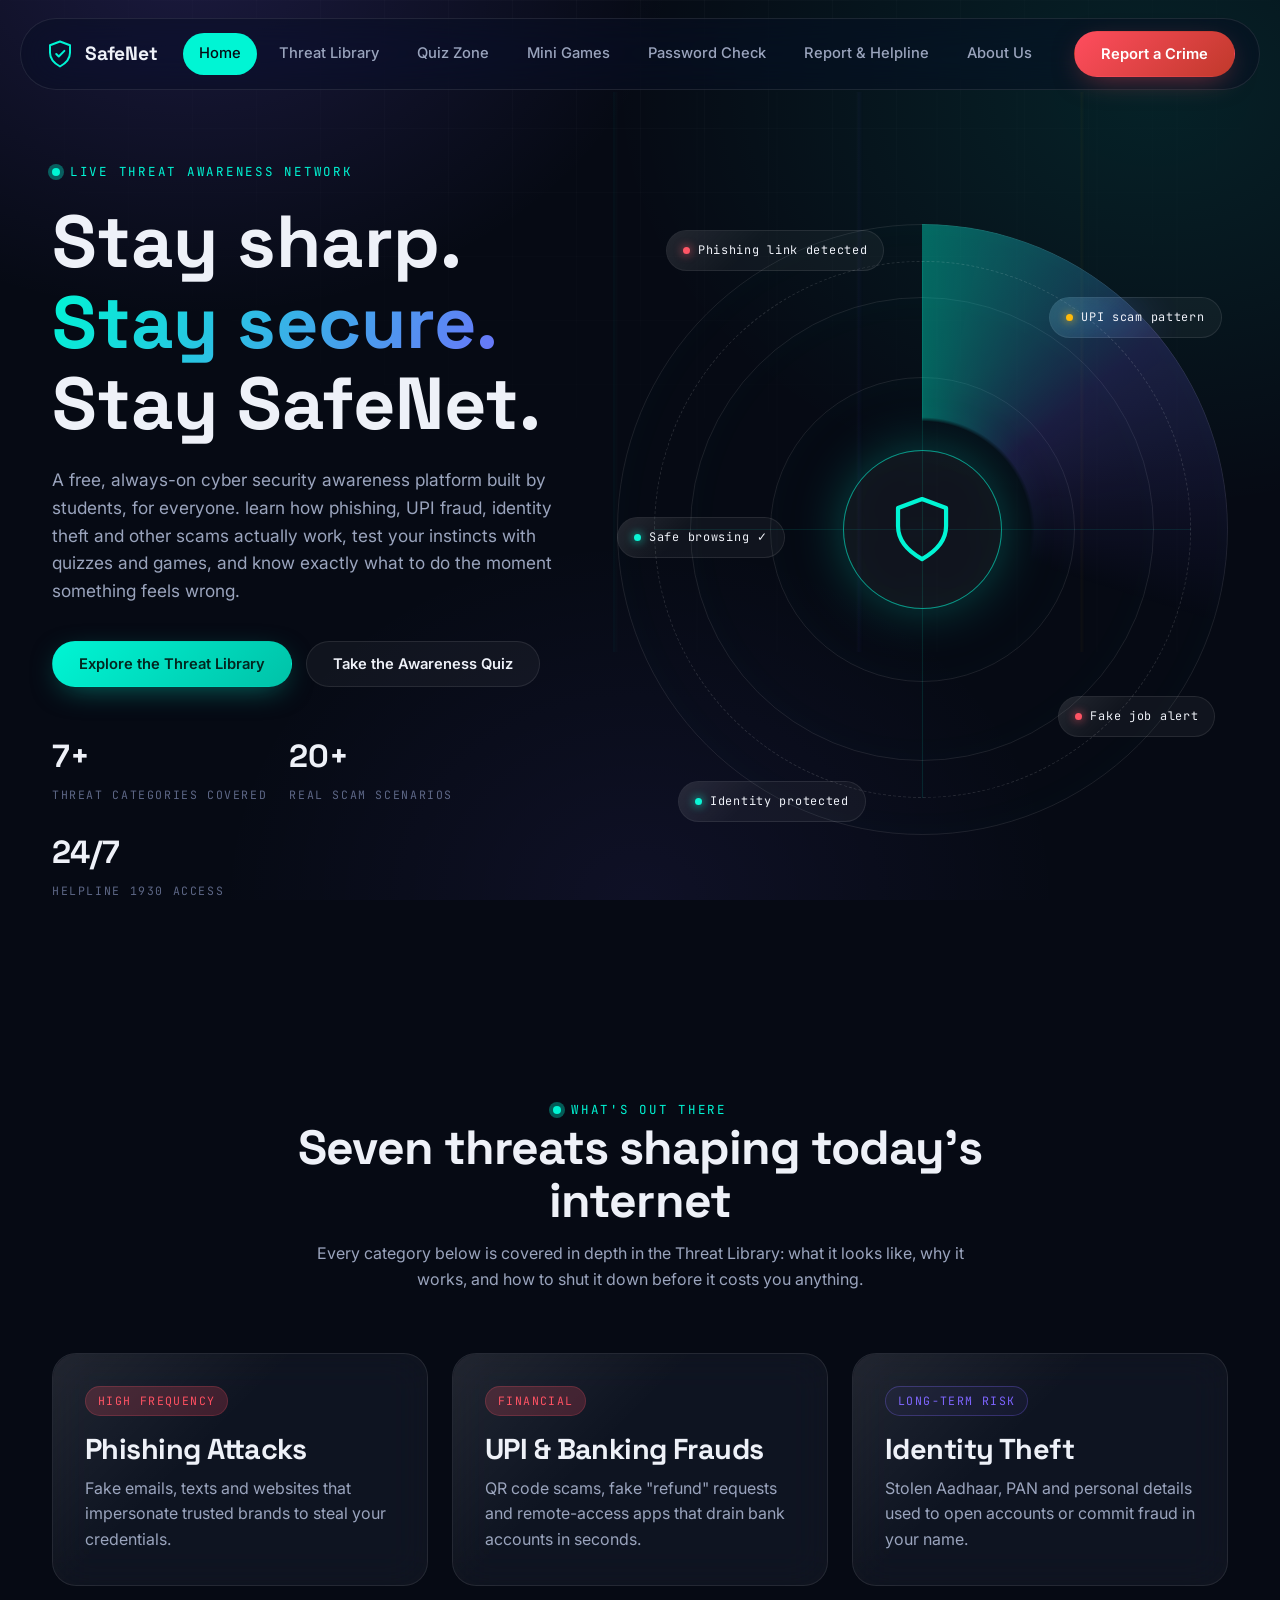
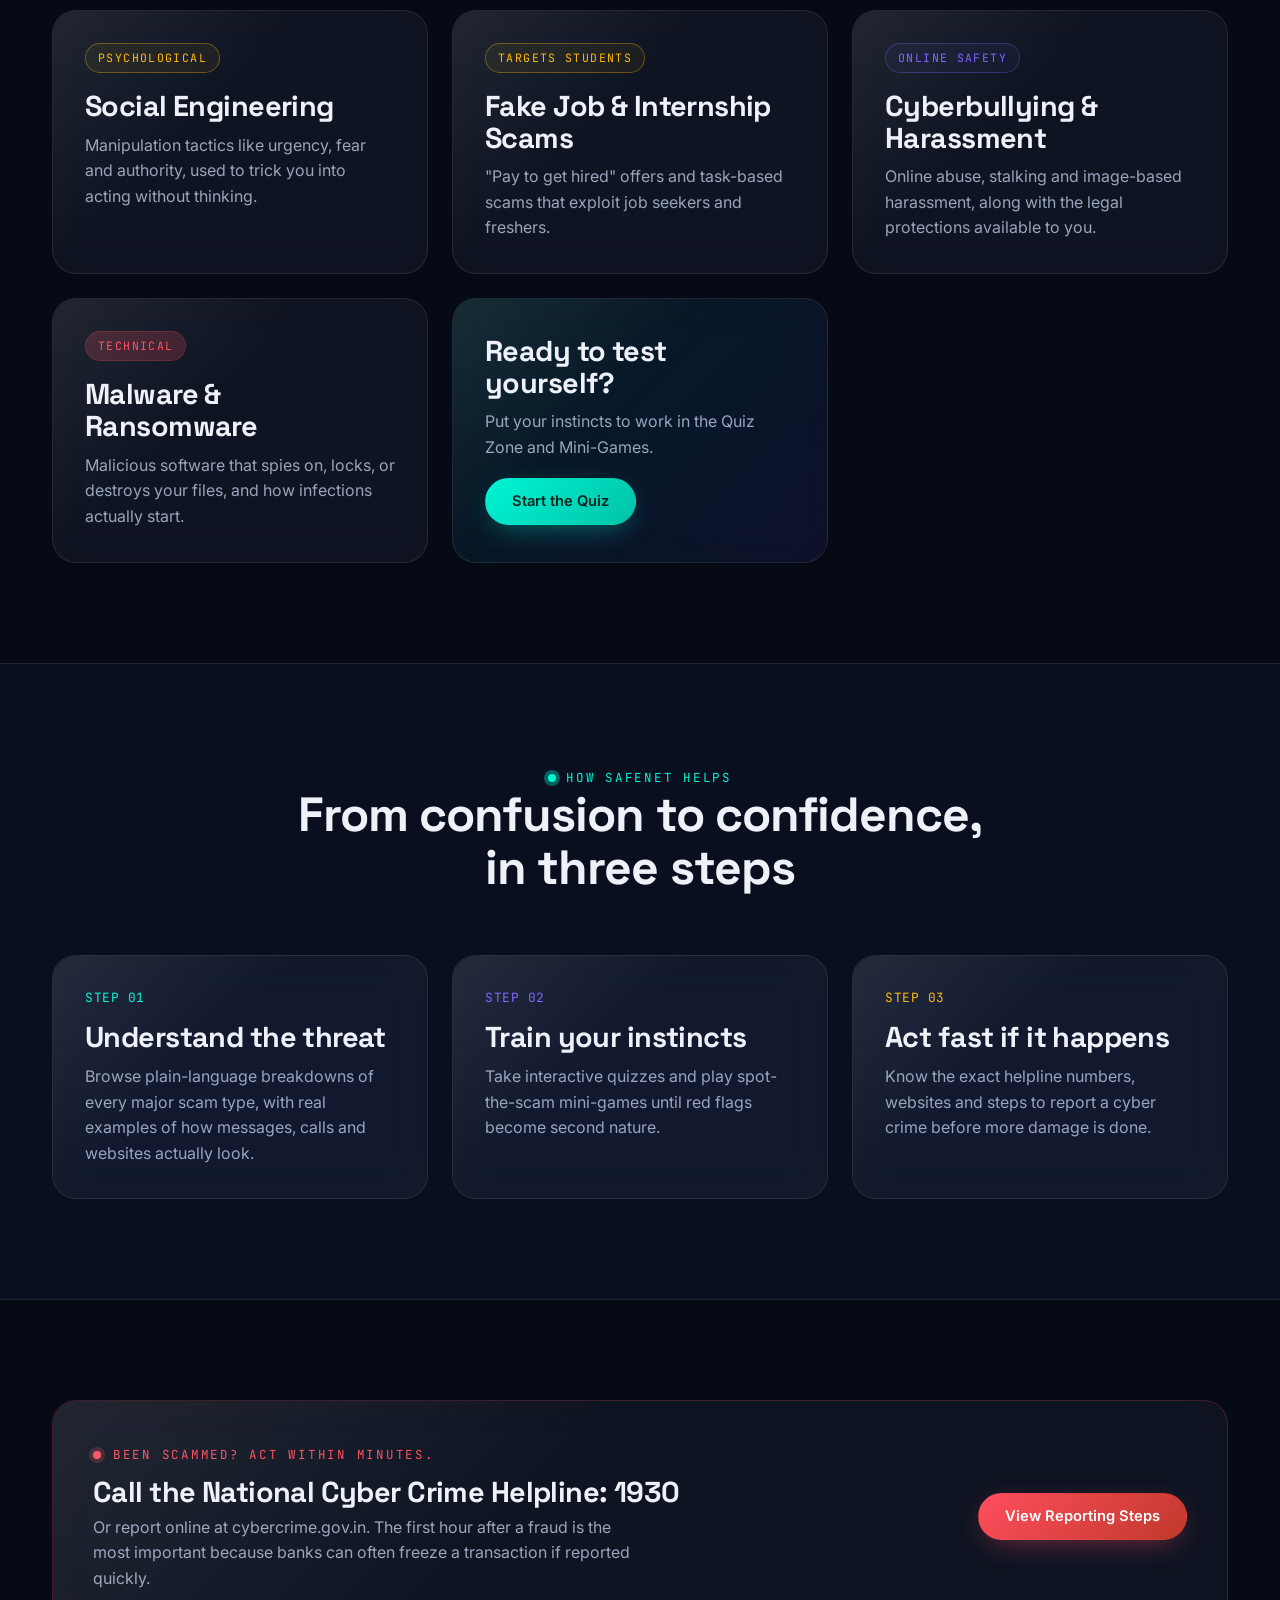
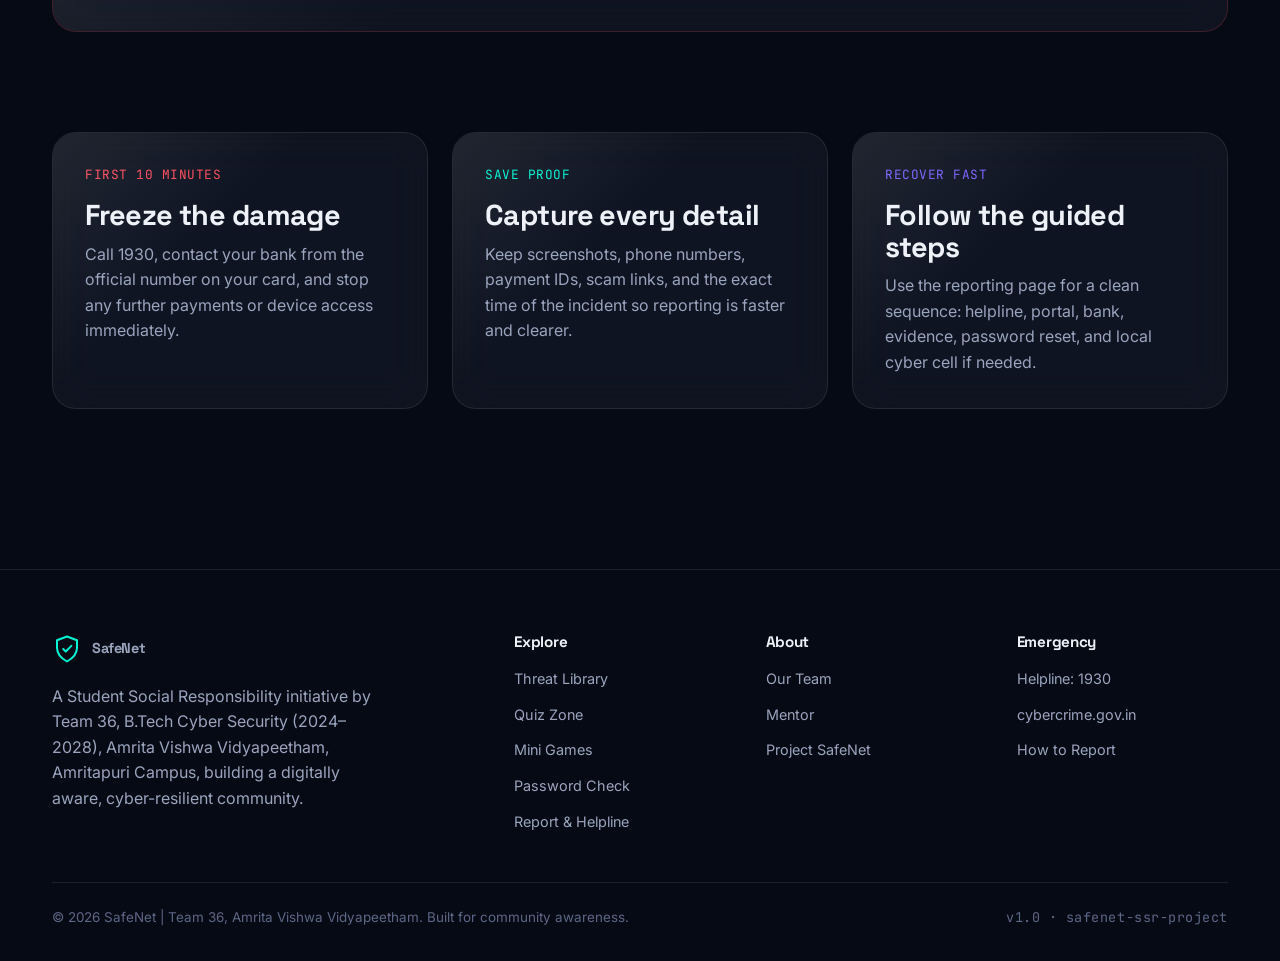
<file: index.html>
<!DOCTYPE html>
<html lang="en">
<head>
<meta charset="UTF-8">
<meta name="viewport" content="width=device-width, initial-scale=1.0">
<title>SafeNet | Digital Security Awareness &amp; Cyber Fraud Prevention</title>
<meta name="description" content="SafeNet is a community cyber security awareness platform to help people spot phishing, UPI fraud, identity theft and more, test themselves with quizzes and mini-games, and know exactly how to report a cyber crime.">
<link rel="preconnect" href="https://fonts.googleapis.com">
<link rel="preconnect" href="https://fonts.gstatic.com" crossorigin>
<link href="https://fonts.googleapis.com/css2?family=Space+Grotesk:wght@500;700&family=Inter:wght@400;500;600;700&family=JetBrains+Mono:wght@400;500&display=swap" rel="stylesheet">
<link rel="stylesheet" href="css/style.css">
<link rel="stylesheet" href="css/hero.css">
</head>
<body>
<div class="ambient-bg"></div>

<!-- ===================== NAVBAR ===================== -->
<header class="navbar">
  <div class="nav-inner">
    <a href="index.html" class="nav-brand">
      <span class="shield">
        <svg viewBox="0 0 24 24" fill="none" xmlns="http://www.w3.org/2000/svg">
          <path d="M12 2L4 5V11C4 16 7.5 19.5 12 22C16.5 19.5 20 16 20 11V5L12 2Z" stroke="#00f5d4" stroke-width="1.6" stroke-linejoin="round"/>
          <path d="M9 12L11 14L15.5 9.5" stroke="#00f5d4" stroke-width="1.6" stroke-linecap="round" stroke-linejoin="round"/>
        </svg>
      </span>
      SafeNet
    </a>
    <nav class="nav-links">
      <a href="index.html">Home</a>
      <a href="learn.html">Threat Library</a>
      <a href="quiz.html">Quiz Zone</a>
      <a href="games.html">Mini Games</a>
      <a href="password.html">Password Check</a>
      <a href="report.html">Report &amp; Helpline</a>
      <a href="about.html">About Us</a>
    </nav>
    <div class="nav-cta">
      <a href="report.html" class="btn btn-danger nav-report-btn">Report a Crime</a>
      <button class="nav-toggle" aria-label="Toggle navigation">☰</button>
    </div>
  </div>
</header>

<!-- ===================== HERO ===================== -->
<section class="hero">
  <div class="container hero-grid">
    <div>
      <span class="eyebrow">Live Threat Awareness Network</span>
      <h1>
        <span class="line">Stay sharp.</span>
        <span class="line gradient-text">Stay secure.</span>
        <span class="line">Stay SafeNet.</span>
      </h1>
      <p class="hero-lede">
        A free, always-on cyber security awareness platform built by students, for everyone.
        learn how phishing, UPI fraud, identity theft and other scams actually work, test your
        instincts with quizzes and games, and know exactly what to do the moment something feels wrong.
      </p>
      <div class="hero-actions">
        <a href="learn.html" class="btn btn-primary">Explore the Threat Library</a>
        <a href="quiz.html" class="btn btn-ghost">Take the Awareness Quiz</a>
      </div>
      <div class="hero-meta">
        <div>
          <div class="stat-value"><span data-count="7" data-suffix="+">0</span></div>
          <div class="stat-label">Threat categories covered</div>
        </div>
        <div>
          <div class="stat-value"><span data-count="20" data-suffix="+">0</span></div>
          <div class="stat-label">Real scam scenarios</div>
        </div>
        <div>
          <div class="stat-value"><span data-count="24" data-suffix="/7">0</span></div>
          <div class="stat-label">Helpline 1930 access</div>
        </div>
      </div>
    </div>

    <!-- Signature radar visual -->
    <div class="radar-wrap" aria-hidden="true">
      <div class="radar-ring r1"></div>
      <div class="radar-ring r2"></div>
      <div class="radar-ring r3"></div>
      <div class="radar-ring r4"></div>
      <div class="radar-sweep"></div>
      <div class="radar-core">
        <svg viewBox="0 0 24 24" fill="none" xmlns="http://www.w3.org/2000/svg">
          <path d="M12 2L4 5V11C4 16 7.5 19.5 12 22C16.5 19.5 20 16 20 11V5L12 2Z" stroke="#00f5d4" stroke-width="1.4" stroke-linejoin="round"/>
        </svg>
      </div>
      <div class="radar-blip blip-1 glass" style="border-radius:100px;"><span class="dot"></span>Phishing link detected</div>
      <div class="radar-blip blip-2 glass" style="border-radius:100px;"><span class="dot"></span>UPI scam pattern</div>
      <div class="radar-blip blip-3 glass" style="border-radius:100px;"><span class="dot"></span>Identity protected</div>
      <div class="radar-blip blip-4 glass" style="border-radius:100px;"><span class="dot"></span>Fake job alert</div>
      <div class="radar-blip blip-5 glass" style="border-radius:100px;"><span class="dot"></span>Safe browsing ✓</div>
    </div>
  </div>
</section>

<!-- ===================== THREAT CATEGORIES ===================== -->
<section class="section">
  <div class="container">
    <div class="section-head reveal">
      <span class="eyebrow">What's out there</span>
      <h2>Seven threats shaping today's internet</h2>
      <p>Every category below is covered in depth in the Threat Library: what it looks like, why it works, and how to shut it down before it costs you anything.</p>
    </div>

    <div class="grid grid-3">
      <a href="learn.html#phishing" class="glass glass-hover card reveal">
        <div class="tag tag-danger">High frequency</div>
        <h3 style="margin:18px 0 10px;">Phishing Attacks</h3>
        <p>Fake emails, texts and websites that impersonate trusted brands to steal your credentials.</p>
      </a>
      <a href="learn.html#upi-fraud" class="glass glass-hover card reveal">
        <div class="tag tag-danger">Financial</div>
        <h3 style="margin:18px 0 10px;">UPI &amp; Banking Frauds</h3>
        <p>QR code scams, fake "refund" requests and remote-access apps that drain bank accounts in seconds.</p>
      </a>
      <a href="learn.html#identity-theft" class="glass glass-hover card reveal">
        <div class="tag tag-violet">Long-term risk</div>
        <h3 style="margin:18px 0 10px;">Identity Theft</h3>
        <p>Stolen Aadhaar, PAN and personal details used to open accounts or commit fraud in your name.</p>
      </a>
      <a href="learn.html#social-engineering" class="glass glass-hover card reveal">
        <div class="tag tag-amber">Psychological</div>
        <h3 style="margin:18px 0 10px;">Social Engineering</h3>
        <p>Manipulation tactics like urgency, fear and authority, used to trick you into acting without thinking.</p>
      </a>
      <a href="learn.html#job-scams" class="glass glass-hover card reveal">
        <div class="tag tag-amber">Targets students</div>
        <h3 style="margin:18px 0 10px;">Fake Job &amp; Internship Scams</h3>
        <p>"Pay to get hired" offers and task-based scams that exploit job seekers and freshers.</p>
      </a>
      <a href="learn.html#cyberbullying" class="glass glass-hover card reveal">
        <div class="tag tag-violet">Online safety</div>
        <h3 style="margin:18px 0 10px;">Cyberbullying &amp; Harassment</h3>
        <p>Online abuse, stalking and image-based harassment, along with the legal protections available to you.</p>
      </a>
      <a href="learn.html#malware" class="glass glass-hover card reveal">
        <div class="tag tag-danger">Technical</div>
        <h3 style="margin:18px 0 10px;">Malware &amp; Ransomware</h3>
        <p>Malicious software that spies on, locks, or destroys your files, and how infections actually start.</p>
      </a>
      <div class="glass card reveal" style="display:flex; flex-direction:column; justify-content:center; align-items:flex-start; background:linear-gradient(135deg, rgba(0,245,212,0.08), rgba(123,97,255,0.08));">
        <h3 style="margin-bottom:10px;">Ready to test yourself?</h3>
        <p style="margin-bottom:18px;">Put your instincts to work in the Quiz Zone and Mini-Games.</p>
        <a href="quiz.html" class="btn btn-primary">Start the Quiz</a>
      </div>
    </div>
  </div>
</section>

<!-- ===================== HOW IT WORKS / 3-STEP ===================== -->
<section class="section" style="background:var(--bg-elevated); border-top:1px solid var(--glass-border); border-bottom:1px solid var(--glass-border);">
  <div class="container">
    <div class="section-head reveal">
      <span class="eyebrow">How SafeNet helps</span>
      <h2>From confusion to confidence, in three steps</h2>
    </div>
    <div class="grid grid-3">
      <div class="glass card reveal">
        <div class="mono" style="color:var(--teal); font-size:0.8rem; margin-bottom:14px;">STEP 01</div>
        <h3 style="margin-bottom:10px;">Understand the threat</h3>
        <p>Browse plain-language breakdowns of every major scam type, with real examples of how messages, calls and websites actually look.</p>
      </div>
      <div class="glass card reveal">
        <div class="mono" style="color:var(--violet); font-size:0.8rem; margin-bottom:14px;">STEP 02</div>
        <h3 style="margin-bottom:10px;">Train your instincts</h3>
        <p>Take interactive quizzes and play spot-the-scam mini-games until red flags become second nature.</p>
      </div>
      <div class="glass card reveal">
        <div class="mono" style="color:var(--amber); font-size:0.8rem; margin-bottom:14px;">STEP 03</div>
        <h3 style="margin-bottom:10px;">Act fast if it happens</h3>
        <p>Know the exact helpline numbers, websites and steps to report a cyber crime before more damage is done.</p>
      </div>
    </div>
  </div>
</section>

<!-- ===================== EMERGENCY STRIP ===================== -->
<section class="section">
  <div class="container">
      <div class="glass section-card section-card-cta reveal" style="border-color: var(--danger-dim);">
        <div>
          <span class="eyebrow has-custom-dot" style="color:var(--danger);"><span style="background:var(--danger); box-shadow:0 0 0 4px var(--danger-dim);" class="dot-eyebrow"></span>Been scammed? Act within minutes.</span>
          <h3 style="margin-top:10px;">Call the National Cyber Crime Helpline: 1930</h3>
          <p style="margin-top:6px; max-width:540px;">Or report online at cybercrime.gov.in. The first hour after a fraud is the most important because banks can often freeze a transaction if reported quickly.</p>
        </div>
        <a href="report.html" class="btn btn-danger">View Reporting Steps</a>
      </div>
    </div>
  </section>

<section class="section" style="padding-top:0;">
  <div class="container">
    <div class="grid grid-3">
      <div class="glass card reveal">
        <div class="mono" style="color:var(--danger); font-size:0.8rem; margin-bottom:14px;">FIRST 10 MINUTES</div>
        <h3 style="margin-bottom:10px;">Freeze the damage</h3>
        <p>Call 1930, contact your bank from the official number on your card, and stop any further payments or device access immediately.</p>
      </div>
      <div class="glass card reveal">
        <div class="mono" style="color:var(--teal); font-size:0.8rem; margin-bottom:14px;">SAVE PROOF</div>
        <h3 style="margin-bottom:10px;">Capture every detail</h3>
        <p>Keep screenshots, phone numbers, payment IDs, scam links, and the exact time of the incident so reporting is faster and clearer.</p>
      </div>
      <div class="glass card reveal">
        <div class="mono" style="color:var(--violet); font-size:0.8rem; margin-bottom:14px;">RECOVER FAST</div>
        <h3 style="margin-bottom:10px;">Follow the guided steps</h3>
        <p>Use the reporting page for a clean sequence: helpline, portal, bank, evidence, password reset, and local cyber cell if needed.</p>
      </div>
    </div>
  </div>
</section>

<!-- ===================== FOOTER ===================== -->
<footer class="footer">
  <div class="container">
    <div class="footer-grid">
      <div>
        <a href="index.html" class="nav-brand" style="margin-bottom:14px; display:inline-flex;">
          <span class="shield">
            <svg viewBox="0 0 24 24" fill="none" xmlns="http://www.w3.org/2000/svg">
              <path d="M12 2L4 5V11C4 16 7.5 19.5 12 22C16.5 19.5 20 16 20 11V5L12 2Z" stroke="#00f5d4" stroke-width="1.6" stroke-linejoin="round"/>
              <path d="M9 12L11 14L15.5 9.5" stroke="#00f5d4" stroke-width="1.6" stroke-linecap="round" stroke-linejoin="round"/>
            </svg>
          </span>
          SafeNet
        </a>
        <p style="max-width:340px; margin-top:6px;">A Student Social Responsibility initiative by Team 36, B.Tech Cyber Security (2024–2028), Amrita Vishwa Vidyapeetham, Amritapuri Campus, building a digitally aware, cyber-resilient community.</p>
      </div>
      <div>
        <h4>Explore</h4>
        <ul>
          <li><a href="learn.html">Threat Library</a></li>
          <li><a href="quiz.html">Quiz Zone</a></li>
          <li><a href="games.html">Mini Games</a></li>
          <li><a href="password.html">Password Check</a></li>
          <li><a href="report.html">Report &amp; Helpline</a></li>
        </ul>
      </div>
      <div>
        <h4>About</h4>
        <ul>
          <li><a href="about.html">Our Team</a></li>
          <li><a href="about.html#mentor">Mentor</a></li>
          <li><a href="about.html#project">Project SafeNet</a></li>
        </ul>
      </div>
      <div>
        <h4>Emergency</h4>
        <ul>
          <li><a href="report.html">Helpline: 1930</a></li>
          <li><a href="https://cybercrime.gov.in" target="_blank" rel="noopener">cybercrime.gov.in</a></li>
          <li><a href="report.html#steps">How to Report</a></li>
        </ul>
      </div>
    </div>
    <div class="footer-bottom">
      <span>© 2026 SafeNet | Team 36, Amrita Vishwa Vidyapeetham. Built for community awareness.</span>
      <span class="mono">v1.0 · safenet-ssr-project</span>
    </div>
  </div>
</footer>

<script src="js/main.js"></script>
</body>
</html>
</file>
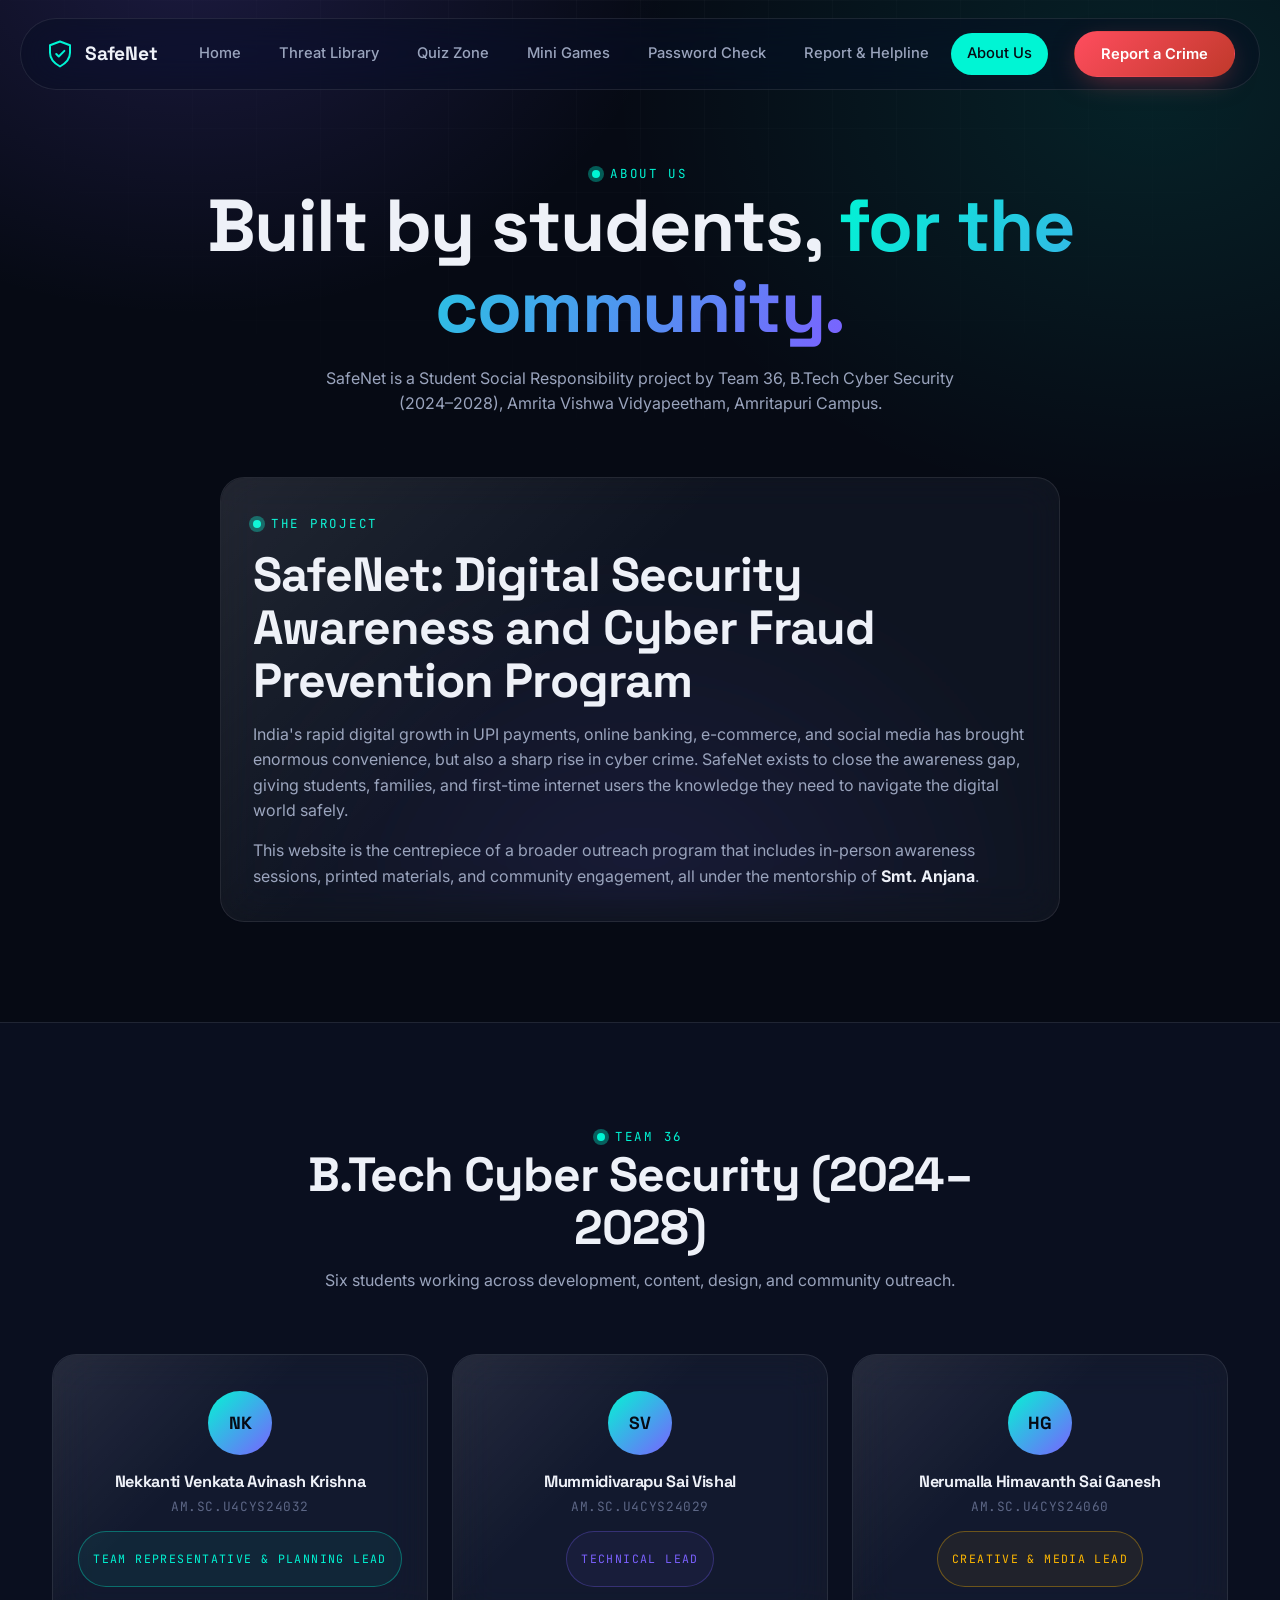
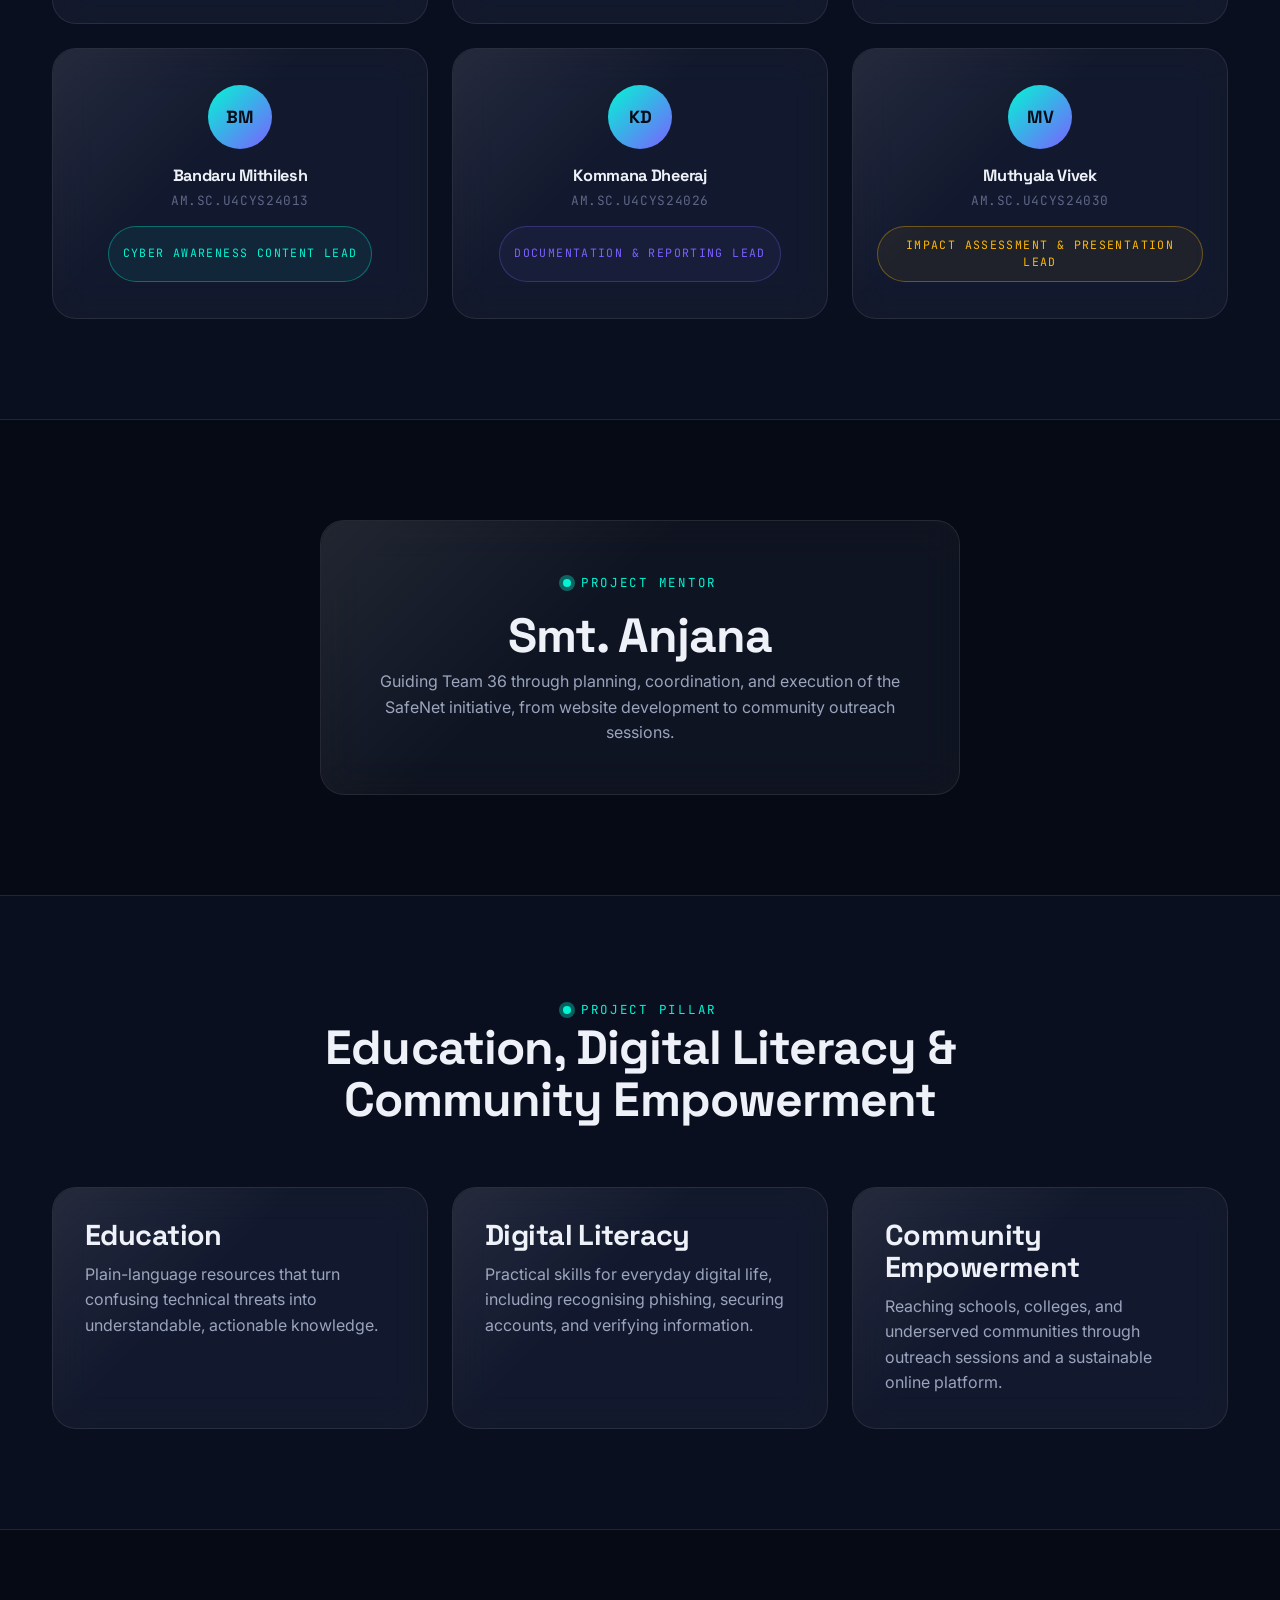
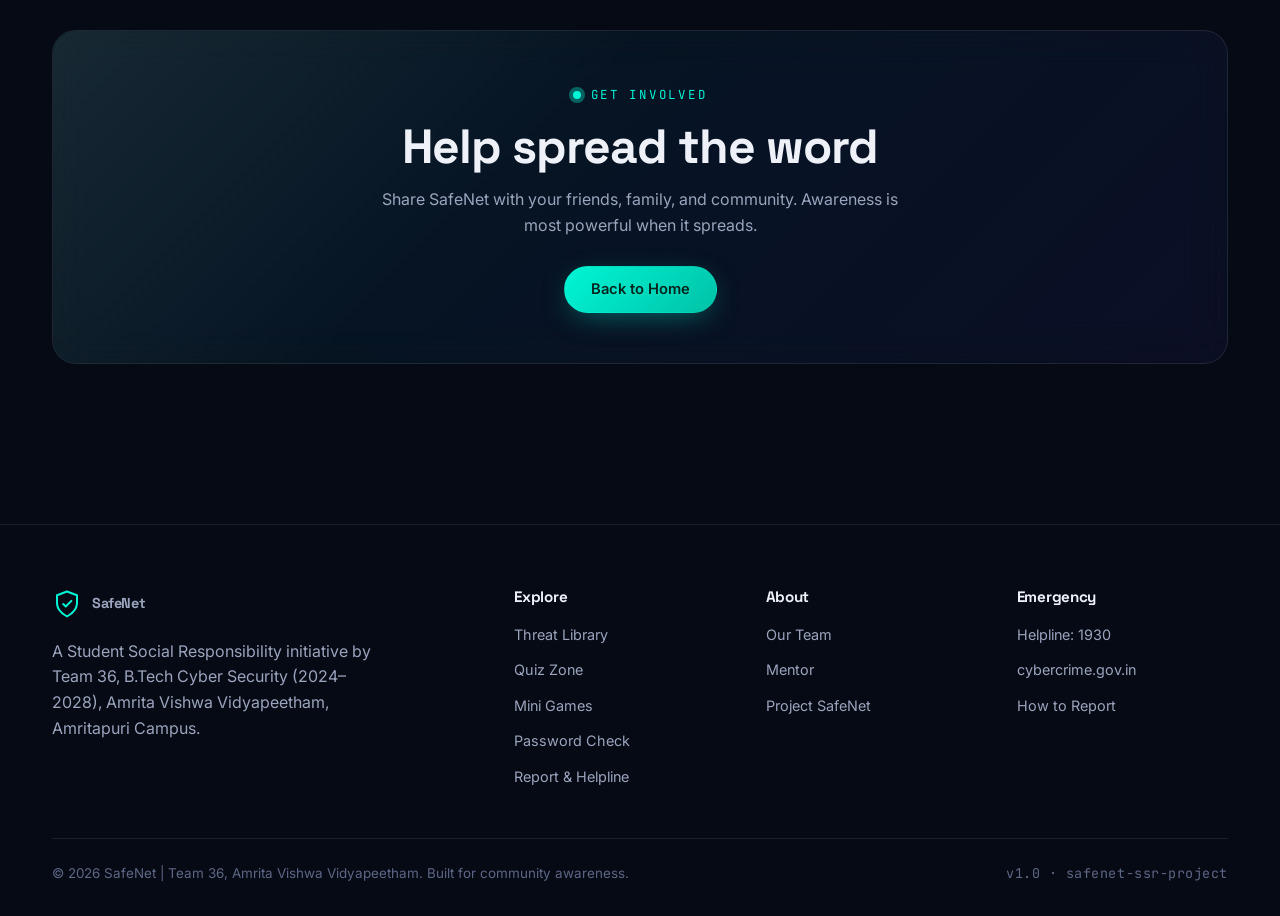
<file: about.html>
<!DOCTYPE html>
<html lang="en">
<head>
<meta charset="UTF-8">
<meta name="viewport" content="width=device-width, initial-scale=1.0">
<title>About Us | SafeNet</title>
<meta name="description" content="Meet Team 36, B.Tech Cyber Security students at Amrita Vishwa Vidyapeetham, Amritapuri, behind the SafeNet digital security awareness project.">
<link rel="preconnect" href="https://fonts.googleapis.com">
<link rel="preconnect" href="https://fonts.gstatic.com" crossorigin>
<link href="https://fonts.googleapis.com/css2?family=Space+Grotesk:wght@500;700&family=Inter:wght@400;500;600;700&family=JetBrains+Mono:wght@400;500&display=swap" rel="stylesheet">
<link rel="stylesheet" href="css/style.css">
<link rel="stylesheet" href="css/about.css">
</head>
<body>
<div class="ambient-bg"></div>

<header class="navbar">
  <div class="nav-inner">
    <a href="index.html" class="nav-brand">
      <span class="shield">
        <svg viewBox="0 0 24 24" fill="none" xmlns="http://www.w3.org/2000/svg">
          <path d="M12 2L4 5V11C4 16 7.5 19.5 12 22C16.5 19.5 20 16 20 11V5L12 2Z" stroke="#00f5d4" stroke-width="1.6" stroke-linejoin="round"/>
          <path d="M9 12L11 14L15.5 9.5" stroke="#00f5d4" stroke-width="1.6" stroke-linecap="round" stroke-linejoin="round"/>
        </svg>
      </span>
      SafeNet
    </a>
    <nav class="nav-links">
      <a href="index.html">Home</a>
      <a href="learn.html">Threat Library</a>
      <a href="quiz.html">Quiz Zone</a>
      <a href="games.html">Mini Games</a>
      <a href="password.html">Password Check</a>
      <a href="report.html">Report &amp; Helpline</a>
      <a href="about.html" class="active">About Us</a>
    </nav>
    <div class="nav-cta">
      <a href="report.html" class="btn btn-danger nav-report-btn">Report a Crime</a>
      <button class="nav-toggle" aria-label="Toggle navigation">☰</button>
    </div>
  </div>
</header>

<section class="page-header">
  <div class="container">
    <span class="eyebrow">About Us</span>
    <h1>Built by students, <span class="gradient-text">for the community.</span></h1>
    <p>SafeNet is a Student Social Responsibility project by Team 36, B.Tech Cyber Security (2024–2028), Amrita Vishwa Vidyapeetham, Amritapuri Campus.</p>
  </div>
</section>

<!-- ===================== PROJECT OVERVIEW ===================== -->
<section class="section" id="project" style="padding-top:0;">
  <div class="container">
    <div class="glass card reveal" style="max-width:840px; margin:0 auto;">
      <span class="eyebrow">The project</span>
      <h2 style="margin:14px 0;">SafeNet: Digital Security Awareness and Cyber Fraud Prevention Program</h2>
      <p>India's rapid digital growth in UPI payments, online banking, e-commerce, and social media has brought enormous convenience, but also a sharp rise in cyber crime. SafeNet exists to close the awareness gap, giving students, families, and first-time internet users the knowledge they need to navigate the digital world safely.</p>
      <p style="margin-top:14px;">This website is the centrepiece of a broader outreach program that includes in-person awareness sessions, printed materials, and community engagement, all under the mentorship of <strong style="color:var(--text-primary);">Smt. Anjana</strong>.</p>
    </div>
  </div>
</section>

<!-- ===================== TEAM GRID ===================== -->
<section class="section" style="background:var(--bg-elevated); border-top:1px solid var(--glass-border); border-bottom:1px solid var(--glass-border);">
  <div class="container">
    <div class="section-head reveal">
      <span class="eyebrow">Team 36</span>
      <h2>B.Tech Cyber Security (2024–2028)</h2>
      <p>Six students working across development, content, design, and community outreach.</p>
    </div>

    <div class="grid grid-3">
      <div class="glass card team-card reveal">
        <div class="team-avatar">NK</div>
        <h3>Nekkanti Venkata Avinash Krishna</h3>
        <div class="team-id mono">AM.SC.U4CYS24032</div>
        <div class="tag tag-teal team-role">Team Representative &amp; Planning Lead</div>
      </div>
      <div class="glass card team-card reveal">
        <div class="team-avatar">SV</div>
        <h3>Mummidivarapu Sai Vishal</h3>
        <div class="team-id mono">AM.SC.U4CYS24029</div>
        <div class="tag tag-violet team-role">Technical Lead</div>
      </div>
      <div class="glass card team-card reveal">
        <div class="team-avatar">HG</div>
        <h3>Nerumalla Himavanth Sai Ganesh</h3>
        <div class="team-id mono">AM.SC.U4CYS24060</div>
        <div class="tag tag-amber team-role">Creative &amp; Media Lead</div>
      </div>
      <div class="glass card team-card reveal">
        <div class="team-avatar">BM</div>
        <h3>Bandaru Mithilesh</h3>
        <div class="team-id mono">AM.SC.U4CYS24013</div>
        <div class="tag tag-teal team-role">Cyber Awareness Content Lead</div>
      </div>
      <div class="glass card team-card reveal">
        <div class="team-avatar">KD</div>
        <h3>Kommana Dheeraj</h3>
        <div class="team-id mono">AM.SC.U4CYS24026</div>
        <div class="tag tag-violet team-role">Documentation &amp; Reporting Lead</div>
      </div>
      <div class="glass card team-card reveal">
        <div class="team-avatar">MV</div>
        <h3>Muthyala Vivek</h3>
        <div class="team-id mono">AM.SC.U4CYS24030</div>
        <div class="tag tag-amber team-role">Impact Assessment &amp; Presentation Lead</div>
      </div>
    </div>
  </div>
</section>

<!-- ===================== MENTOR ===================== -->
<section class="section" id="mentor">
  <div class="container">
    <div class="glass card reveal" style="max-width:640px; margin:0 auto; text-align:center; padding:48px;">
      <span class="eyebrow">Project Mentor</span>
      <h2 style="margin:16px 0 6px;">Smt. Anjana</h2>
      <p>Guiding Team 36 through planning, coordination, and execution of the SafeNet initiative, from website development to community outreach sessions.</p>
    </div>
  </div>
</section>

<!-- ===================== PILLAR ===================== -->
<section class="section" style="background:var(--bg-elevated); border-top:1px solid var(--glass-border); border-bottom:1px solid var(--glass-border);">
  <div class="container">
    <div class="section-head reveal">
      <span class="eyebrow">Project pillar</span>
      <h2>Education, Digital Literacy &amp; Community Empowerment</h2>
    </div>
    <div class="grid grid-3">
      <div class="glass card reveal">
        <h3 style="margin-bottom:10px;">Education</h3>
        <p>Plain-language resources that turn confusing technical threats into understandable, actionable knowledge.</p>
      </div>
      <div class="glass card reveal">
        <h3 style="margin-bottom:10px;">Digital Literacy</h3>
        <p>Practical skills for everyday digital life, including recognising phishing, securing accounts, and verifying information.</p>
      </div>
      <div class="glass card reveal">
        <h3 style="margin-bottom:10px;">Community Empowerment</h3>
        <p>Reaching schools, colleges, and underserved communities through outreach sessions and a sustainable online platform.</p>
      </div>
    </div>
  </div>
</section>

<section class="section">
  <div class="container">
    <div class="glass page-cta reveal">
      <span class="eyebrow">Get involved</span>
      <h2 style="margin:14px 0;">Help spread the word</h2>
      <p style="max-width:520px; margin:0 auto 28px;">Share SafeNet with your friends, family, and community. Awareness is most powerful when it spreads.</p>
      <a href="index.html" class="btn btn-primary">Back to Home</a>
    </div>
  </div>
</section>

<footer class="footer">
  <div class="container">
    <div class="footer-grid">
      <div>
        <a href="index.html" class="nav-brand" style="margin-bottom:14px; display:inline-flex;">
          <span class="shield">
            <svg viewBox="0 0 24 24" fill="none" xmlns="http://www.w3.org/2000/svg">
              <path d="M12 2L4 5V11C4 16 7.5 19.5 12 22C16.5 19.5 20 16 20 11V5L12 2Z" stroke="#00f5d4" stroke-width="1.6" stroke-linejoin="round"/>
              <path d="M9 12L11 14L15.5 9.5" stroke="#00f5d4" stroke-width="1.6" stroke-linecap="round" stroke-linejoin="round"/>
            </svg>
          </span>
          SafeNet
        </a>
        <p style="max-width:340px; margin-top:6px;">A Student Social Responsibility initiative by Team 36, B.Tech Cyber Security (2024–2028), Amrita Vishwa Vidyapeetham, Amritapuri Campus.</p>
      </div>
      <div>
        <h4>Explore</h4>
        <ul>
          <li><a href="learn.html">Threat Library</a></li>
          <li><a href="quiz.html">Quiz Zone</a></li>
          <li><a href="games.html">Mini Games</a></li>
          <li><a href="password.html">Password Check</a></li>
          <li><a href="report.html">Report &amp; Helpline</a></li>
        </ul>
      </div>
      <div>
        <h4>About</h4>
        <ul>
          <li><a href="about.html">Our Team</a></li>
          <li><a href="about.html#mentor">Mentor</a></li>
          <li><a href="about.html#project">Project SafeNet</a></li>
        </ul>
      </div>
      <div>
        <h4>Emergency</h4>
        <ul>
          <li><a href="report.html">Helpline: 1930</a></li>
          <li><a href="https://cybercrime.gov.in" target="_blank" rel="noopener">cybercrime.gov.in</a></li>
          <li><a href="report.html#steps">How to Report</a></li>
        </ul>
      </div>
    </div>
    <div class="footer-bottom">
      <span>© 2026 SafeNet | Team 36, Amrita Vishwa Vidyapeetham. Built for community awareness.</span>
      <span class="mono">v1.0 · safenet-ssr-project</span>
    </div>
  </div>
</footer>

<script src="js/main.js"></script>
</body>
</html>
</file>
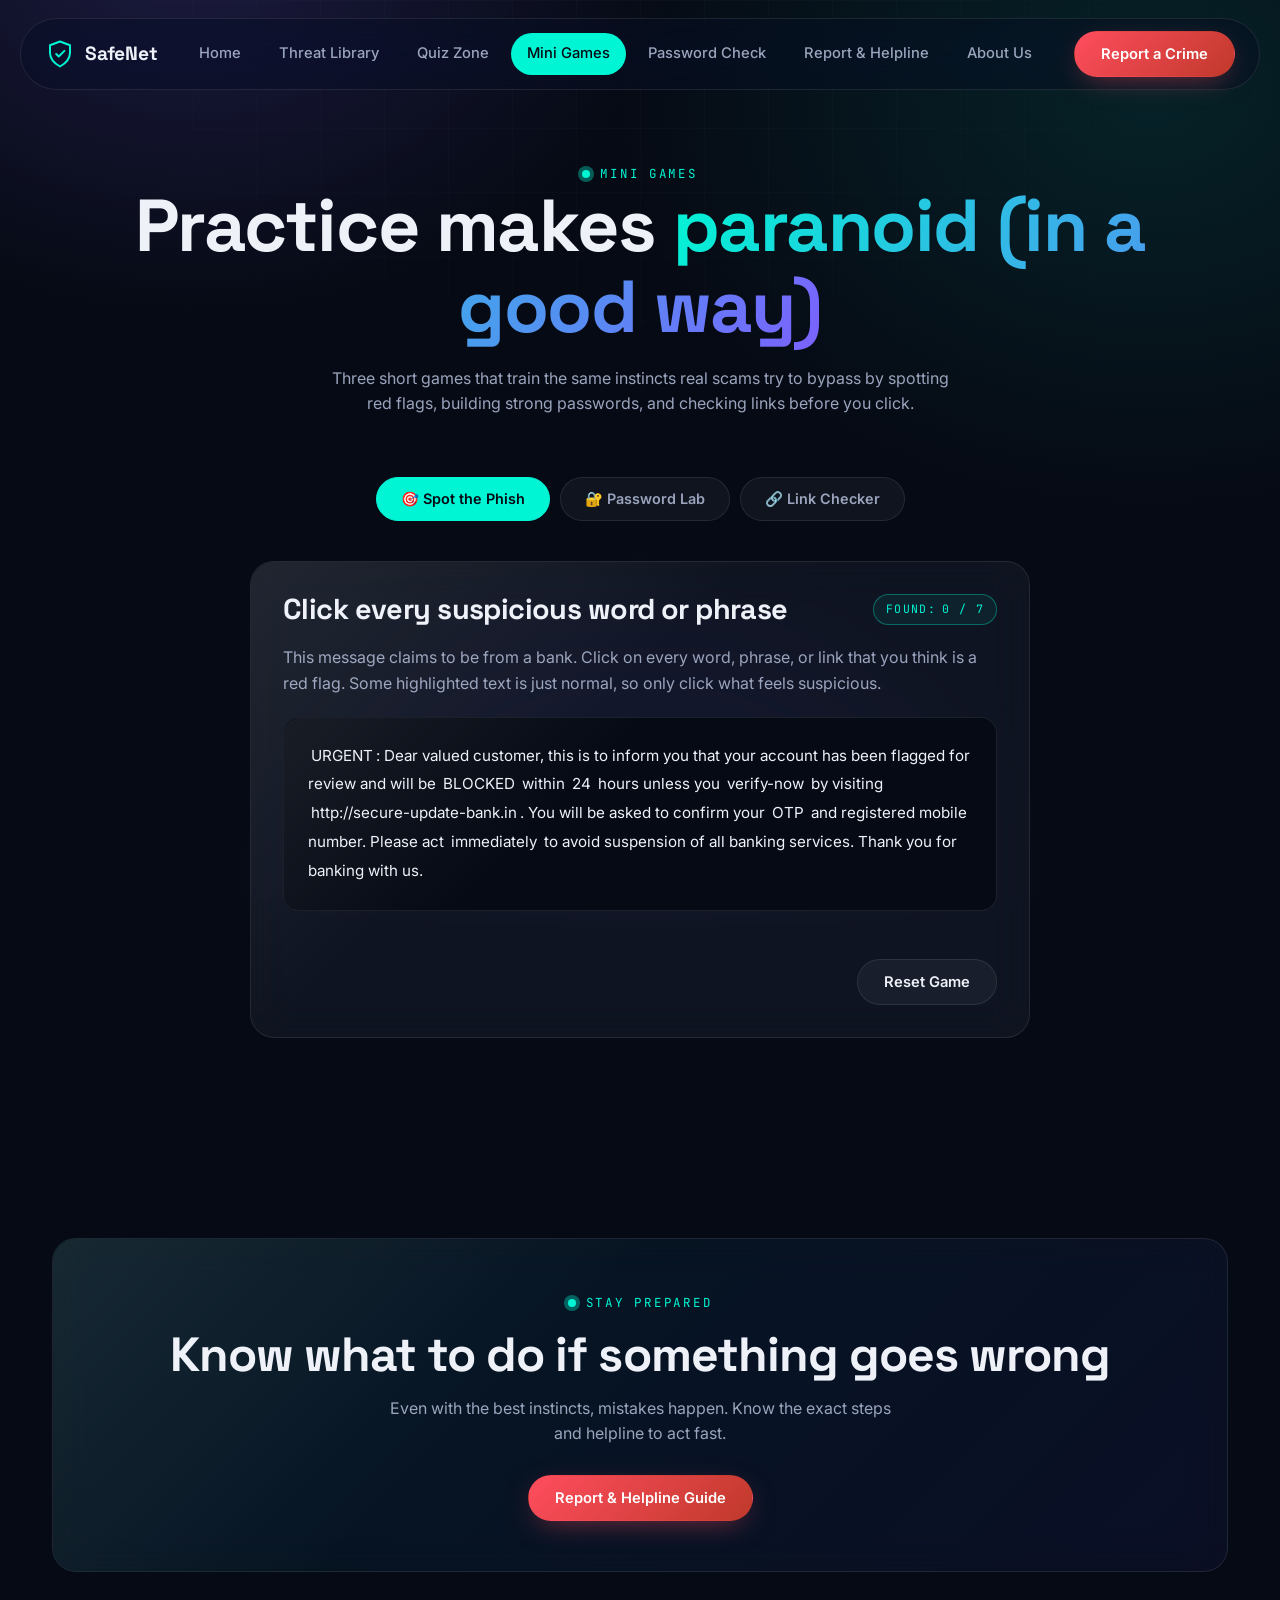
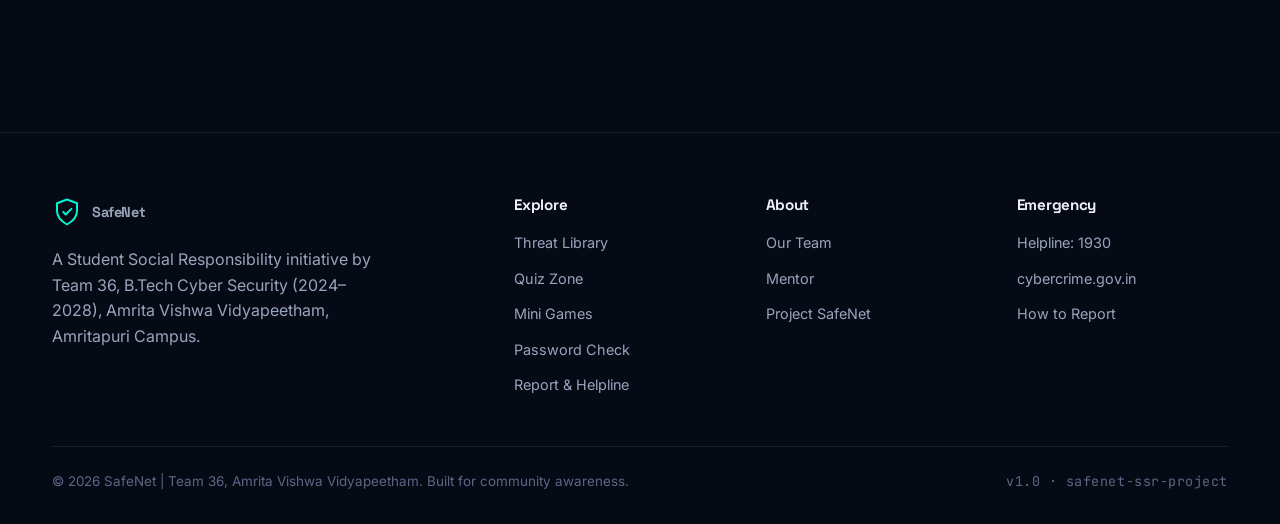
<file: games.html>
<!DOCTYPE html>
<html lang="en">
<head>
<meta charset="UTF-8">
<meta name="viewport" content="width=device-width, initial-scale=1.0">
<title>Mini Games | SafeNet</title>
<meta name="description" content="Play Spot the Phish, Password Strength Lab and Link Checker, interactive mini-games that build real cyber security instincts.">
<link rel="preconnect" href="https://fonts.googleapis.com">
<link rel="preconnect" href="https://fonts.gstatic.com" crossorigin>
<link href="https://fonts.googleapis.com/css2?family=Space+Grotesk:wght@500;700&family=Inter:wght@400;500;600;700&family=JetBrains+Mono:wght@400;500&display=swap" rel="stylesheet">
<link rel="stylesheet" href="css/style.css">
<link rel="stylesheet" href="css/games.css">
</head>
<body>
<div class="ambient-bg"></div>

<header class="navbar">
  <div class="nav-inner">
    <a href="index.html" class="nav-brand">
      <span class="shield">
        <svg viewBox="0 0 24 24" fill="none" xmlns="http://www.w3.org/2000/svg">
          <path d="M12 2L4 5V11C4 16 7.5 19.5 12 22C16.5 19.5 20 16 20 11V5L12 2Z" stroke="#00f5d4" stroke-width="1.6" stroke-linejoin="round"/>
          <path d="M9 12L11 14L15.5 9.5" stroke="#00f5d4" stroke-width="1.6" stroke-linecap="round" stroke-linejoin="round"/>
        </svg>
      </span>
      SafeNet
    </a>
    <nav class="nav-links">
      <a href="index.html">Home</a>
      <a href="learn.html">Threat Library</a>
      <a href="quiz.html">Quiz Zone</a>
      <a href="games.html" class="active">Mini Games</a>
      <a href="password.html">Password Check</a>
      <a href="report.html">Report &amp; Helpline</a>
      <a href="about.html">About Us</a>
    </nav>
    <div class="nav-cta">
      <a href="report.html" class="btn btn-danger nav-report-btn">Report a Crime</a>
      <button class="nav-toggle" aria-label="Toggle navigation">☰</button>
    </div>
  </div>
</header>

<section class="page-header">
  <div class="container">
    <span class="eyebrow">Mini Games</span>
    <h1>Practice makes <span class="gradient-text">paranoid (in a good way)</span></h1>
    <p>Three short games that train the same instincts real scams try to bypass by spotting red flags, building strong passwords, and checking links before you click.</p>
  </div>
</section>

<section class="section" style="padding-top:0;">
  <div class="container">
    <div class="game-tabs reveal">
      <button class="game-tab active" data-target="panelPhish">🎯 Spot the Phish</button>
      <button class="game-tab" data-target="panelPassword">🔐 Password Lab</button>
      <button class="game-tab" data-target="panelLinks">🔗 Link Checker</button>
    </div>

    <!-- ================= GAME 1: SPOT THE PHISH ================= -->
    <div class="game-panel active" id="panelPhish">
      <div class="glass card reveal" style="max-width:780px; margin:0 auto;">
        <div class="phish-status">
          <h3>Click every suspicious word or phrase</h3>
          <div class="tag tag-teal">Found: <span id="phishScore">0 / 7</span></div>
        </div>
        <p style="margin-bottom:20px;">This message claims to be from a bank. Click on every word, phrase, or link that you think is a red flag. Some highlighted text is just normal, so only click what feels suspicious.</p>

        <div class="phish-message glass" id="phishMessage">
          <span class="phish-word" data-flag="URGENT">URGENT</span>: Dear valued customer, this is to inform you that your account has been flagged for review and will be <span class="phish-word" data-flag="BLOCKED">BLOCKED</span> within <span class="phish-word" data-flag="24">24</span> hours unless you <span class="phish-word" data-flag="verify-now">verify-now</span> by visiting <span class="phish-word" data-flag="http://secure-update-bank.in">http://secure-update-bank.in</span>. You will be asked to confirm your <span class="phish-word" data-flag="OTP">OTP</span> and registered mobile number. Please act <span class="phish-word" data-flag="immediately">immediately</span> to avoid suspension of all banking services. Thank you for banking with us.
        </div>

        <div class="phish-found-list">
          <div class="phish-found-item" data-flag="URGENT"><span class="icon">✓</span>"URGENT" in caps, designed to trigger panic and rushed decisions.</div>
          <div class="phish-found-item" data-flag="BLOCKED"><span class="icon">✓</span>"BLOCKED" uses fear-based language to pressure immediate action.</div>
          <div class="phish-found-item" data-flag="24"><span class="icon">✓</span>"within 24 hours" creates an artificial deadline to prevent careful thinking.</div>
          <div class="phish-found-item" data-flag="verify-now"><span class="icon">✓</span>"verify-now" is a vague call to action pushing you toward a link.</div>
          <div class="phish-found-item" data-flag="http://secure-update-bank.in"><span class="icon">✓</span>The link uses HTTP and a generic domain, not your real bank's official site.</div>
          <div class="phish-found-item" data-flag="OTP"><span class="icon">✓</span>Asking to "confirm OTP" is suspicious because no bank ever needs your OTP to "verify" anything.</div>
          <div class="phish-found-item" data-flag="immediately"><span class="icon">✓</span>"act immediately" is another urgency trigger meant to bypass careful thinking.</div>
        </div>

        <div style="margin-top:24px; display:flex; justify-content:flex-end;">
          <button class="btn btn-ghost" id="phishRestart">Reset Game</button>
        </div>
      </div>
    </div>

    <!-- ================= GAME 2: PASSWORD LAB ================= -->
    <div class="game-panel" id="panelPassword">
      <div class="glass card reveal" style="max-width:640px; margin:0 auto;">
        <h3 style="margin-bottom:8px;">Test your password strength</h3>
        <p style="margin-bottom:24px;">Type a password below. It's never sent anywhere; everything happens right here in your browser. Then see how it holds up against common cracking checks.</p>

        <div class="pw-input-wrap">
          <input type="password" id="pwInput" placeholder="Type a password to test..." autocomplete="off">
          <button class="pw-toggle" id="pwToggle" aria-label="Show password">👁️</button>
        </div>

        <div class="pw-meter"><div class="pw-meter-fill" id="pwMeterFill"></div></div>
        <div class="pw-label" id="pwLabel">Enter a password to test</div>

        <div class="pw-checks">
          <div class="pw-check" id="checkLength"><span class="icon">✓</span>At least 12 characters</div>
          <div class="pw-check" id="checkUpper"><span class="icon">✓</span>Contains uppercase letter</div>
          <div class="pw-check" id="checkLower"><span class="icon">✓</span>Contains lowercase letter</div>
          <div class="pw-check" id="checkNumber"><span class="icon">✓</span>Contains a number</div>
          <div class="pw-check" id="checkSpecial"><span class="icon">✓</span>Contains special character</div>
          <div class="pw-check" id="checkCommon"><span class="icon">✓</span>Not a common pattern</div>
        </div>

        <div class="glass card" style="margin-top:24px; border-color:var(--teal-dim);">
          <h4 style="margin-bottom:8px; font-size:0.95rem;">💡 Pro tip: Use a passphrase</h4>
          <p style="font-size:0.88rem;">Four random words like <span class="mono" style="color:var(--teal);">tiger-cloud-amber-bench92</span> are easier to remember and harder to crack than a short complex password.</p>
          <div style="margin-top:18px;">
            <a href="password.html" class="btn btn-ghost">Open Full Password Checker</a>
          </div>
        </div>
      </div>
    </div>

    <!-- ================= GAME 3: LINK CHECKER ================= -->
    <div class="game-panel" id="panelLinks">
      <div class="glass card reveal" style="max-width:780px; margin:0 auto;">
        <div class="phish-status">
          <h3>Safe or Suspicious?</h3>
          <div class="tag tag-teal">Score: <span id="linkScore">0 / 6</span></div>
        </div>
        <p style="margin-bottom:20px;">For each link below, decide whether it's a genuine website or a scam lookalike. Look closely at the domain name and spelling.</p>

        <div id="linkGameList"></div>

        <div style="margin-top:16px; display:flex; justify-content:flex-end;">
          <button class="btn btn-ghost" id="linkRestart">Reset Game</button>
        </div>
      </div>
    </div>
  </div>
</section>

<section class="section">
  <div class="container">
    <div class="glass page-cta reveal">
      <span class="eyebrow">Stay prepared</span>
      <h2 style="margin:14px 0;">Know what to do if something goes wrong</h2>
      <p style="max-width:520px; margin:0 auto 28px;">Even with the best instincts, mistakes happen. Know the exact steps and helpline to act fast.</p>
      <a href="report.html" class="btn btn-danger">Report &amp; Helpline Guide</a>
    </div>
  </div>
</section>

<footer class="footer">
  <div class="container">
    <div class="footer-grid">
      <div>
        <a href="index.html" class="nav-brand" style="margin-bottom:14px; display:inline-flex;">
          <span class="shield">
            <svg viewBox="0 0 24 24" fill="none" xmlns="http://www.w3.org/2000/svg">
              <path d="M12 2L4 5V11C4 16 7.5 19.5 12 22C16.5 19.5 20 16 20 11V5L12 2Z" stroke="#00f5d4" stroke-width="1.6" stroke-linejoin="round"/>
              <path d="M9 12L11 14L15.5 9.5" stroke="#00f5d4" stroke-width="1.6" stroke-linecap="round" stroke-linejoin="round"/>
            </svg>
          </span>
          SafeNet
        </a>
        <p style="max-width:340px; margin-top:6px;">A Student Social Responsibility initiative by Team 36, B.Tech Cyber Security (2024–2028), Amrita Vishwa Vidyapeetham, Amritapuri Campus.</p>
      </div>
      <div>
        <h4>Explore</h4>
        <ul>
          <li><a href="learn.html">Threat Library</a></li>
          <li><a href="quiz.html">Quiz Zone</a></li>
          <li><a href="games.html">Mini Games</a></li>
          <li><a href="password.html">Password Check</a></li>
          <li><a href="report.html">Report &amp; Helpline</a></li>
        </ul>
      </div>
      <div>
        <h4>About</h4>
        <ul>
          <li><a href="about.html">Our Team</a></li>
          <li><a href="about.html#mentor">Mentor</a></li>
          <li><a href="about.html#project">Project SafeNet</a></li>
        </ul>
      </div>
      <div>
        <h4>Emergency</h4>
        <ul>
          <li><a href="report.html">Helpline: 1930</a></li>
          <li><a href="https://cybercrime.gov.in" target="_blank" rel="noopener">cybercrime.gov.in</a></li>
          <li><a href="report.html#steps">How to Report</a></li>
        </ul>
      </div>
    </div>
    <div class="footer-bottom">
      <span>© 2026 SafeNet | Team 36, Amrita Vishwa Vidyapeetham. Built for community awareness.</span>
      <span class="mono">v1.0 · safenet-ssr-project</span>
    </div>
  </div>
</footer>

<script src="js/main.js"></script>
<script src="js/games.js"></script>
</body>
</html>
</file>
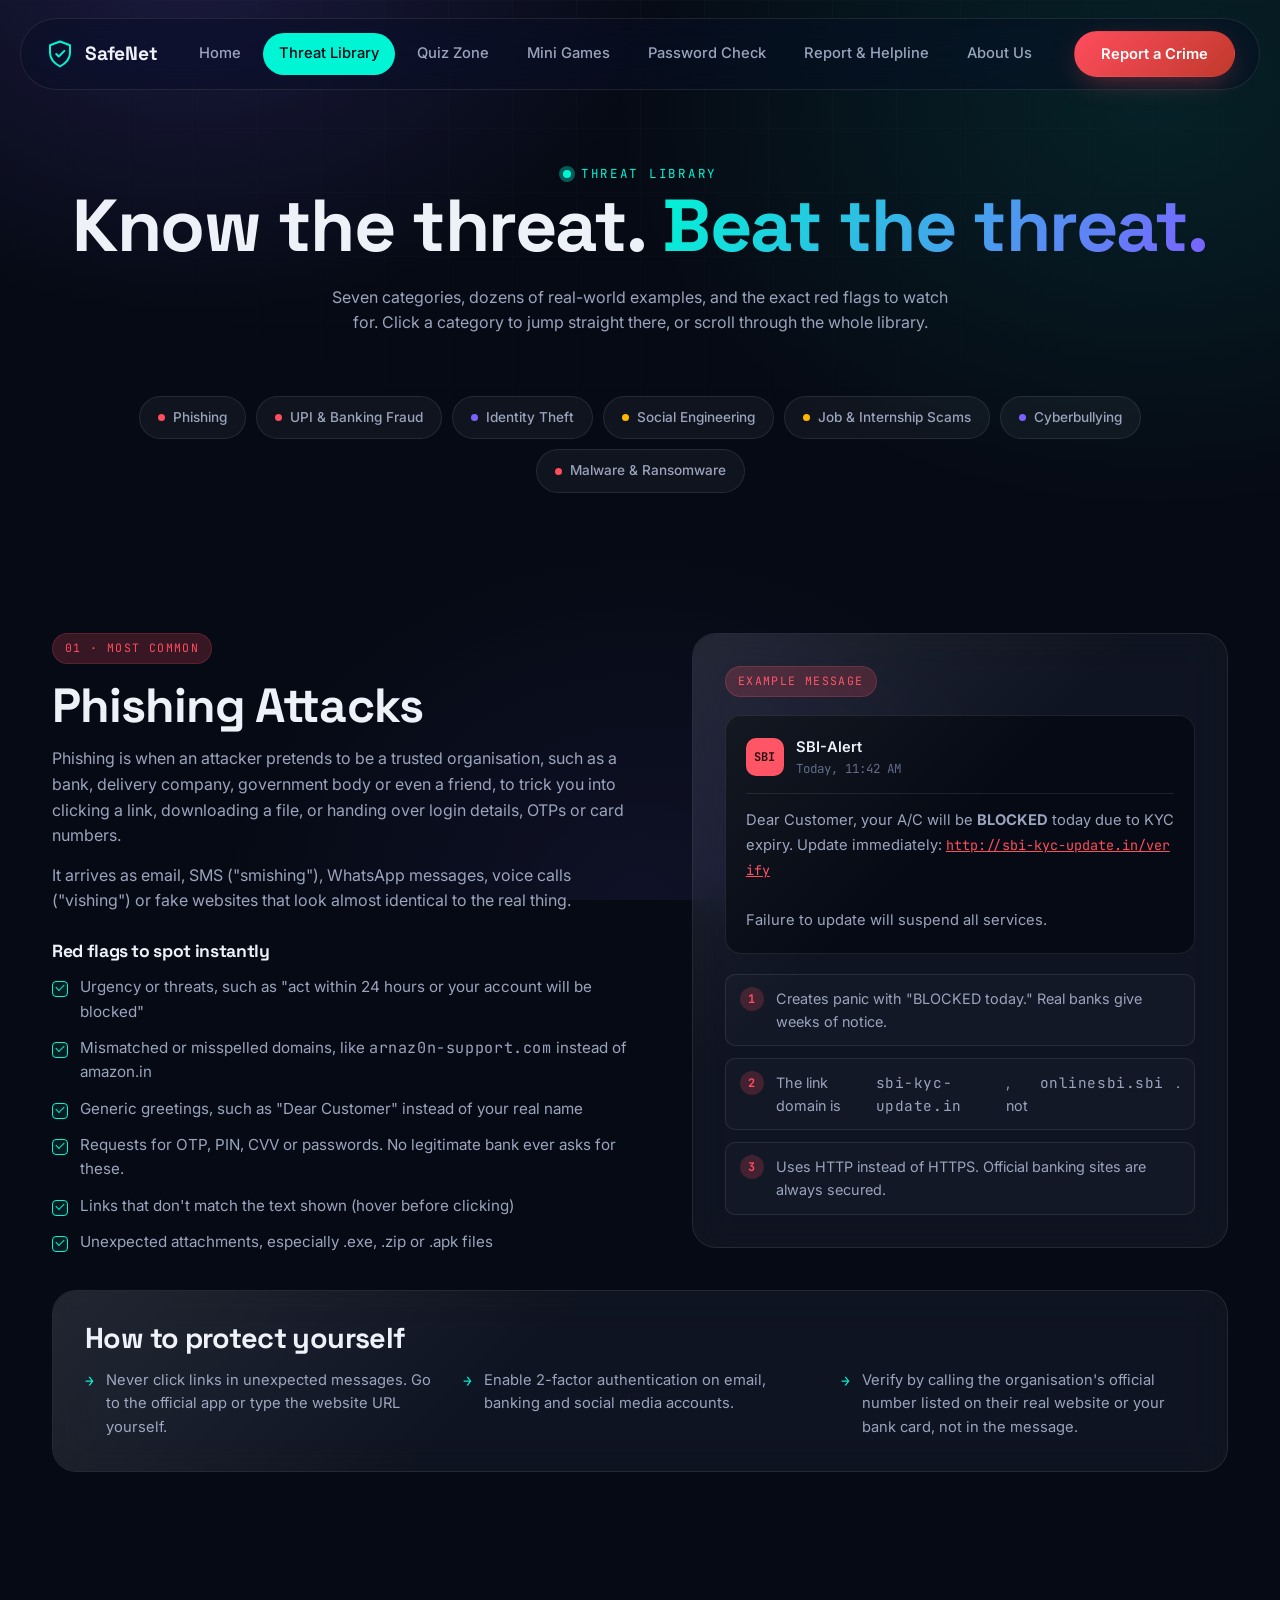
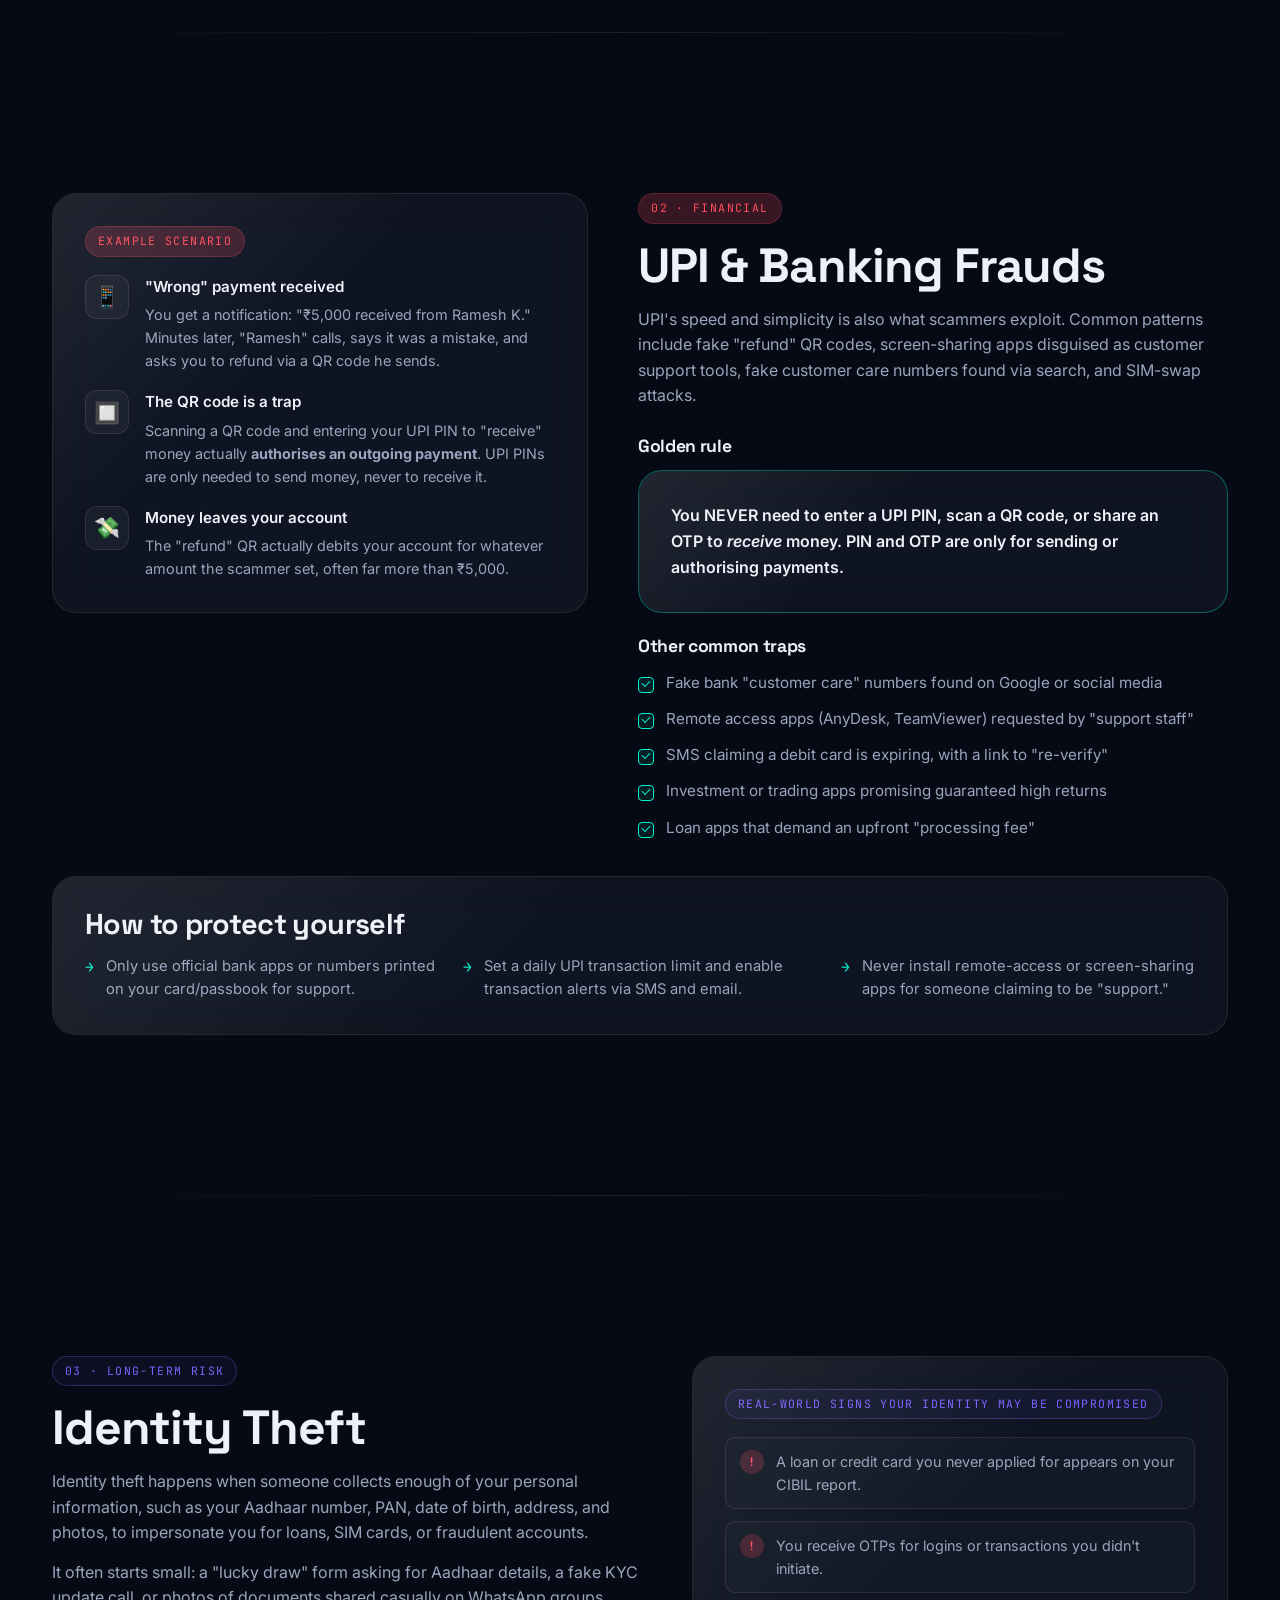
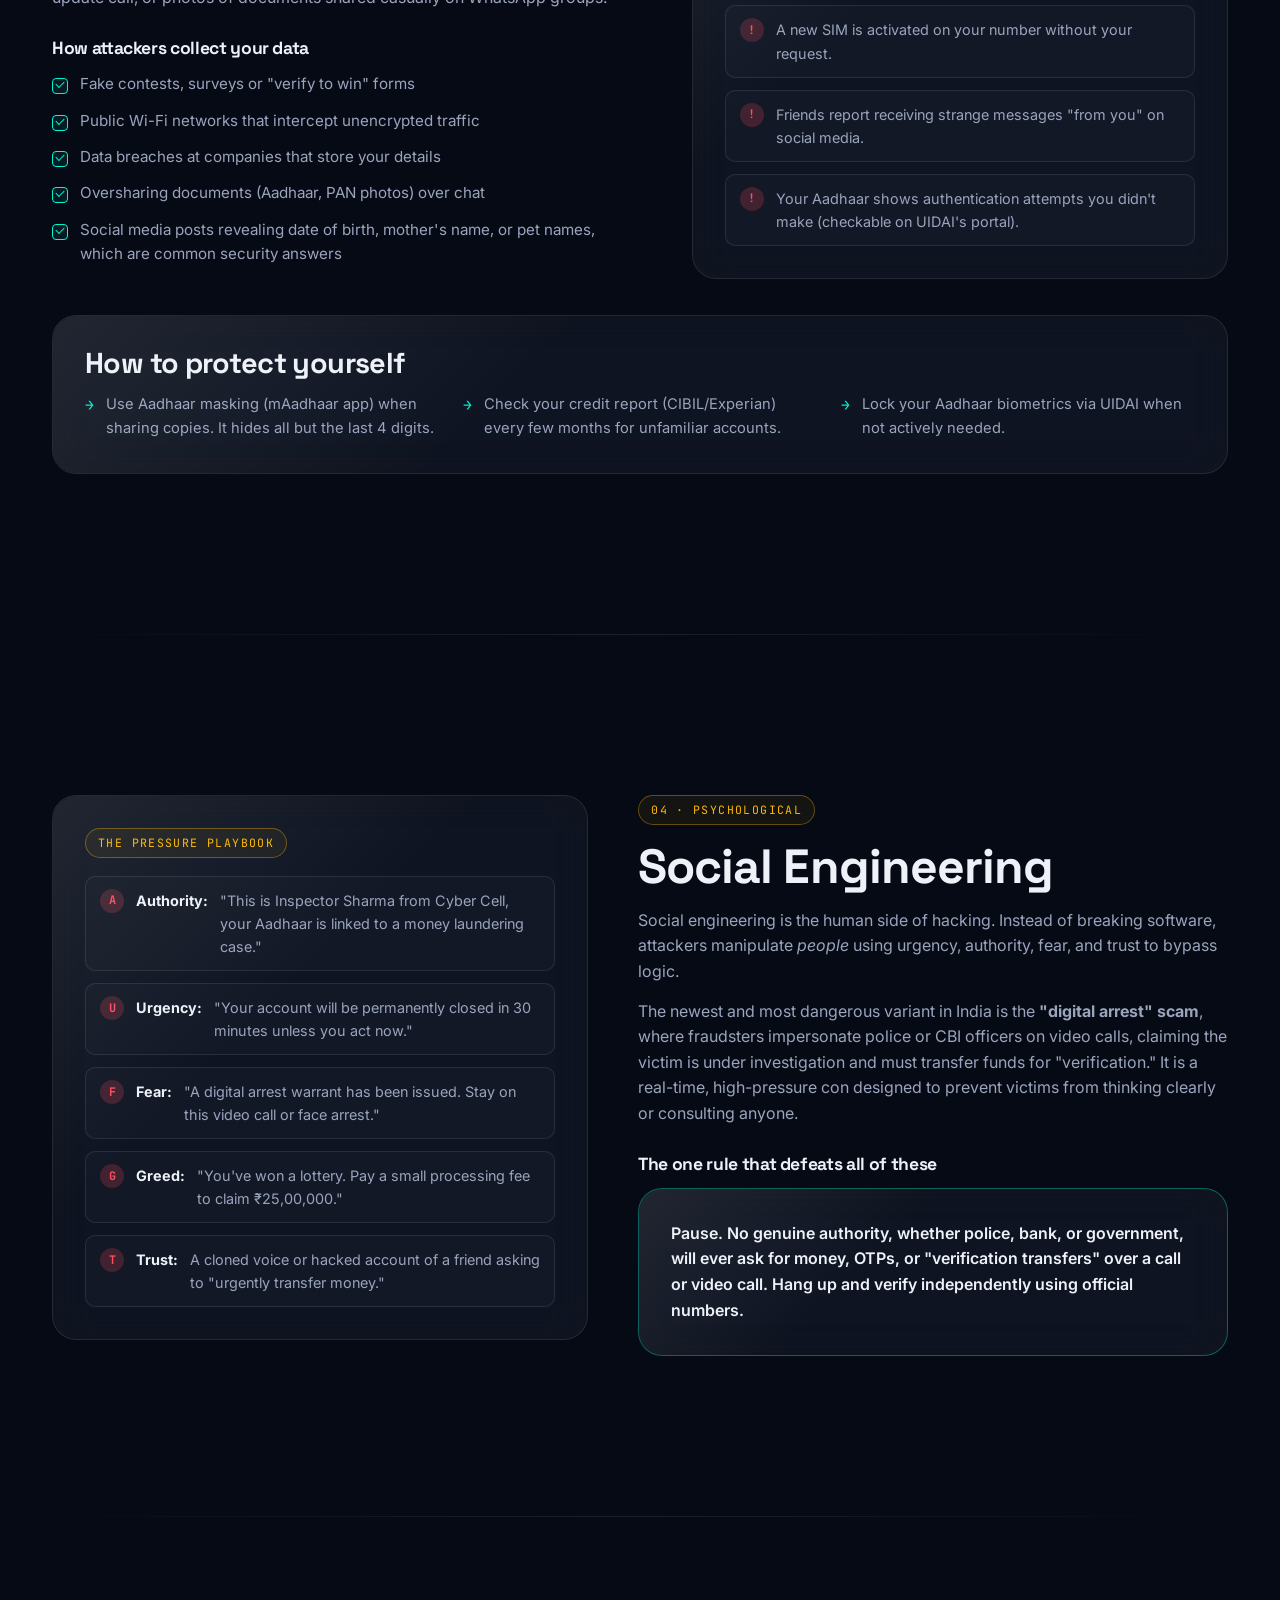
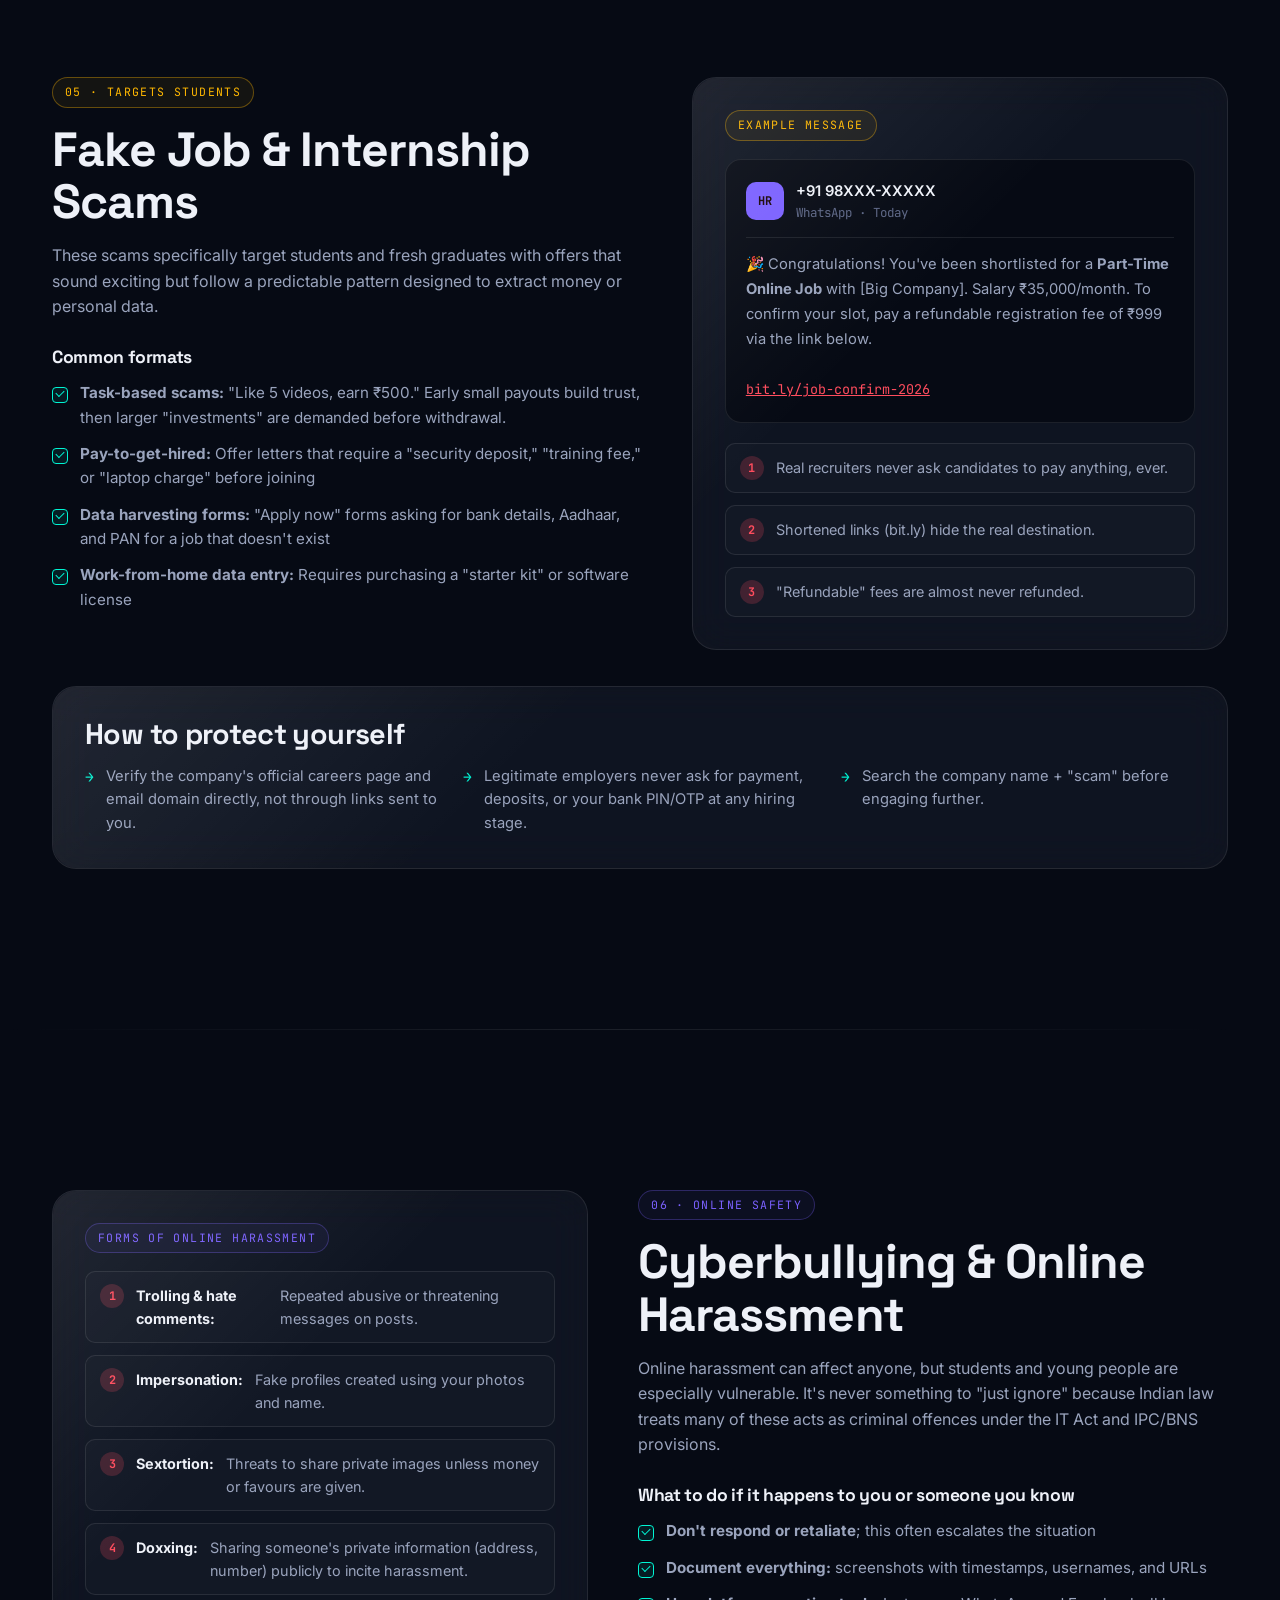
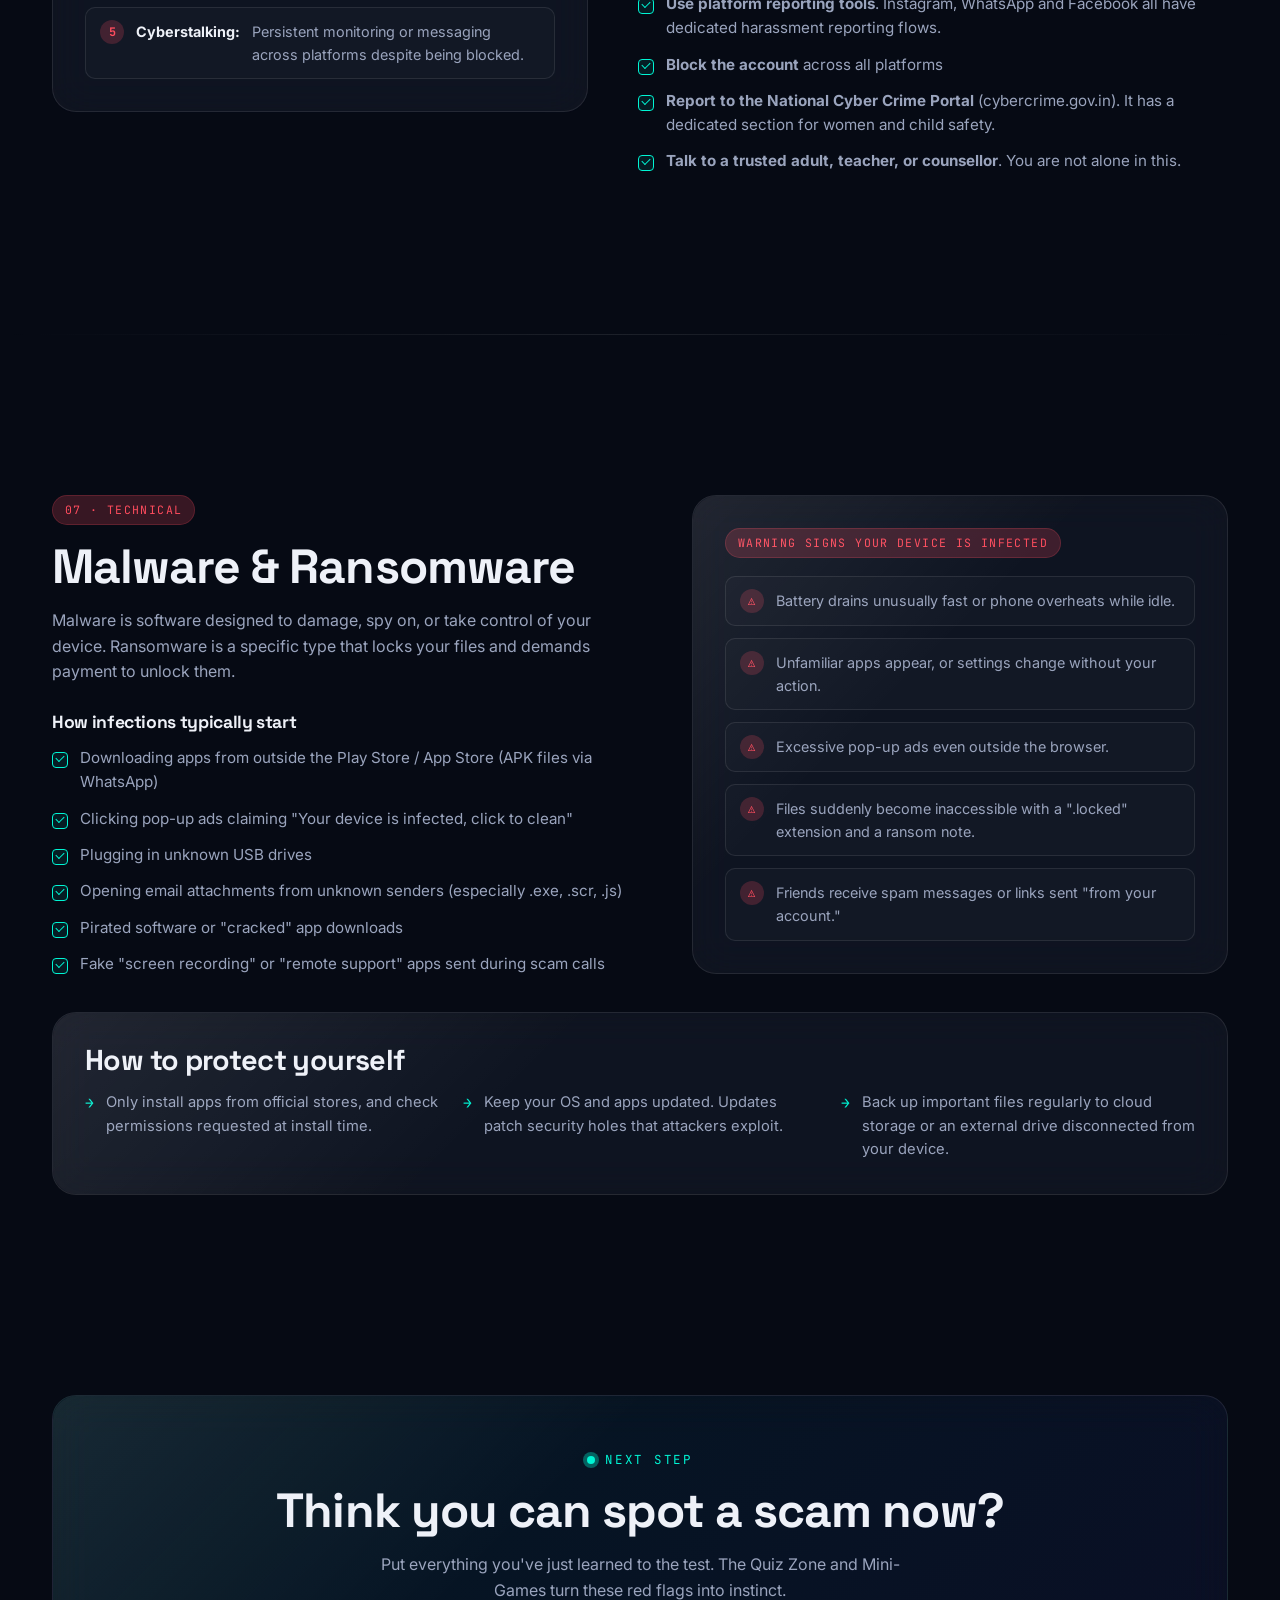
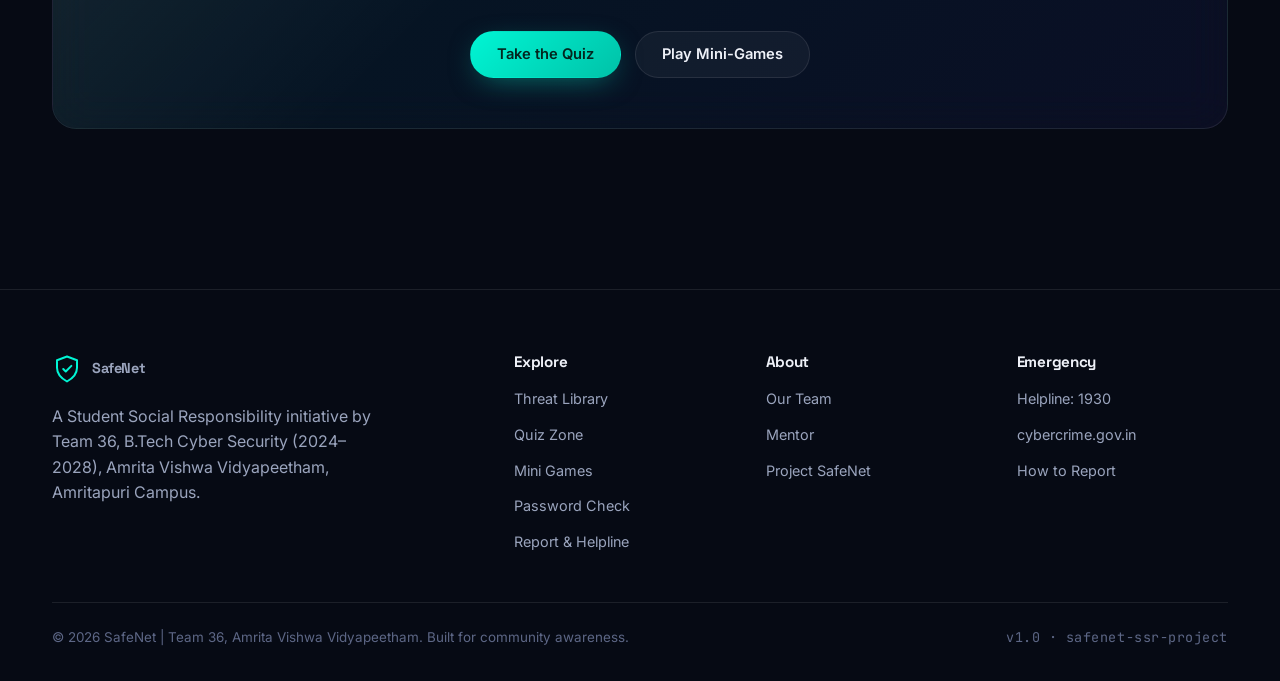
<file: learn.html>
<!DOCTYPE html>
<html lang="en">
<head>
<meta charset="UTF-8">
<meta name="viewport" content="width=device-width, initial-scale=1.0">
<title>Threat Library | SafeNet</title>
<meta name="description" content="Detailed, plain-language guides on phishing, UPI fraud, identity theft, social engineering, job scams, cyberbullying and malware, with real examples and practical ways to identify them.">
<link rel="preconnect" href="https://fonts.googleapis.com">
<link rel="preconnect" href="https://fonts.gstatic.com" crossorigin>
<link href="https://fonts.googleapis.com/css2?family=Space+Grotesk:wght@500;700&family=Inter:wght@400;500;600;700&family=JetBrains+Mono:wght@400;500&display=swap" rel="stylesheet">
<link rel="stylesheet" href="css/style.css">
<link rel="stylesheet" href="css/learn.css">
</head>
<body>
<div class="ambient-bg"></div>

<header class="navbar">
  <div class="nav-inner">
    <a href="index.html" class="nav-brand">
      <span class="shield">
        <svg viewBox="0 0 24 24" fill="none" xmlns="http://www.w3.org/2000/svg">
          <path d="M12 2L4 5V11C4 16 7.5 19.5 12 22C16.5 19.5 20 16 20 11V5L12 2Z" stroke="#00f5d4" stroke-width="1.6" stroke-linejoin="round"/>
          <path d="M9 12L11 14L15.5 9.5" stroke="#00f5d4" stroke-width="1.6" stroke-linecap="round" stroke-linejoin="round"/>
        </svg>
      </span>
      SafeNet
    </a>
    <nav class="nav-links">
      <a href="index.html">Home</a>
      <a href="learn.html" class="active">Threat Library</a>
      <a href="quiz.html">Quiz Zone</a>
      <a href="games.html">Mini Games</a>
      <a href="password.html">Password Check</a>
      <a href="report.html">Report &amp; Helpline</a>
      <a href="about.html">About Us</a>
    </nav>
    <div class="nav-cta">
      <a href="report.html" class="btn btn-danger nav-report-btn">Report a Crime</a>
      <button class="nav-toggle" aria-label="Toggle navigation">☰</button>
    </div>
  </div>
</header>

<section class="page-header">
  <div class="container">
    <span class="eyebrow">Threat Library</span>
    <h1>Know the threat. <span class="gradient-text">Beat the threat.</span></h1>
    <p>Seven categories, dozens of real-world examples, and the exact red flags to watch for. Click a category to jump straight there, or scroll through the whole library.</p>
  </div>
</section>

<!-- Category jump nav -->
<section class="container">
  <div class="topic-nav reveal">
    <a href="#phishing" class="topic-pill"><span class="dot" style="background:var(--danger);"></span>Phishing</a>
    <a href="#upi-fraud" class="topic-pill"><span class="dot" style="background:var(--danger);"></span>UPI &amp; Banking Fraud</a>
    <a href="#identity-theft" class="topic-pill"><span class="dot" style="background:var(--violet);"></span>Identity Theft</a>
    <a href="#social-engineering" class="topic-pill"><span class="dot" style="background:var(--amber);"></span>Social Engineering</a>
    <a href="#job-scams" class="topic-pill"><span class="dot" style="background:var(--amber);"></span>Job &amp; Internship Scams</a>
    <a href="#cyberbullying" class="topic-pill"><span class="dot" style="background:var(--violet);"></span>Cyberbullying</a>
    <a href="#malware" class="topic-pill"><span class="dot" style="background:var(--danger);"></span>Malware &amp; Ransomware</a>
  </div>
</section>

<!-- ===================== PHISHING ===================== -->
<section class="section topic" id="phishing">
  <div class="container">
    <div class="topic-grid">
      <div class="topic-intro reveal">
        <div class="tag tag-danger">01 · Most common</div>
        <h2 style="margin:16px 0 14px;">Phishing Attacks</h2>
        <p>Phishing is when an attacker pretends to be a trusted organisation, such as a bank, delivery company, government body or even a friend, to trick you into clicking a link, downloading a file, or handing over login details, OTPs or card numbers.</p>
        <p style="margin-top:14px;">It arrives as email, SMS ("smishing"), WhatsApp messages, voice calls ("vishing") or fake websites that look almost identical to the real thing.</p>

        <h3 style="margin:28px 0 14px; font-size:1.1rem;">Red flags to spot instantly</h3>
        <ul class="checklist">
          <li>Urgency or threats, such as "act within 24 hours or your account will be blocked"</li>
          <li>Mismatched or misspelled domains, like <span class="mono">arnaz0n-support.com</span> instead of amazon.in</li>
          <li>Generic greetings, such as "Dear Customer" instead of your real name</li>
          <li>Requests for OTP, PIN, CVV or passwords. No legitimate bank ever asks for these.</li>
          <li>Links that don't match the text shown (hover before clicking)</li>
          <li>Unexpected attachments, especially .exe, .zip or .apk files</li>
        </ul>
      </div>

      <div class="topic-example reveal">
        <div class="glass card example-card">
          <div class="example-label">
            <span class="tag tag-danger">Example message</span>
          </div>
          <div class="fake-sms">
            <div class="fake-sms-header">
              <div class="fake-sms-avatar">SBI</div>
              <div>
                <div class="fake-sms-name">SBI-Alert</div>
                <div class="fake-sms-time">Today, 11:42 AM</div>
              </div>
            </div>
            <div class="fake-sms-body">
              Dear Customer, your A/C will be <strong>BLOCKED</strong> today due to KYC expiry.
              Update immediately: <span class="fake-link">http://sbi-kyc-update.in/verify</span>
              <br><br>Failure to update will suspend all services.
            </div>
          </div>
          <div class="annotation-list">
            <div class="annotation"><span class="num">1</span>Creates panic with "BLOCKED today." Real banks give weeks of notice.</div>
            <div class="annotation"><span class="num">2</span>The link domain is <span class="mono">sbi-kyc-update.in</span>, not <span class="mono">onlinesbi.sbi</span>.</div>
            <div class="annotation"><span class="num">3</span>Uses HTTP instead of HTTPS. Official banking sites are always secured.</div>
          </div>
        </div>
      </div>
    </div>

    <div class="glass card reveal" style="margin-top:36px;">
      <h3 style="margin-bottom:14px;">How to protect yourself</h3>
      <div class="grid grid-3">
        <div class="protect-item"><span class="protect-num">→</span>Never click links in unexpected messages. Go to the official app or type the website URL yourself.</div>
        <div class="protect-item"><span class="protect-num">→</span>Enable 2-factor authentication on email, banking and social media accounts.</div>
        <div class="protect-item"><span class="protect-num">→</span>Verify by calling the organisation's official number listed on their real website or your bank card, not in the message.</div>
      </div>
    </div>
  </div>
</section>

<div class="divider container"></div>

<!-- ===================== UPI / BANKING FRAUD ===================== -->
<section class="section topic" id="upi-fraud">
  <div class="container">
    <div class="topic-grid reverse">
      <div class="topic-example reveal">
        <div class="glass card example-card">
          <div class="example-label"><span class="tag tag-danger">Example scenario</span></div>
          <div class="scenario-steps">
            <div class="scenario-step">
              <div class="scenario-icon">📱</div>
              <div>
                <div class="scenario-title">"Wrong" payment received</div>
                <div class="scenario-text">You get a notification: "₹5,000 received from Ramesh K." Minutes later, "Ramesh" calls, says it was a mistake, and asks you to refund via a QR code he sends.</div>
              </div>
            </div>
            <div class="scenario-step">
              <div class="scenario-icon">🔲</div>
              <div>
                <div class="scenario-title">The QR code is a trap</div>
                <div class="scenario-text">Scanning a QR code and entering your UPI PIN to "receive" money actually <strong>authorises an outgoing payment</strong>. UPI PINs are only needed to send money, never to receive it.</div>
              </div>
            </div>
            <div class="scenario-step">
              <div class="scenario-icon">💸</div>
              <div>
                <div class="scenario-title">Money leaves your account</div>
                <div class="scenario-text">The "refund" QR actually debits your account for whatever amount the scammer set, often far more than ₹5,000.</div>
              </div>
            </div>
          </div>
        </div>
      </div>

      <div class="topic-intro reveal">
        <div class="tag tag-danger">02 · Financial</div>
        <h2 style="margin:16px 0 14px;">UPI &amp; Banking Frauds</h2>
        <p>UPI's speed and simplicity is also what scammers exploit. Common patterns include fake "refund" QR codes, screen-sharing apps disguised as customer support tools, fake customer care numbers found via search, and SIM-swap attacks.</p>

        <h3 style="margin:28px 0 14px; font-size:1.1rem;">Golden rule</h3>
        <div class="glass card" style="border-color:var(--teal-dim); margin-bottom:24px;">
          <p style="color:var(--text-primary); font-weight:600;">You NEVER need to enter a UPI PIN, scan a QR code, or share an OTP to <em>receive</em> money. PIN and OTP are only for sending or authorising payments.</p>
        </div>

        <h3 style="margin:0 0 14px; font-size:1.1rem;">Other common traps</h3>
        <ul class="checklist">
          <li>Fake bank "customer care" numbers found on Google or social media</li>
          <li>Remote access apps (AnyDesk, TeamViewer) requested by "support staff"</li>
          <li>SMS claiming a debit card is expiring, with a link to "re-verify"</li>
          <li>Investment or trading apps promising guaranteed high returns</li>
          <li>Loan apps that demand an upfront "processing fee"</li>
        </ul>
      </div>
    </div>

    <div class="glass card reveal" style="margin-top:36px;">
      <h3 style="margin-bottom:14px;">How to protect yourself</h3>
      <div class="grid grid-3">
        <div class="protect-item"><span class="protect-num">→</span>Only use official bank apps or numbers printed on your card/passbook for support.</div>
        <div class="protect-item"><span class="protect-num">→</span>Set a daily UPI transaction limit and enable transaction alerts via SMS and email.</div>
        <div class="protect-item"><span class="protect-num">→</span>Never install remote-access or screen-sharing apps for someone claiming to be "support."</div>
      </div>
    </div>
  </div>
</section>

<div class="divider container"></div>

<!-- ===================== IDENTITY THEFT ===================== -->
<section class="section topic" id="identity-theft">
  <div class="container">
    <div class="topic-grid">
      <div class="topic-intro reveal">
        <div class="tag tag-violet">03 · Long-term risk</div>
        <h2 style="margin:16px 0 14px;">Identity Theft</h2>
        <p>Identity theft happens when someone collects enough of your personal information, such as your Aadhaar number, PAN, date of birth, address, and photos, to impersonate you for loans, SIM cards, or fraudulent accounts.</p>
        <p style="margin-top:14px;">It often starts small: a "lucky draw" form asking for Aadhaar details, a fake KYC update call, or photos of documents shared casually on WhatsApp groups.</p>

        <h3 style="margin:28px 0 14px; font-size:1.1rem;">How attackers collect your data</h3>
        <ul class="checklist">
          <li>Fake contests, surveys or "verify to win" forms</li>
          <li>Public Wi-Fi networks that intercept unencrypted traffic</li>
          <li>Data breaches at companies that store your details</li>
          <li>Oversharing documents (Aadhaar, PAN photos) over chat</li>
          <li>Social media posts revealing date of birth, mother's name, or pet names, which are common security answers</li>
        </ul>
      </div>

      <div class="topic-example reveal">
        <div class="glass card example-card">
          <div class="example-label"><span class="tag tag-violet">Real-world signs your identity may be compromised</span></div>
          <div class="annotation-list" style="margin-top:0;">
            <div class="annotation"><span class="num">!</span>A loan or credit card you never applied for appears on your CIBIL report.</div>
            <div class="annotation"><span class="num">!</span>You receive OTPs for logins or transactions you didn't initiate.</div>
            <div class="annotation"><span class="num">!</span>A new SIM is activated on your number without your request.</div>
            <div class="annotation"><span class="num">!</span>Friends report receiving strange messages "from you" on social media.</div>
            <div class="annotation"><span class="num">!</span>Your Aadhaar shows authentication attempts you didn't make (checkable on UIDAI's portal).</div>
          </div>
        </div>
      </div>
    </div>

    <div class="glass card reveal" style="margin-top:36px;">
      <h3 style="margin-bottom:14px;">How to protect yourself</h3>
      <div class="grid grid-3">
        <div class="protect-item"><span class="protect-num">→</span>Use Aadhaar masking (mAadhaar app) when sharing copies. It hides all but the last 4 digits.</div>
        <div class="protect-item"><span class="protect-num">→</span>Check your credit report (CIBIL/Experian) every few months for unfamiliar accounts.</div>
        <div class="protect-item"><span class="protect-num">→</span>Lock your Aadhaar biometrics via UIDAI when not actively needed.</div>
      </div>
    </div>
  </div>
</section>

<div class="divider container"></div>

<!-- ===================== SOCIAL ENGINEERING ===================== -->
<section class="section topic" id="social-engineering">
  <div class="container">
    <div class="topic-grid reverse">
      <div class="topic-example reveal">
        <div class="glass card example-card">
          <div class="example-label"><span class="tag tag-amber">The pressure playbook</span></div>
          <div class="annotation-list" style="margin-top:0;">
            <div class="annotation"><span class="num">A</span><strong>Authority:</strong> "This is Inspector Sharma from Cyber Cell, your Aadhaar is linked to a money laundering case."</div>
            <div class="annotation"><span class="num">U</span><strong>Urgency:</strong> "Your account will be permanently closed in 30 minutes unless you act now."</div>
            <div class="annotation"><span class="num">F</span><strong>Fear:</strong> "A digital arrest warrant has been issued. Stay on this video call or face arrest."</div>
            <div class="annotation"><span class="num">G</span><strong>Greed:</strong> "You've won a lottery. Pay a small processing fee to claim ₹25,00,000."</div>
            <div class="annotation"><span class="num">T</span><strong>Trust:</strong> A cloned voice or hacked account of a friend asking to "urgently transfer money."</div>
          </div>
        </div>
      </div>

      <div class="topic-intro reveal">
        <div class="tag tag-amber">04 · Psychological</div>
        <h2 style="margin:16px 0 14px;">Social Engineering</h2>
        <p>Social engineering is the human side of hacking. Instead of breaking software, attackers manipulate <em>people</em> using urgency, authority, fear, and trust to bypass logic.</p>
        <p style="margin-top:14px;">The newest and most dangerous variant in India is the <strong>"digital arrest" scam</strong>, where fraudsters impersonate police or CBI officers on video calls, claiming the victim is under investigation and must transfer funds for "verification." It is a real-time, high-pressure con designed to prevent victims from thinking clearly or consulting anyone.</p>

        <h3 style="margin:28px 0 14px; font-size:1.1rem;">The one rule that defeats all of these</h3>
        <div class="glass card" style="border-color:var(--teal-dim);">
          <p style="color:var(--text-primary); font-weight:600;">Pause. No genuine authority, whether police, bank, or government, will ever ask for money, OTPs, or "verification transfers" over a call or video call. Hang up and verify independently using official numbers.</p>
        </div>
      </div>
    </div>
  </div>
</section>

<div class="divider container"></div>

<!-- ===================== JOB SCAMS ===================== -->
<section class="section topic" id="job-scams">
  <div class="container">
    <div class="topic-grid">
      <div class="topic-intro reveal">
        <div class="tag tag-amber">05 · Targets students</div>
        <h2 style="margin:16px 0 14px;">Fake Job &amp; Internship Scams</h2>
        <p>These scams specifically target students and fresh graduates with offers that sound exciting but follow a predictable pattern designed to extract money or personal data.</p>

        <h3 style="margin:28px 0 14px; font-size:1.1rem;">Common formats</h3>
        <ul class="checklist">
          <li><strong>Task-based scams:</strong> "Like 5 videos, earn ₹500." Early small payouts build trust, then larger "investments" are demanded before withdrawal.</li>
          <li><strong>Pay-to-get-hired:</strong> Offer letters that require a "security deposit," "training fee," or "laptop charge" before joining</li>
          <li><strong>Data harvesting forms:</strong> "Apply now" forms asking for bank details, Aadhaar, and PAN for a job that doesn't exist</li>
          <li><strong>Work-from-home data entry:</strong> Requires purchasing a "starter kit" or software license</li>
        </ul>
      </div>

      <div class="topic-example reveal">
        <div class="glass card example-card">
          <div class="example-label"><span class="tag tag-amber">Example message</span></div>
          <div class="fake-sms">
            <div class="fake-sms-header">
              <div class="fake-sms-avatar" style="background:var(--violet);">HR</div>
              <div>
                <div class="fake-sms-name">+91 98XXX-XXXXX</div>
                <div class="fake-sms-time">WhatsApp · Today</div>
              </div>
            </div>
            <div class="fake-sms-body">
              🎉 Congratulations! You've been shortlisted for a <strong>Part-Time Online Job</strong> with [Big Company]. Salary ₹35,000/month. To confirm your slot, pay a refundable registration fee of ₹999 via the link below.
              <br><br><span class="fake-link">bit.ly/job-confirm-2026</span>
            </div>
          </div>
          <div class="annotation-list">
            <div class="annotation"><span class="num">1</span>Real recruiters never ask candidates to pay anything, ever.</div>
            <div class="annotation"><span class="num">2</span>Shortened links (bit.ly) hide the real destination.</div>
            <div class="annotation"><span class="num">3</span>"Refundable" fees are almost never refunded.</div>
          </div>
        </div>
      </div>
    </div>

    <div class="glass card reveal" style="margin-top:36px;">
      <h3 style="margin-bottom:14px;">How to protect yourself</h3>
      <div class="grid grid-3">
        <div class="protect-item"><span class="protect-num">→</span>Verify the company's official careers page and email domain directly, not through links sent to you.</div>
        <div class="protect-item"><span class="protect-num">→</span>Legitimate employers never ask for payment, deposits, or your bank PIN/OTP at any hiring stage.</div>
        <div class="protect-item"><span class="protect-num">→</span>Search the company name + "scam" before engaging further.</div>
      </div>
    </div>
  </div>
</section>

<div class="divider container"></div>

<!-- ===================== CYBERBULLYING ===================== -->
<section class="section topic" id="cyberbullying">
  <div class="container">
    <div class="topic-grid reverse">
      <div class="topic-example reveal">
        <div class="glass card example-card">
          <div class="example-label"><span class="tag tag-violet">Forms of online harassment</span></div>
          <div class="annotation-list" style="margin-top:0;">
            <div class="annotation"><span class="num">1</span><strong>Trolling &amp; hate comments:</strong> Repeated abusive or threatening messages on posts.</div>
            <div class="annotation"><span class="num">2</span><strong>Impersonation:</strong> Fake profiles created using your photos and name.</div>
            <div class="annotation"><span class="num">3</span><strong>Sextortion:</strong> Threats to share private images unless money or favours are given.</div>
            <div class="annotation"><span class="num">4</span><strong>Doxxing:</strong> Sharing someone's private information (address, number) publicly to incite harassment.</div>
            <div class="annotation"><span class="num">5</span><strong>Cyberstalking:</strong> Persistent monitoring or messaging across platforms despite being blocked.</div>
          </div>
        </div>
      </div>

      <div class="topic-intro reveal">
        <div class="tag tag-violet">06 · Online safety</div>
        <h2 style="margin:16px 0 14px;">Cyberbullying &amp; Online Harassment</h2>
        <p>Online harassment can affect anyone, but students and young people are especially vulnerable. It's never something to "just ignore" because Indian law treats many of these acts as criminal offences under the IT Act and IPC/BNS provisions.</p>

        <h3 style="margin:28px 0 14px; font-size:1.1rem;">What to do if it happens to you or someone you know</h3>
        <ul class="checklist">
          <li><strong>Don't respond or retaliate</strong>; this often escalates the situation</li>
          <li><strong>Document everything:</strong> screenshots with timestamps, usernames, and URLs</li>
          <li><strong>Use platform reporting tools</strong>. Instagram, WhatsApp and Facebook all have dedicated harassment reporting flows.</li>
          <li><strong>Block the account</strong> across all platforms</li>
          <li><strong>Report to the National Cyber Crime Portal</strong> (cybercrime.gov.in). It has a dedicated section for women and child safety.</li>
          <li><strong>Talk to a trusted adult, teacher, or counsellor</strong>. You are not alone in this.</li>
        </ul>
      </div>
    </div>
  </div>
</section>

<div class="divider container"></div>

<!-- ===================== MALWARE ===================== -->
<section class="section topic" id="malware">
  <div class="container">
    <div class="topic-grid">
      <div class="topic-intro reveal">
        <div class="tag tag-danger">07 · Technical</div>
        <h2 style="margin:16px 0 14px;">Malware &amp; Ransomware</h2>
        <p>Malware is software designed to damage, spy on, or take control of your device. Ransomware is a specific type that locks your files and demands payment to unlock them.</p>

        <h3 style="margin:28px 0 14px; font-size:1.1rem;">How infections typically start</h3>
        <ul class="checklist">
          <li>Downloading apps from outside the Play Store / App Store (APK files via WhatsApp)</li>
          <li>Clicking pop-up ads claiming "Your device is infected, click to clean"</li>
          <li>Plugging in unknown USB drives</li>
          <li>Opening email attachments from unknown senders (especially .exe, .scr, .js)</li>
          <li>Pirated software or "cracked" app downloads</li>
          <li>Fake "screen recording" or "remote support" apps sent during scam calls</li>
        </ul>
      </div>

      <div class="topic-example reveal">
        <div class="glass card example-card">
          <div class="example-label"><span class="tag tag-danger">Warning signs your device is infected</span></div>
          <div class="annotation-list" style="margin-top:0;">
            <div class="annotation"><span class="num">⚠</span>Battery drains unusually fast or phone overheats while idle.</div>
            <div class="annotation"><span class="num">⚠</span>Unfamiliar apps appear, or settings change without your action.</div>
            <div class="annotation"><span class="num">⚠</span>Excessive pop-up ads even outside the browser.</div>
            <div class="annotation"><span class="num">⚠</span>Files suddenly become inaccessible with a ".locked" extension and a ransom note.</div>
            <div class="annotation"><span class="num">⚠</span>Friends receive spam messages or links sent "from your account."</div>
          </div>
        </div>
      </div>
    </div>

    <div class="glass card reveal" style="margin-top:36px;">
      <h3 style="margin-bottom:14px;">How to protect yourself</h3>
      <div class="grid grid-3">
        <div class="protect-item"><span class="protect-num">→</span>Only install apps from official stores, and check permissions requested at install time.</div>
        <div class="protect-item"><span class="protect-num">→</span>Keep your OS and apps updated. Updates patch security holes that attackers exploit.</div>
        <div class="protect-item"><span class="protect-num">→</span>Back up important files regularly to cloud storage or an external drive disconnected from your device.</div>
      </div>
    </div>
  </div>
</section>

<!-- ===================== NEXT STEP CTA ===================== -->
<section class="section">
  <div class="container">
    <div class="glass page-cta reveal">
      <span class="eyebrow">Next step</span>
      <h2 style="margin:14px 0;">Think you can spot a scam now?</h2>
      <p style="max-width:520px; margin:0 auto 28px;">Put everything you've just learned to the test. The Quiz Zone and Mini-Games turn these red flags into instinct.</p>
      <div style="display:flex; gap:14px; justify-content:center; flex-wrap:wrap;">
        <a href="quiz.html" class="btn btn-primary">Take the Quiz</a>
        <a href="games.html" class="btn btn-ghost">Play Mini-Games</a>
      </div>
    </div>
  </div>
</section>

<footer class="footer">
  <div class="container">
    <div class="footer-grid">
      <div>
        <a href="index.html" class="nav-brand" style="margin-bottom:14px; display:inline-flex;">
          <span class="shield">
            <svg viewBox="0 0 24 24" fill="none" xmlns="http://www.w3.org/2000/svg">
              <path d="M12 2L4 5V11C4 16 7.5 19.5 12 22C16.5 19.5 20 16 20 11V5L12 2Z" stroke="#00f5d4" stroke-width="1.6" stroke-linejoin="round"/>
              <path d="M9 12L11 14L15.5 9.5" stroke="#00f5d4" stroke-width="1.6" stroke-linecap="round" stroke-linejoin="round"/>
            </svg>
          </span>
          SafeNet
        </a>
        <p style="max-width:340px; margin-top:6px;">A Student Social Responsibility initiative by Team 36, B.Tech Cyber Security (2024–2028), Amrita Vishwa Vidyapeetham, Amritapuri Campus.</p>
      </div>
      <div>
        <h4>Explore</h4>
        <ul>
          <li><a href="learn.html">Threat Library</a></li>
          <li><a href="quiz.html">Quiz Zone</a></li>
          <li><a href="games.html">Mini Games</a></li>
          <li><a href="password.html">Password Check</a></li>
          <li><a href="report.html">Report &amp; Helpline</a></li>
        </ul>
      </div>
      <div>
        <h4>About</h4>
        <ul>
          <li><a href="about.html">Our Team</a></li>
          <li><a href="about.html#mentor">Mentor</a></li>
          <li><a href="about.html#project">Project SafeNet</a></li>
        </ul>
      </div>
      <div>
        <h4>Emergency</h4>
        <ul>
          <li><a href="report.html">Helpline: 1930</a></li>
          <li><a href="https://cybercrime.gov.in" target="_blank" rel="noopener">cybercrime.gov.in</a></li>
          <li><a href="report.html#steps">How to Report</a></li>
        </ul>
      </div>
    </div>
    <div class="footer-bottom">
      <span>© 2026 SafeNet | Team 36, Amrita Vishwa Vidyapeetham. Built for community awareness.</span>
      <span class="mono">v1.0 · safenet-ssr-project</span>
    </div>
  </div>
</footer>

<script src="js/main.js"></script>
</body>
</html>
</file>
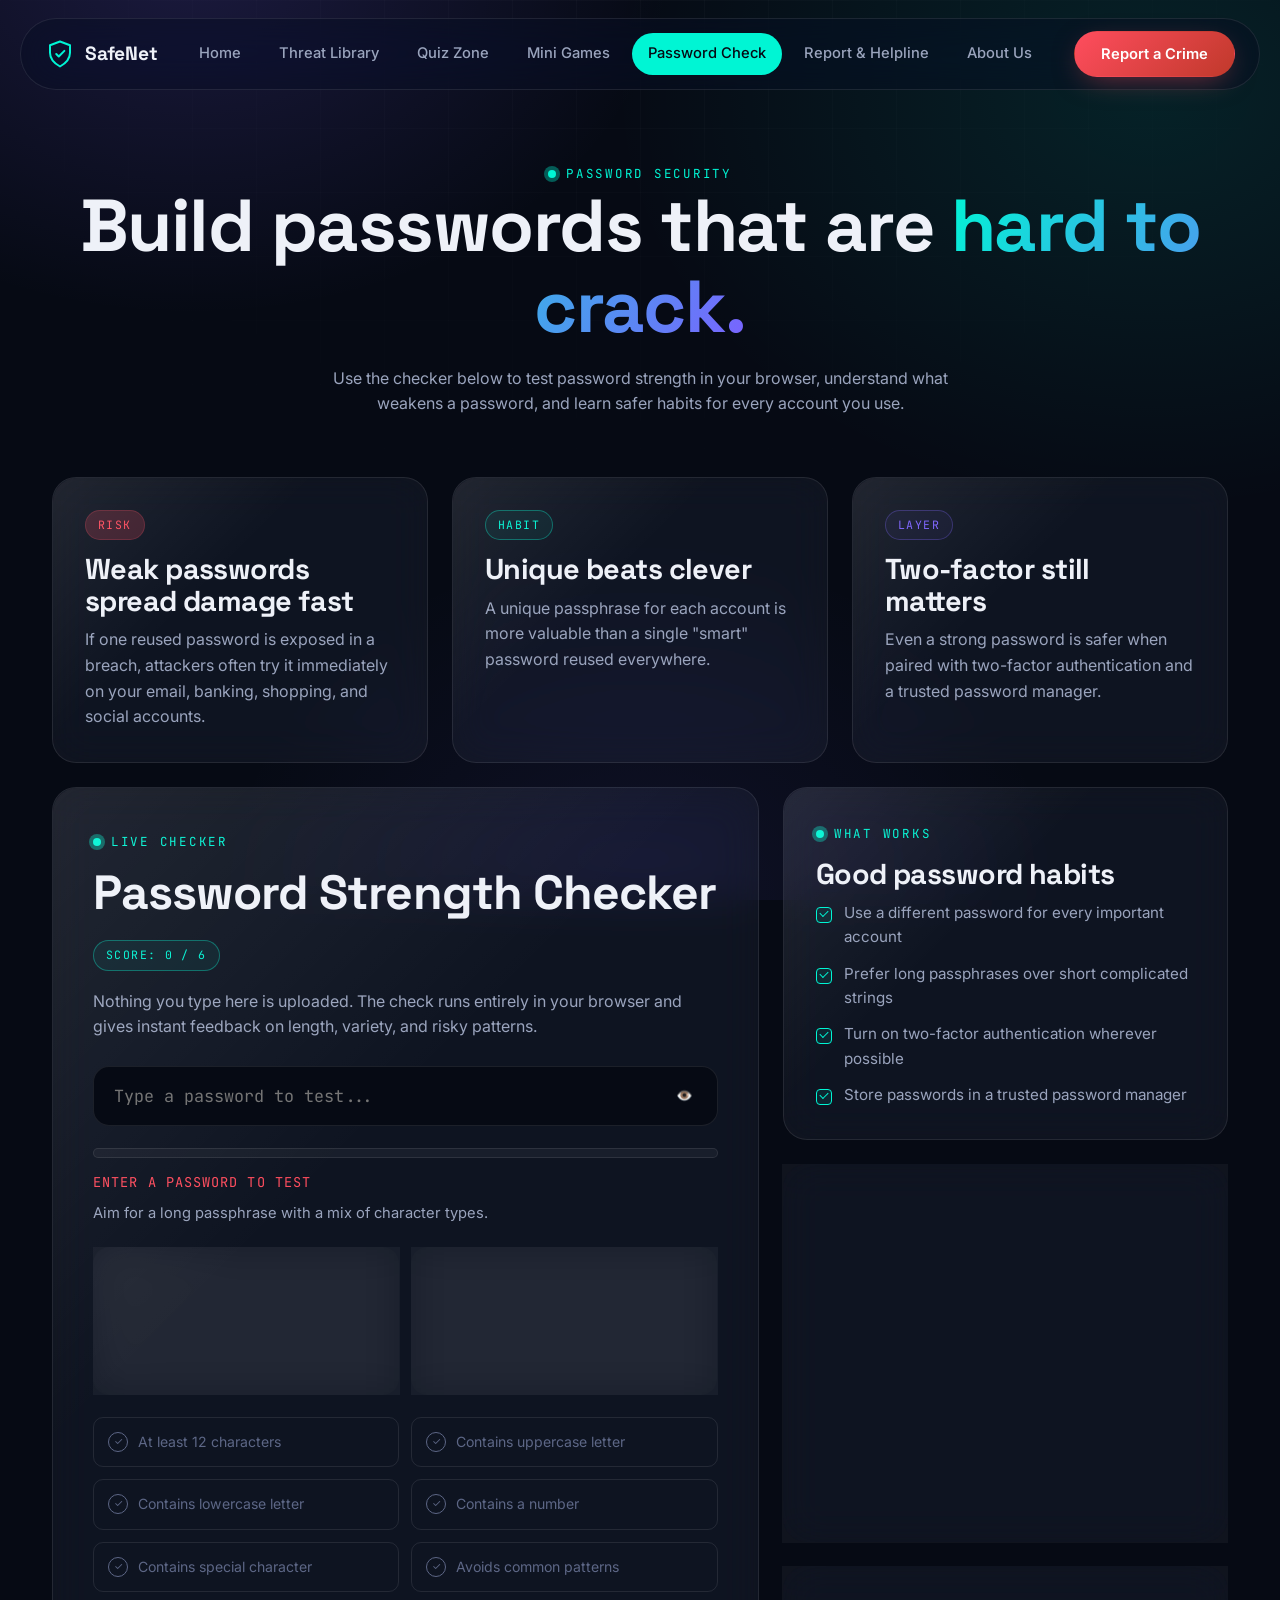
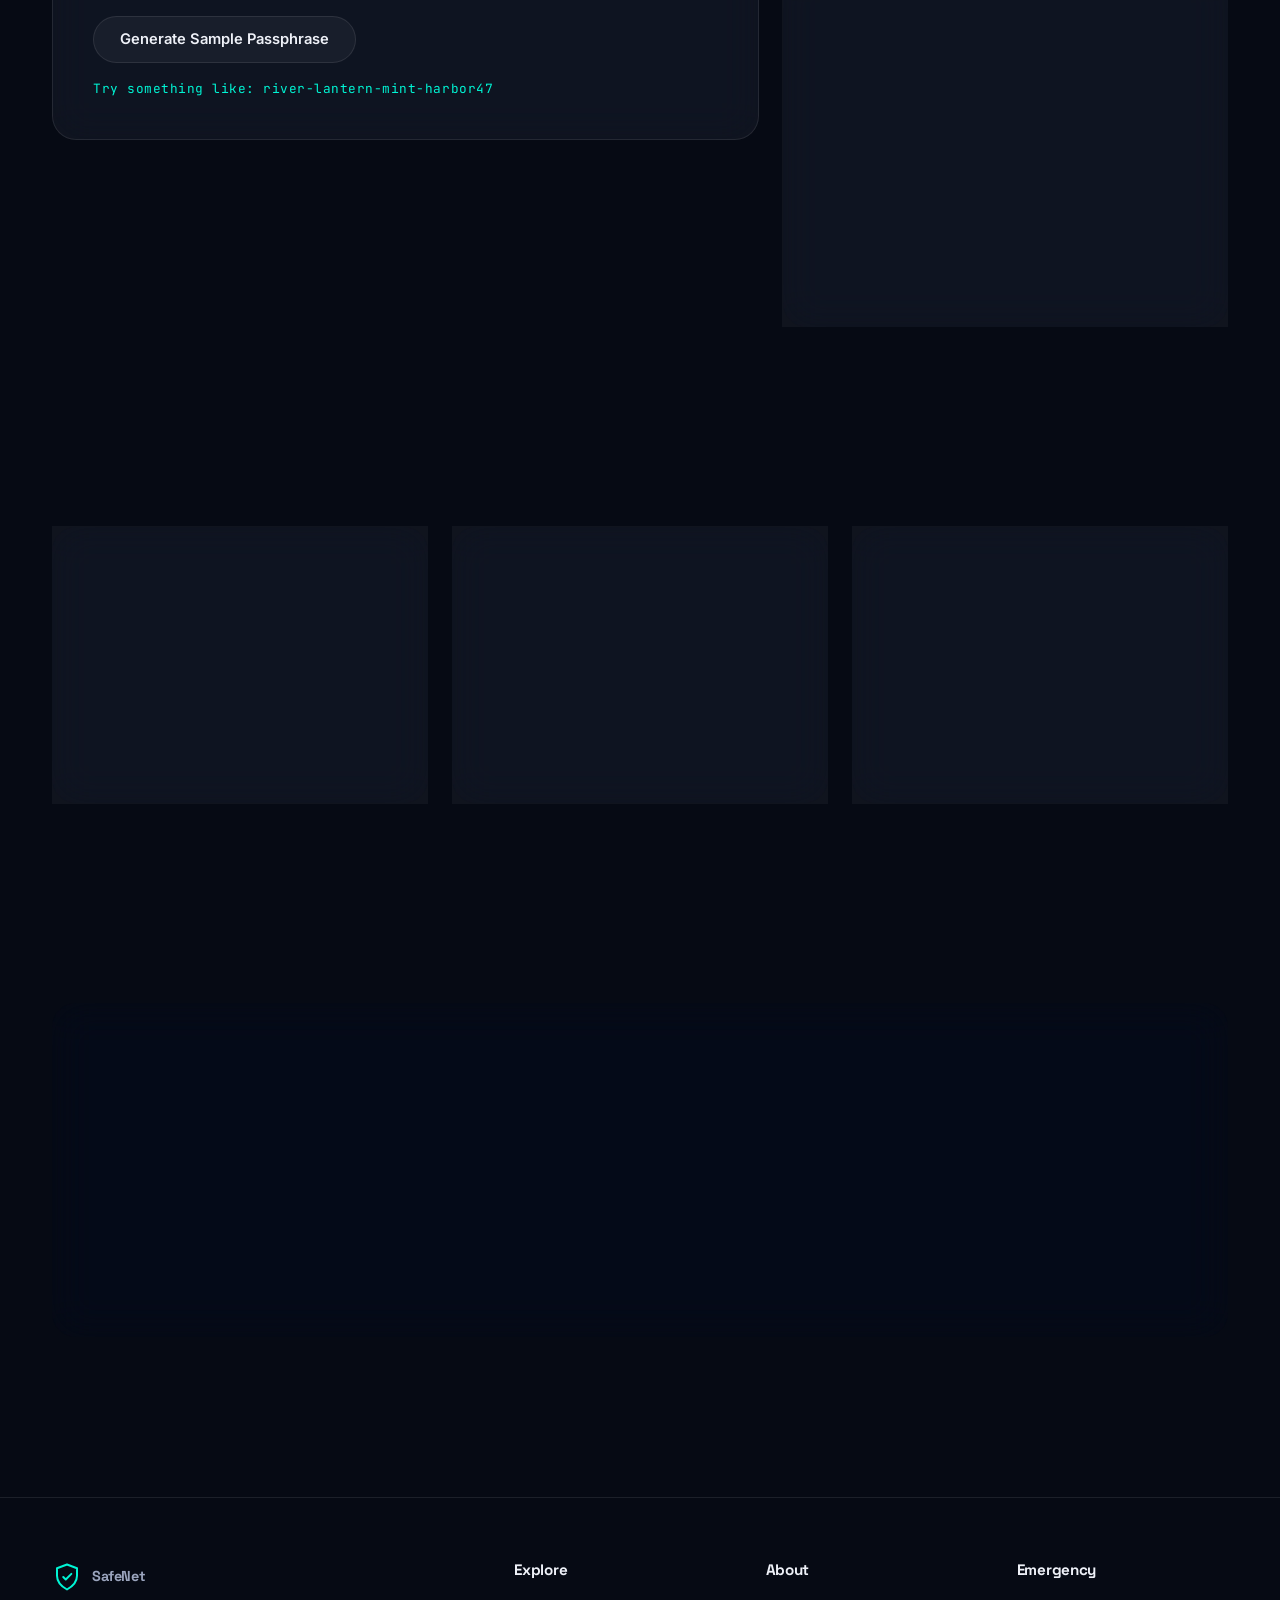
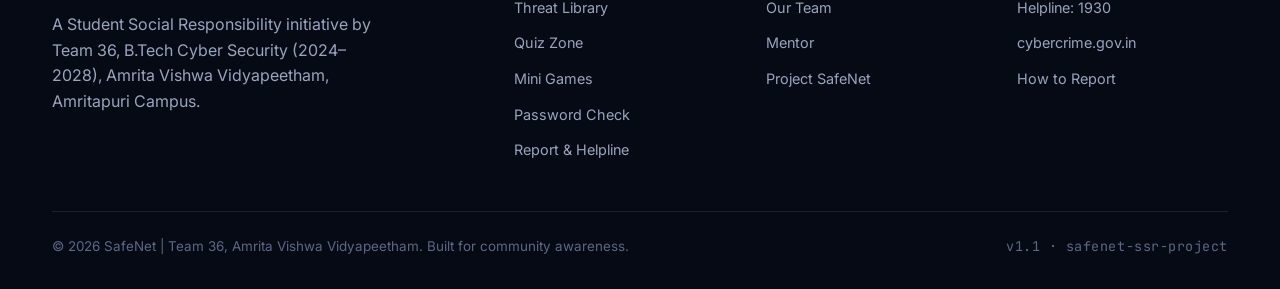
<file: password.html>
<!DOCTYPE html>
<html lang="en">
<head>
<meta charset="UTF-8">
<meta name="viewport" content="width=device-width, initial-scale=1.0">
<title>Password Security | SafeNet</title>
<meta name="description" content="Check your password strength, learn what makes passwords safer, and build stronger login habits with SafeNet's dedicated password security guide.">
<link rel="preconnect" href="https://fonts.googleapis.com">
<link rel="preconnect" href="https://fonts.gstatic.com" crossorigin>
<link href="https://fonts.googleapis.com/css2?family=Space+Grotesk:wght@500;700&family=Inter:wght@400;500;600;700&family=JetBrains+Mono:wght@400;500&display=swap" rel="stylesheet">
<link rel="stylesheet" href="css/style.css">
<link rel="stylesheet" href="css/password.css">
</head>
<body>
<div class="ambient-bg"></div>

<header class="navbar">
  <div class="nav-inner">
    <a href="index.html" class="nav-brand">
      <span class="shield">
        <svg viewBox="0 0 24 24" fill="none" xmlns="http://www.w3.org/2000/svg">
          <path d="M12 2L4 5V11C4 16 7.5 19.5 12 22C16.5 19.5 20 16 20 11V5L12 2Z" stroke="#00f5d4" stroke-width="1.6" stroke-linejoin="round"/>
          <path d="M9 12L11 14L15.5 9.5" stroke="#00f5d4" stroke-width="1.6" stroke-linecap="round" stroke-linejoin="round"/>
        </svg>
      </span>
      SafeNet
    </a>
    <nav class="nav-links">
      <a href="index.html">Home</a>
      <a href="learn.html">Threat Library</a>
      <a href="quiz.html">Quiz Zone</a>
      <a href="games.html">Mini Games</a>
      <a href="password.html" class="active">Password Check</a>
      <a href="report.html">Report &amp; Helpline</a>
      <a href="about.html">About Us</a>
    </nav>
    <div class="nav-cta">
      <a href="report.html" class="btn btn-danger nav-report-btn">Report a Crime</a>
      <button class="nav-toggle" aria-label="Toggle navigation">☰</button>
    </div>
  </div>
</header>

<section class="page-header">
  <div class="container">
    <span class="eyebrow">Password Security</span>
    <h1>Build passwords that are <span class="gradient-text">hard to crack.</span></h1>
    <p>Use the checker below to test password strength in your browser, understand what weakens a password, and learn safer habits for every account you use.</p>
  </div>
</section>

<section class="section" style="padding-top:0;">
  <div class="container">
    <div class="grid grid-3 password-highlights">
      <div class="glass card reveal">
        <div class="tag tag-danger" style="margin-bottom:14px; width:fit-content;">Risk</div>
        <h3 style="margin-bottom:10px;">Weak passwords spread damage fast</h3>
        <p>If one reused password is exposed in a breach, attackers often try it immediately on your email, banking, shopping, and social accounts.</p>
      </div>
      <div class="glass card reveal">
        <div class="tag tag-teal" style="margin-bottom:14px; width:fit-content;">Habit</div>
        <h3 style="margin-bottom:10px;">Unique beats clever</h3>
        <p>A unique passphrase for each account is more valuable than a single "smart" password reused everywhere.</p>
      </div>
      <div class="glass card reveal">
        <div class="tag tag-violet" style="margin-bottom:14px; width:fit-content;">Layer</div>
        <h3 style="margin-bottom:10px;">Two-factor still matters</h3>
        <p>Even a strong password is safer when paired with two-factor authentication and a trusted password manager.</p>
      </div>
    </div>

    <div class="password-grid">
      <div class="glass password-lab reveal">
        <div class="password-lab-head">
          <div>
            <span class="eyebrow">Live checker</span>
            <h2 style="margin-top:14px;">Password Strength Checker</h2>
          </div>
          <div class="tag tag-teal score-tag" id="pwScoreTag">Score: 0 / 6</div>
        </div>

        <p class="password-intro">Nothing you type here is uploaded. The check runs entirely in your browser and gives instant feedback on length, variety, and risky patterns.</p>

        <div class="pw-input-wrap">
          <input type="password" id="pwInput" placeholder="Type a password to test..." autocomplete="off">
          <button class="pw-toggle" id="pwToggle" aria-label="Show password">👁️</button>
        </div>

        <div class="pw-meter"><div class="pw-meter-fill" id="pwMeterFill"></div></div>
        <div class="pw-label-row">
          <div class="pw-label" id="pwLabel">Enter a password to test</div>
          <div class="pw-advice" id="pwAdvice">Aim for a long passphrase with a mix of character types.</div>
        </div>

        <div class="password-insight-row">
          <div class="glass password-insight-card">
            <div class="mono insight-label">Current status</div>
            <div class="insight-value" id="pwSummary">Waiting for input</div>
            <p class="insight-copy" id="pwSummaryCopy">Start typing to see whether your password is risky, decent, or strong.</p>
          </div>
          <div class="glass password-insight-card">
            <div class="mono insight-label">Primary fix</div>
            <div class="insight-value" id="pwFocus">Add length</div>
            <p class="insight-copy" id="pwFocusCopy">Longer passphrases improve security faster than small cosmetic changes.</p>
          </div>
        </div>

        <div class="pw-checks">
          <div class="pw-check" id="checkLength"><span class="icon">✓</span>At least 12 characters</div>
          <div class="pw-check" id="checkUpper"><span class="icon">✓</span>Contains uppercase letter</div>
          <div class="pw-check" id="checkLower"><span class="icon">✓</span>Contains lowercase letter</div>
          <div class="pw-check" id="checkNumber"><span class="icon">✓</span>Contains a number</div>
          <div class="pw-check" id="checkSpecial"><span class="icon">✓</span>Contains special character</div>
          <div class="pw-check" id="checkCommon"><span class="icon">✓</span>Avoids common patterns</div>
        </div>

        <div class="password-actions">
          <button class="btn btn-ghost" id="passphraseBtn">Generate Sample Passphrase</button>
          <div class="mono sample-passphrase" id="samplePassphrase">Try something like: river-lantern-mint-harbor47</div>
        </div>
      </div>

      <div class="password-side">
        <div class="glass card reveal">
          <span class="eyebrow">What works</span>
          <h3 style="margin:14px 0 10px;">Good password habits</h3>
          <ul class="checklist">
            <li>Use a different password for every important account</li>
            <li>Prefer long passphrases over short complicated strings</li>
            <li>Turn on two-factor authentication wherever possible</li>
            <li>Store passwords in a trusted password manager</li>
          </ul>
        </div>

        <div class="glass card reveal">
          <span class="eyebrow">Avoid this</span>
          <h3 style="margin:14px 0 10px;">Common mistakes</h3>
          <ul class="checklist">
            <li>Reusing the same password on email, banking, and social media</li>
            <li>Using names, birthdays, or phone numbers that others can guess</li>
            <li>Using obvious patterns like 123456, qwerty, or password123</li>
            <li>Saving passwords in plain text notes or screenshots</li>
          </ul>
        </div>

        <div class="glass card reveal">
          <span class="eyebrow">Quick checklist</span>
          <h3 style="margin:14px 0 10px;">Before you trust a password</h3>
          <ul class="checklist">
            <li>Is it at least 12 characters long?</li>
            <li>Is it unique to this account?</li>
            <li>Would it still be hard to guess if someone knows your birthday or name?</li>
            <li>Have you enabled two-factor authentication as a backup layer?</li>
          </ul>
        </div>
      </div>
    </div>
  </div>
</section>

<section class="section">
  <div class="container">
    <div class="grid grid-3">
      <div class="glass card reveal">
        <div class="mono" style="color:var(--teal); font-size:0.8rem; margin-bottom:14px;">STEP 01</div>
        <h3 style="margin-bottom:10px;">Start with length</h3>
        <p>Longer passwords are usually stronger than shorter ones. A passphrase with 4 random words is easier to remember and much harder to brute-force.</p>
      </div>
      <div class="glass card reveal">
        <div class="mono" style="color:var(--violet); font-size:0.8rem; margin-bottom:14px;">STEP 02</div>
        <h3 style="margin-bottom:10px;">Make every account unique</h3>
        <p>If one reused password is leaked in a breach, attackers immediately try it on your email, banking, and social apps.</p>
      </div>
      <div class="glass card reveal">
        <div class="mono" style="color:var(--amber); font-size:0.8rem; margin-bottom:14px;">STEP 03</div>
        <h3 style="margin-bottom:10px;">Protect the password itself</h3>
        <p>Even strong passwords are safer with two-factor authentication and a password manager that stores them securely.</p>
      </div>
    </div>
  </div>
</section>

<section class="section">
  <div class="container">
    <div class="glass page-cta reveal">
      <span class="eyebrow">Keep learning</span>
      <h2 style="margin:14px 0;">Practice the same instinct in the Mini Games</h2>
      <p style="max-width:520px; margin:0 auto 28px;">After checking password strength, test your scam detection skills with phishing and suspicious link exercises.</p>
      <div style="display:flex; gap:14px; justify-content:center; flex-wrap:wrap;">
        <a href="games.html" class="btn btn-primary">Open Mini Games</a>
        <a href="learn.html" class="btn btn-ghost">Review Threat Library</a>
      </div>
    </div>
  </div>
</section>

<footer class="footer">
  <div class="container">
    <div class="footer-grid">
      <div>
        <a href="index.html" class="nav-brand" style="margin-bottom:14px; display:inline-flex;">
          <span class="shield">
            <svg viewBox="0 0 24 24" fill="none" xmlns="http://www.w3.org/2000/svg">
              <path d="M12 2L4 5V11C4 16 7.5 19.5 12 22C16.5 19.5 20 16 20 11V5L12 2Z" stroke="#00f5d4" stroke-width="1.6" stroke-linejoin="round"/>
              <path d="M9 12L11 14L15.5 9.5" stroke="#00f5d4" stroke-width="1.6" stroke-linecap="round" stroke-linejoin="round"/>
            </svg>
          </span>
          SafeNet
        </a>
        <p style="max-width:340px; margin-top:6px;">A Student Social Responsibility initiative by Team 36, B.Tech Cyber Security (2024–2028), Amrita Vishwa Vidyapeetham, Amritapuri Campus.</p>
      </div>
      <div>
        <h4>Explore</h4>
        <ul>
          <li><a href="learn.html">Threat Library</a></li>
          <li><a href="quiz.html">Quiz Zone</a></li>
          <li><a href="games.html">Mini Games</a></li>
          <li><a href="password.html">Password Check</a></li>
          <li><a href="report.html">Report &amp; Helpline</a></li>
        </ul>
      </div>
      <div>
        <h4>About</h4>
        <ul>
          <li><a href="about.html">Our Team</a></li>
          <li><a href="about.html#mentor">Mentor</a></li>
          <li><a href="about.html#project">Project SafeNet</a></li>
        </ul>
      </div>
      <div>
        <h4>Emergency</h4>
        <ul>
          <li><a href="report.html">Helpline: 1930</a></li>
          <li><a href="https://cybercrime.gov.in" target="_blank" rel="noopener">cybercrime.gov.in</a></li>
          <li><a href="report.html#steps">How to Report</a></li>
        </ul>
      </div>
    </div>
    <div class="footer-bottom">
      <span>© 2026 SafeNet | Team 36, Amrita Vishwa Vidyapeetham. Built for community awareness.</span>
      <span class="mono">v1.1 · safenet-ssr-project</span>
    </div>
  </div>
</footer>

<script src="js/main.js"></script>
<script src="js/password.js"></script>
</body>
</html>
</file>
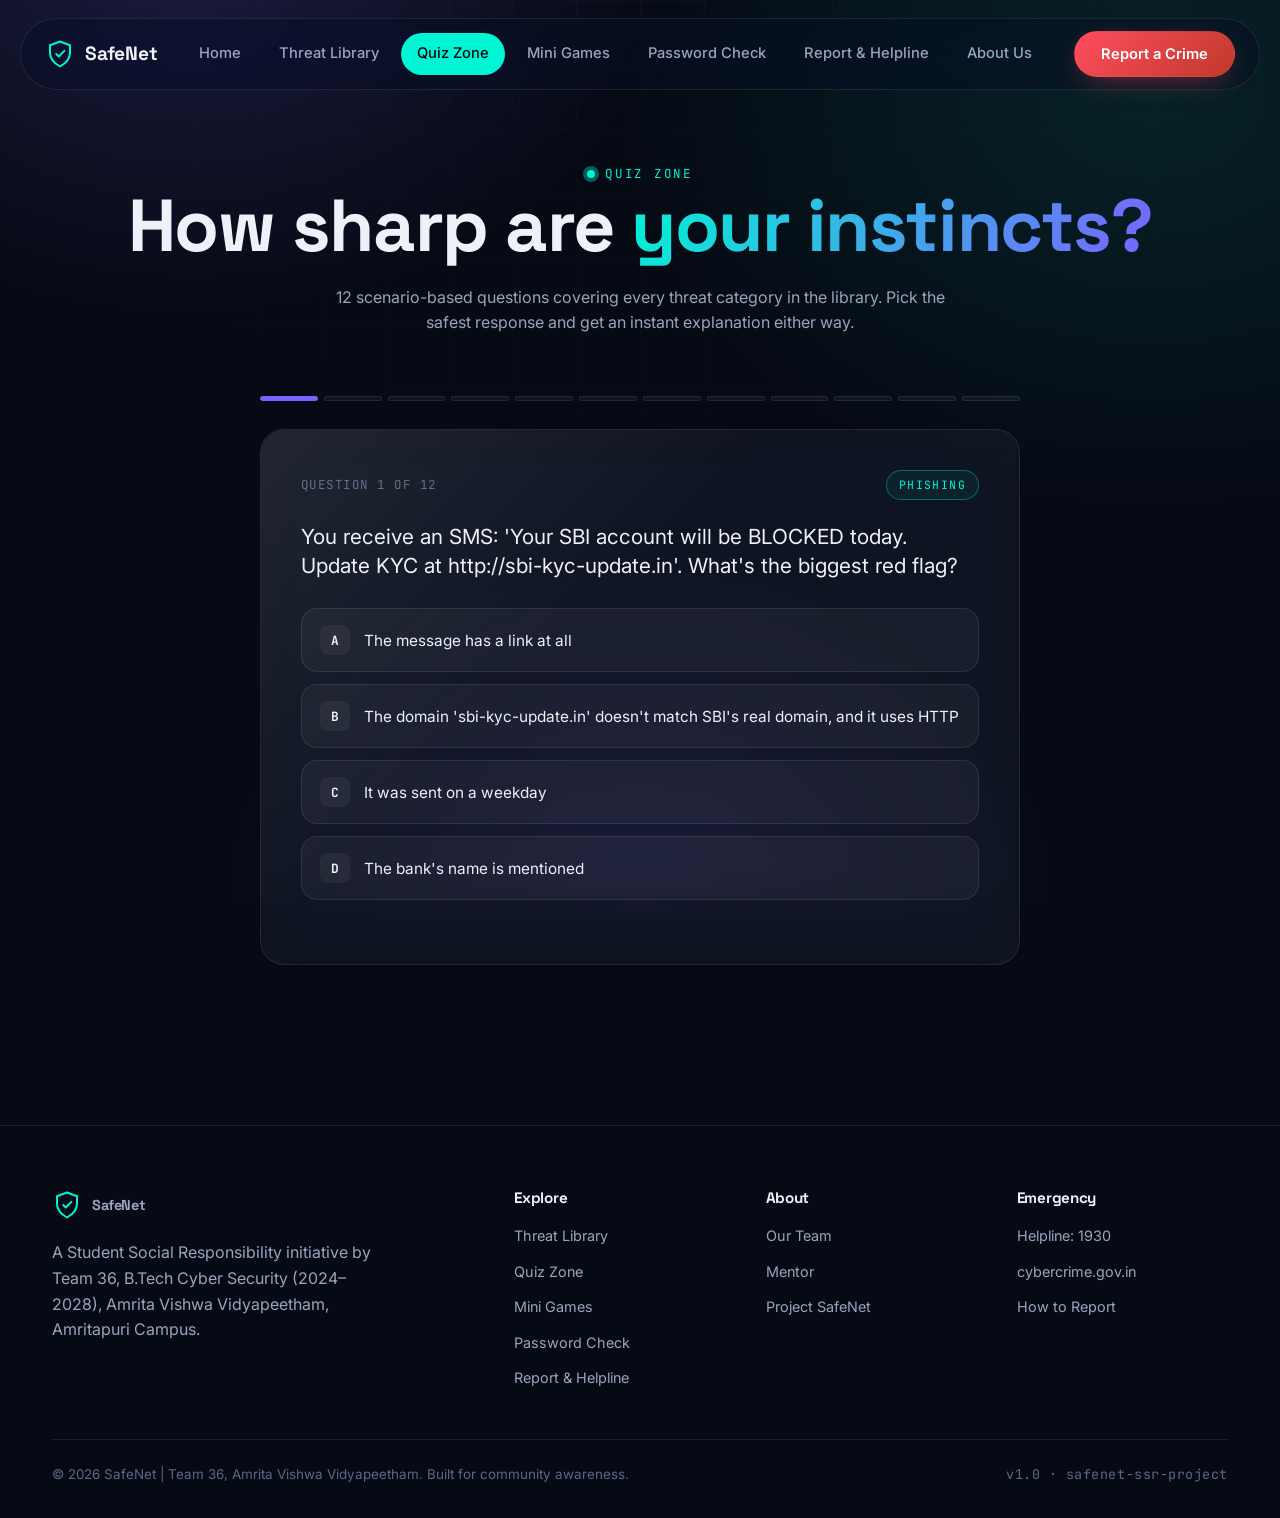
<file: quiz.html>
<!DOCTYPE html>
<html lang="en">
<head>
<meta charset="UTF-8">
<meta name="viewport" content="width=device-width, initial-scale=1.0">
<title>Quiz Zone | SafeNet</title>
<meta name="description" content="Test your cyber security awareness with an interactive quiz covering phishing, UPI fraud, identity theft, social engineering, job scams and more.">
<link rel="preconnect" href="https://fonts.googleapis.com">
<link rel="preconnect" href="https://fonts.gstatic.com" crossorigin>
<link href="https://fonts.googleapis.com/css2?family=Space+Grotesk:wght@500;700&family=Inter:wght@400;500;600;700&family=JetBrains+Mono:wght@400;500&display=swap" rel="stylesheet">
<link rel="stylesheet" href="css/style.css">
<link rel="stylesheet" href="css/quiz.css">
</head>
<body>
<div class="ambient-bg"></div>

<header class="navbar">
  <div class="nav-inner">
    <a href="index.html" class="nav-brand">
      <span class="shield">
        <svg viewBox="0 0 24 24" fill="none" xmlns="http://www.w3.org/2000/svg">
          <path d="M12 2L4 5V11C4 16 7.5 19.5 12 22C16.5 19.5 20 16 20 11V5L12 2Z" stroke="#00f5d4" stroke-width="1.6" stroke-linejoin="round"/>
          <path d="M9 12L11 14L15.5 9.5" stroke="#00f5d4" stroke-width="1.6" stroke-linecap="round" stroke-linejoin="round"/>
        </svg>
      </span>
      SafeNet
    </a>
    <nav class="nav-links">
      <a href="index.html">Home</a>
      <a href="learn.html">Threat Library</a>
      <a href="quiz.html" class="active">Quiz Zone</a>
      <a href="games.html">Mini Games</a>
      <a href="password.html">Password Check</a>
      <a href="report.html">Report &amp; Helpline</a>
      <a href="about.html">About Us</a>
    </nav>
    <div class="nav-cta">
      <a href="report.html" class="btn btn-danger nav-report-btn">Report a Crime</a>
      <button class="nav-toggle" aria-label="Toggle navigation">☰</button>
    </div>
  </div>
</header>

<section class="page-header">
  <div class="container">
    <span class="eyebrow">Quiz Zone</span>
    <h1>How sharp are <span class="gradient-text">your instincts?</span></h1>
    <p>12 scenario-based questions covering every threat category in the library. Pick the safest response and get an instant explanation either way.</p>
  </div>
</section>

<section class="section" style="padding-top:0;">
  <div class="container">
    <div class="quiz-shell" id="quizShell">
      <div class="quiz-progress" id="quizProgress"></div>
      <div class="glass quiz-card" id="quizCard"></div>
      <div class="glass quiz-results" id="quizResults"></div>
    </div>
  </div>
</section>

<footer class="footer">
  <div class="container">
    <div class="footer-grid">
      <div>
        <a href="index.html" class="nav-brand" style="margin-bottom:14px; display:inline-flex;">
          <span class="shield">
            <svg viewBox="0 0 24 24" fill="none" xmlns="http://www.w3.org/2000/svg">
              <path d="M12 2L4 5V11C4 16 7.5 19.5 12 22C16.5 19.5 20 16 20 11V5L12 2Z" stroke="#00f5d4" stroke-width="1.6" stroke-linejoin="round"/>
              <path d="M9 12L11 14L15.5 9.5" stroke="#00f5d4" stroke-width="1.6" stroke-linecap="round" stroke-linejoin="round"/>
            </svg>
          </span>
          SafeNet
        </a>
        <p style="max-width:340px; margin-top:6px;">A Student Social Responsibility initiative by Team 36, B.Tech Cyber Security (2024–2028), Amrita Vishwa Vidyapeetham, Amritapuri Campus.</p>
      </div>
      <div>
        <h4>Explore</h4>
        <ul>
          <li><a href="learn.html">Threat Library</a></li>
          <li><a href="quiz.html">Quiz Zone</a></li>
          <li><a href="games.html">Mini Games</a></li>
          <li><a href="password.html">Password Check</a></li>
          <li><a href="report.html">Report &amp; Helpline</a></li>
        </ul>
      </div>
      <div>
        <h4>About</h4>
        <ul>
          <li><a href="about.html">Our Team</a></li>
          <li><a href="about.html#mentor">Mentor</a></li>
          <li><a href="about.html#project">Project SafeNet</a></li>
        </ul>
      </div>
      <div>
        <h4>Emergency</h4>
        <ul>
          <li><a href="report.html">Helpline: 1930</a></li>
          <li><a href="https://cybercrime.gov.in" target="_blank" rel="noopener">cybercrime.gov.in</a></li>
          <li><a href="report.html#steps">How to Report</a></li>
        </ul>
      </div>
    </div>
    <div class="footer-bottom">
      <span>© 2026 SafeNet | Team 36, Amrita Vishwa Vidyapeetham. Built for community awareness.</span>
      <span class="mono">v1.0 · safenet-ssr-project</span>
    </div>
  </div>
</footer>

<script src="js/main.js"></script>
<script src="js/quiz.js"></script>
</body>
</html>
</file>
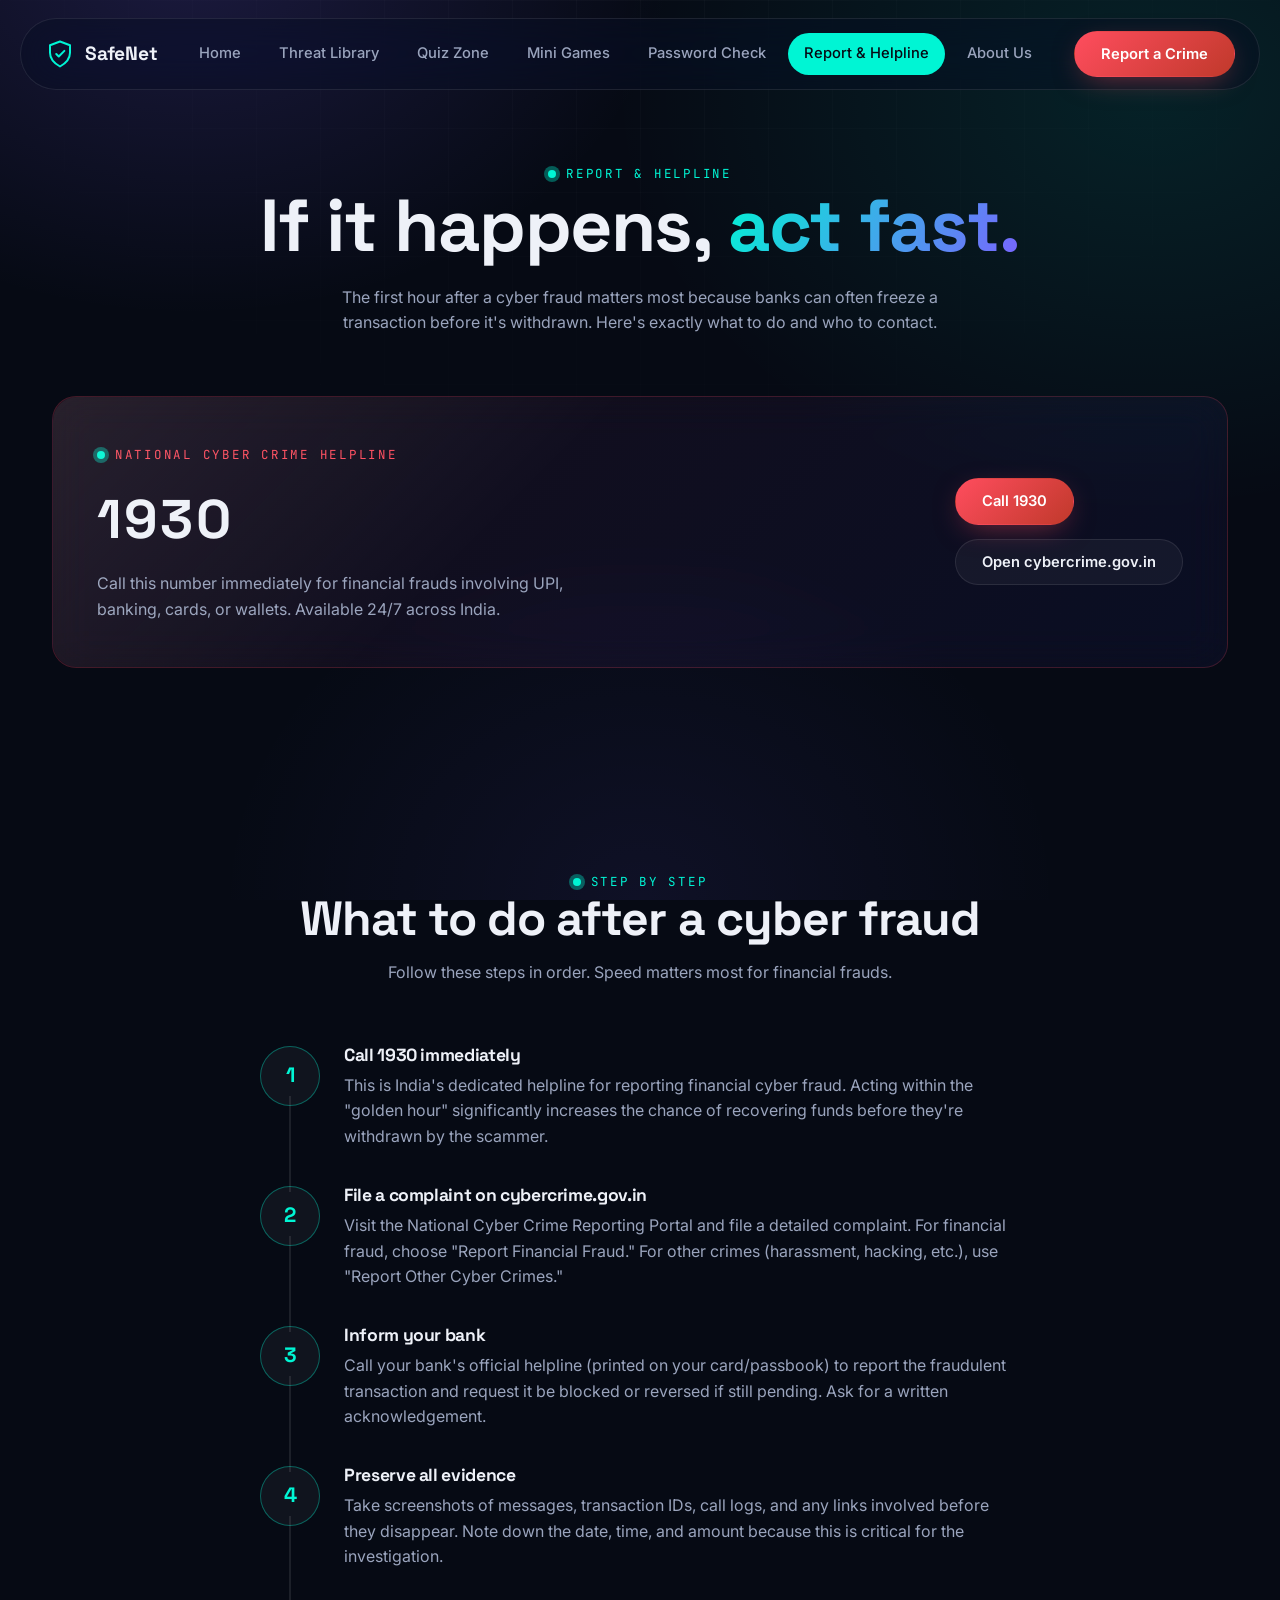
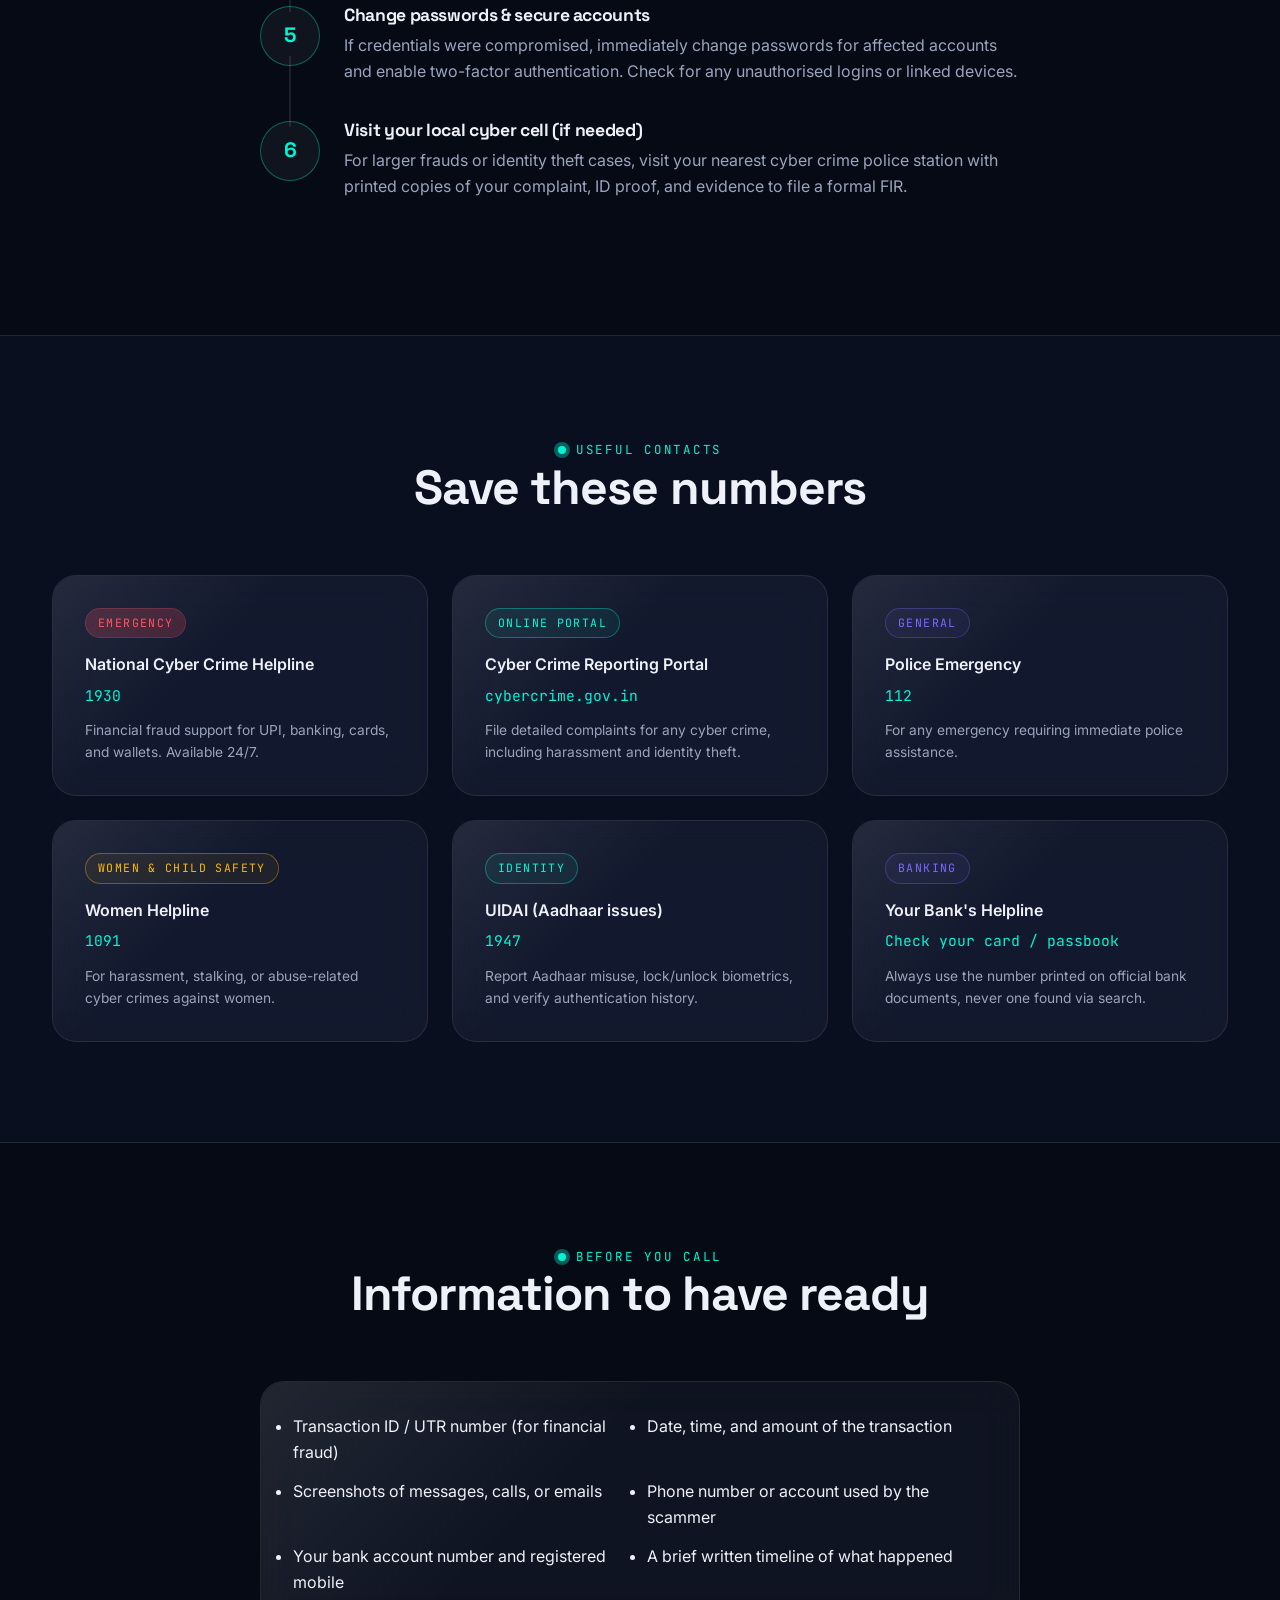
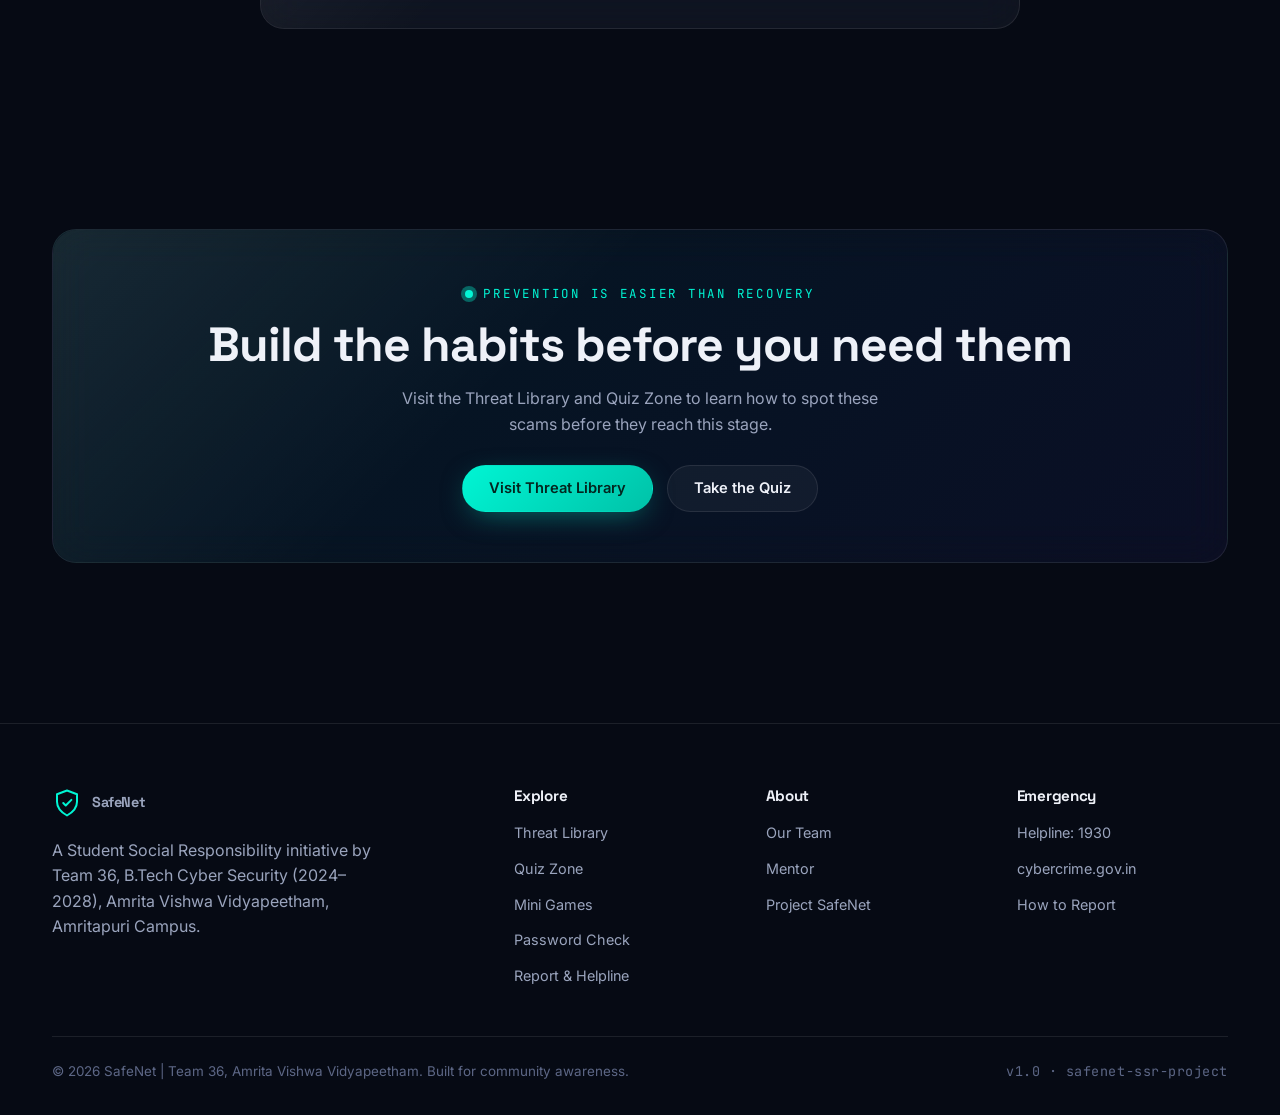
<file: report.html>
<!DOCTYPE html>
<html lang="en">
<head>
<meta charset="UTF-8">
<meta name="viewport" content="width=device-width, initial-scale=1.0">
<title>Report &amp; Helpline | SafeNet</title>
<meta name="description" content="Step-by-step guide to reporting cyber crime in India, including National Cyber Crime Helpline 1930, cybercrime.gov.in, and what to do in the first hour after a fraud.">
<link rel="preconnect" href="https://fonts.googleapis.com">
<link rel="preconnect" href="https://fonts.gstatic.com" crossorigin>
<link href="https://fonts.googleapis.com/css2?family=Space+Grotesk:wght@500;700&family=Inter:wght@400;500;600;700&family=JetBrains+Mono:wght@400;500&display=swap" rel="stylesheet">
<link rel="stylesheet" href="css/style.css">
<link rel="stylesheet" href="css/report.css">
</head>
<body>
<div class="ambient-bg"></div>

<header class="navbar">
  <div class="nav-inner">
    <a href="index.html" class="nav-brand">
      <span class="shield">
        <svg viewBox="0 0 24 24" fill="none" xmlns="http://www.w3.org/2000/svg">
          <path d="M12 2L4 5V11C4 16 7.5 19.5 12 22C16.5 19.5 20 16 20 11V5L12 2Z" stroke="#00f5d4" stroke-width="1.6" stroke-linejoin="round"/>
          <path d="M9 12L11 14L15.5 9.5" stroke="#00f5d4" stroke-width="1.6" stroke-linecap="round" stroke-linejoin="round"/>
        </svg>
      </span>
      SafeNet
    </a>
    <nav class="nav-links">
      <a href="index.html">Home</a>
      <a href="learn.html">Threat Library</a>
      <a href="quiz.html">Quiz Zone</a>
      <a href="games.html">Mini Games</a>
      <a href="password.html">Password Check</a>
      <a href="report.html" class="active">Report &amp; Helpline</a>
      <a href="about.html">About Us</a>
    </nav>
    <div class="nav-cta">
      <a href="report.html" class="btn btn-danger nav-report-btn">Report a Crime</a>
      <button class="nav-toggle" aria-label="Toggle navigation">☰</button>
    </div>
  </div>
</header>

<section class="page-header">
  <div class="container">
    <span class="eyebrow">Report &amp; Helpline</span>
    <h1>If it happens, <span class="gradient-text">act fast.</span></h1>
    <p>The first hour after a cyber fraud matters most because banks can often freeze a transaction before it's withdrawn. Here's exactly what to do and who to contact.</p>
  </div>
</section>

<section class="section" style="padding-top:0;">
  <div class="container">
    <div class="glass helpline-banner reveal">
      <div>
        <span class="eyebrow" style="color:var(--danger);">National Cyber Crime Helpline</span>
        <div class="helpline-number" style="margin-top:10px;">1930</div>
        <p style="margin-top:8px; max-width:480px;">Call this number immediately for financial frauds involving UPI, banking, cards, or wallets. Available 24/7 across India.</p>
      </div>
      <div style="display:flex; flex-direction:column; gap:14px; align-items:flex-start;">
        <a href="tel:1930" class="btn btn-danger">Call 1930</a>
        <a href="https://cybercrime.gov.in" target="_blank" rel="noopener" class="btn btn-ghost">Open cybercrime.gov.in</a>
      </div>
    </div>
  </div>
</section>

<!-- ===================== STEPS ===================== -->
<section class="section" id="steps">
  <div class="container">
    <div class="section-head reveal">
      <span class="eyebrow">Step by step</span>
      <h2>What to do after a cyber fraud</h2>
      <p>Follow these steps in order. Speed matters most for financial frauds.</p>
    </div>

    <div class="steps-timeline reveal" style="max-width:760px; margin:0 auto;">
      <div class="step-item">
        <div class="step-num">1</div>
        <div class="step-content">
          <h3>Call 1930 immediately</h3>
          <p>This is India's dedicated helpline for reporting financial cyber fraud. Acting within the "golden hour" significantly increases the chance of recovering funds before they're withdrawn by the scammer.</p>
        </div>
      </div>
      <div class="step-item">
        <div class="step-num">2</div>
        <div class="step-content">
          <h3>File a complaint on cybercrime.gov.in</h3>
          <p>Visit the National Cyber Crime Reporting Portal and file a detailed complaint. For financial fraud, choose "Report Financial Fraud." For other crimes (harassment, hacking, etc.), use "Report Other Cyber Crimes."</p>
        </div>
      </div>
      <div class="step-item">
        <div class="step-num">3</div>
        <div class="step-content">
          <h3>Inform your bank</h3>
          <p>Call your bank's official helpline (printed on your card/passbook) to report the fraudulent transaction and request it be blocked or reversed if still pending. Ask for a written acknowledgement.</p>
        </div>
      </div>
      <div class="step-item">
        <div class="step-num">4</div>
        <div class="step-content">
          <h3>Preserve all evidence</h3>
          <p>Take screenshots of messages, transaction IDs, call logs, and any links involved before they disappear. Note down the date, time, and amount because this is critical for the investigation.</p>
        </div>
      </div>
      <div class="step-item">
        <div class="step-num">5</div>
        <div class="step-content">
          <h3>Change passwords &amp; secure accounts</h3>
          <p>If credentials were compromised, immediately change passwords for affected accounts and enable two-factor authentication. Check for any unauthorised logins or linked devices.</p>
        </div>
      </div>
      <div class="step-item">
        <div class="step-num">6</div>
        <div class="step-content">
          <h3>Visit your local cyber cell (if needed)</h3>
          <p>For larger frauds or identity theft cases, visit your nearest cyber crime police station with printed copies of your complaint, ID proof, and evidence to file a formal FIR.</p>
        </div>
      </div>
    </div>
  </div>
</section>

<!-- ===================== CONTACTS GRID ===================== -->
<section class="section" style="background:var(--bg-elevated); border-top:1px solid var(--glass-border); border-bottom:1px solid var(--glass-border);">
  <div class="container">
    <div class="section-head reveal">
      <span class="eyebrow">Useful contacts</span>
      <h2>Save these numbers</h2>
    </div>

    <div class="grid grid-3">
      <div class="glass card contact-card reveal">
        <div class="tag tag-danger" style="margin-bottom:8px; width:fit-content;">Emergency</div>
        <div class="contact-org">National Cyber Crime Helpline</div>
        <div class="contact-detail">1930</div>
        <p class="contact-desc">Financial fraud support for UPI, banking, cards, and wallets. Available 24/7.</p>
      </div>
      <div class="glass card contact-card reveal">
        <div class="tag tag-teal" style="margin-bottom:8px; width:fit-content;">Online portal</div>
        <div class="contact-org">Cyber Crime Reporting Portal</div>
        <div class="contact-detail">cybercrime.gov.in</div>
        <p class="contact-desc">File detailed complaints for any cyber crime, including harassment and identity theft.</p>
      </div>
      <div class="glass card contact-card reveal">
        <div class="tag tag-violet" style="margin-bottom:8px; width:fit-content;">General</div>
        <div class="contact-org">Police Emergency</div>
        <div class="contact-detail">112</div>
        <p class="contact-desc">For any emergency requiring immediate police assistance.</p>
      </div>
      <div class="glass card contact-card reveal">
        <div class="tag tag-amber" style="margin-bottom:8px; width:fit-content;">Women &amp; child safety</div>
        <div class="contact-org">Women Helpline</div>
        <div class="contact-detail">1091</div>
        <p class="contact-desc">For harassment, stalking, or abuse-related cyber crimes against women.</p>
      </div>
      <div class="glass card contact-card reveal">
        <div class="tag tag-teal" style="margin-bottom:8px; width:fit-content;">Identity</div>
        <div class="contact-org">UIDAI (Aadhaar issues)</div>
        <div class="contact-detail">1947</div>
        <p class="contact-desc">Report Aadhaar misuse, lock/unlock biometrics, and verify authentication history.</p>
      </div>
      <div class="glass card contact-card reveal">
        <div class="tag tag-violet" style="margin-bottom:8px; width:fit-content;">Banking</div>
        <div class="contact-org">Your Bank's Helpline</div>
        <div class="contact-detail">Check your card / passbook</div>
        <p class="contact-desc">Always use the number printed on official bank documents, never one found via search.</p>
      </div>
    </div>
  </div>
</section>

<!-- ===================== WHAT TO PREPARE ===================== -->
<section class="section">
  <div class="container">
    <div class="section-head reveal">
      <span class="eyebrow">Before you call</span>
      <h2>Information to have ready</h2>
    </div>
    <div class="glass card reveal" style="max-width:760px; margin:0 auto;">
      <ul class="checklist" style="display:grid; grid-template-columns:repeat(2,1fr); gap:14px;">
        <li>Transaction ID / UTR number (for financial fraud)</li>
        <li>Date, time, and amount of the transaction</li>
        <li>Screenshots of messages, calls, or emails</li>
        <li>Phone number or account used by the scammer</li>
        <li>Your bank account number and registered mobile</li>
        <li>A brief written timeline of what happened</li>
      </ul>
    </div>
  </div>
</section>

<section class="section">
  <div class="container">
    <div class="glass page-cta reveal">
      <span class="eyebrow">Prevention is easier than recovery</span>
      <h2 style="margin:14px 0;">Build the habits before you need them</h2>
      <p style="max-width:520px; margin:0 auto 28px;">Visit the Threat Library and Quiz Zone to learn how to spot these scams before they reach this stage.</p>
      <div style="display:flex; gap:14px; justify-content:center; flex-wrap:wrap;">
        <a href="learn.html" class="btn btn-primary">Visit Threat Library</a>
        <a href="quiz.html" class="btn btn-ghost">Take the Quiz</a>
      </div>
    </div>
  </div>
</section>

<footer class="footer">
  <div class="container">
    <div class="footer-grid">
      <div>
        <a href="index.html" class="nav-brand" style="margin-bottom:14px; display:inline-flex;">
          <span class="shield">
            <svg viewBox="0 0 24 24" fill="none" xmlns="http://www.w3.org/2000/svg">
              <path d="M12 2L4 5V11C4 16 7.5 19.5 12 22C16.5 19.5 20 16 20 11V5L12 2Z" stroke="#00f5d4" stroke-width="1.6" stroke-linejoin="round"/>
              <path d="M9 12L11 14L15.5 9.5" stroke="#00f5d4" stroke-width="1.6" stroke-linecap="round" stroke-linejoin="round"/>
            </svg>
          </span>
          SafeNet
        </a>
        <p style="max-width:340px; margin-top:6px;">A Student Social Responsibility initiative by Team 36, B.Tech Cyber Security (2024–2028), Amrita Vishwa Vidyapeetham, Amritapuri Campus.</p>
      </div>
      <div>
        <h4>Explore</h4>
        <ul>
          <li><a href="learn.html">Threat Library</a></li>
          <li><a href="quiz.html">Quiz Zone</a></li>
          <li><a href="games.html">Mini Games</a></li>
          <li><a href="password.html">Password Check</a></li>
          <li><a href="report.html">Report &amp; Helpline</a></li>
        </ul>
      </div>
      <div>
        <h4>About</h4>
        <ul>
          <li><a href="about.html">Our Team</a></li>
          <li><a href="about.html#mentor">Mentor</a></li>
          <li><a href="about.html#project">Project SafeNet</a></li>
        </ul>
      </div>
      <div>
        <h4>Emergency</h4>
        <ul>
          <li><a href="report.html">Helpline: 1930</a></li>
          <li><a href="https://cybercrime.gov.in" target="_blank" rel="noopener">cybercrime.gov.in</a></li>
          <li><a href="report.html#steps">How to Report</a></li>
        </ul>
      </div>
    </div>
    <div class="footer-bottom">
      <span>© 2026 SafeNet | Team 36, Amrita Vishwa Vidyapeetham. Built for community awareness.</span>
      <span class="mono">v1.0 · safenet-ssr-project</span>
    </div>
  </div>
</footer>

<script src="js/main.js"></script>
</body>
</html>
</file>
<file: css/style.css>
/* ===================================================================
   SafeNet — Core Design System
   Palette: Deep Space Navy / Cyber Teal / Electric Violet / Amber / Danger Red
   Type: Space Grotesk (display) + Inter (body) + JetBrains Mono (data)
   =================================================================== */

:root {
  /* Color tokens */
  --bg-base: #060a14;
  --bg-elevated: #0a0f1f;
  --bg-panel: #0d1326;
  --teal: #00f5d4;
  --teal-dim: #00f5d459;
  --violet: #7b61ff;
  --violet-dim: #7b61ff4d;
  --amber: #ffb800;
  --danger: #ff4d5e;
  --danger-dim: #ff4d5e33;
  --text-primary: #eef1f8;
  --text-secondary: #9aa4bd;
  --text-muted: #5d6786;

  /* Glass surfaces */
  --glass-bg: rgba(255, 255, 255, 0.045);
  --glass-bg-hover: rgba(255, 255, 255, 0.08);
  --glass-border: rgba(255, 255, 255, 0.09);
  --glass-border-bright: rgba(0, 245, 212, 0.35);

  /* Typography */
  --font-display: 'Space Grotesk', sans-serif;
  --font-body: 'Inter', sans-serif;
  --font-mono: 'JetBrains Mono', monospace;

  /* Layout */
  --container: 1240px;
  --radius-lg: 24px;
  --radius-md: 16px;
  --radius-sm: 10px;

  /* Motion */
  --ease: cubic-bezier(0.16, 1, 0.3, 1);
}

@media (prefers-reduced-motion: reduce) {
  *, *::before, *::after {
    animation-duration: 0.01ms !important;
    transition-duration: 0.01ms !important;
    scroll-behavior: auto !important;
  }
}

* { margin: 0; padding: 0; box-sizing: border-box; }

html { scroll-behavior: smooth; }
html:focus-within { scroll-behavior: smooth; }

body {
  background: var(--bg-base);
  color: var(--text-primary);
  font-family: var(--font-body);
  line-height: 1.6;
  -webkit-font-smoothing: antialiased;
  overflow-x: hidden;
}

/* Ambient grid + glow background, fixed across all pages */
.ambient-bg {
  position: fixed;
  inset: 0;
  z-index: -2;
  background:
    radial-gradient(ellipse 800px 600px at 15% -5%, rgba(123, 97, 255, 0.18), transparent 60%),
    radial-gradient(ellipse 900px 700px at 90% 10%, rgba(0, 245, 212, 0.10), transparent 60%),
    radial-gradient(ellipse 700px 600px at 50% 100%, rgba(123, 97, 255, 0.08), transparent 60%),
    var(--bg-base);
}

.ambient-bg::before {
  content: '';
  position: absolute;
  inset: 0;
  background-image:
    linear-gradient(rgba(255,255,255,0.025) 1px, transparent 1px),
    linear-gradient(90deg, rgba(255,255,255,0.025) 1px, transparent 1px);
  background-size: 64px 64px;
  mask-image: radial-gradient(ellipse 1200px 800px at 50% 0%, black 0%, transparent 70%);
}

/* ===================== Typography ===================== */
h1, h2, h3, h4, .display {
  font-family: var(--font-display);
  font-weight: 700;
  letter-spacing: -0.02em;
  line-height: 1.1;
  color: var(--text-primary);
  overflow-wrap: break-word;
}

h1 { font-size: clamp(2.6rem, 6vw, 4.6rem); }
h2 { font-size: clamp(2rem, 4.2vw, 3rem); }
h3 { font-size: clamp(1.3rem, 2.4vw, 1.8rem); }

p { color: var(--text-secondary); }

p,
li,
a,
button {
  overflow-wrap: break-word;
}

.mono {
  font-family: var(--font-mono);
  letter-spacing: 0.04em;
}

.eyebrow {
  font-family: var(--font-mono);
  font-size: 0.78rem;
  letter-spacing: 0.22em;
  text-transform: uppercase;
  color: var(--teal);
  display: inline-flex;
  align-items: center;
  gap: 10px;
}

.eyebrow::before {
  content: '';
  width: 8px;
  height: 8px;
  border-radius: 50%;
  background: var(--teal);
  box-shadow: 0 0 0 4px var(--teal-dim);
}

.gradient-text {
  background: linear-gradient(120deg, var(--teal) 0%, var(--violet) 100%);
  -webkit-background-clip: text;
  background-clip: text;
  -webkit-text-fill-color: transparent;
}

a { color: var(--teal); text-decoration: none; }

a,
button,
input,
[tabindex] {
  -webkit-tap-highlight-color: transparent;
}

:focus-visible {
  outline: 2px solid var(--teal);
  outline-offset: 3px;
}

/* ===================== Layout helpers ===================== */
.container {
  max-width: var(--container);
  margin: 0 auto;
  padding: 0 32px;
}

.section {
  padding: 100px 0;
  position: relative;
}

@media (max-width: 768px) {
  .section { padding: 64px 0; }
  .container { padding: 0 20px; }
}

/* ===================== Glass Island (signature element) ===================== */
.glass {
  background: var(--glass-bg);
  border: 1px solid var(--glass-border);
  border-radius: var(--radius-lg);
  backdrop-filter: blur(20px) saturate(140%);
  -webkit-backdrop-filter: blur(20px) saturate(140%);
  position: relative;
  transition: border-color 0.4s var(--ease), transform 0.4s var(--ease), box-shadow 0.4s var(--ease);
}

.glass::before {
  content: '';
  position: absolute;
  inset: 0;
  border-radius: inherit;
  background: linear-gradient(135deg, rgba(255,255,255,0.08), transparent 40%);
  pointer-events: none;
}

.glass-hover:hover {
  border-color: var(--glass-border-bright);
  transform: translateY(-4px);
  box-shadow: 0 20px 60px -20px rgba(0, 245, 212, 0.25);
}

/* ===================== Navigation ===================== */
.navbar {
  position: fixed;
  top: 0; left: 0; right: 0;
  z-index: 1000;
  padding: 18px 0;
  transition: padding 0.25s var(--ease);
}

.nav-inner {
  max-width: var(--container);
  margin: 0 auto;
  padding: 12px 24px;
  position: relative;
  display: flex;
  align-items: center;
  justify-content: space-between;
  background: rgba(10, 15, 31, 0.55);
  border: 1px solid var(--glass-border);
  border-radius: 100px;
  backdrop-filter: blur(24px) saturate(160%);
  -webkit-backdrop-filter: blur(24px) saturate(160%);
  transition: background 0.25s var(--ease), border-color 0.25s var(--ease), box-shadow 0.25s var(--ease);
}

.navbar.scrolled {
  padding: 12px 0;
}

.navbar.scrolled .nav-inner {
  background: rgba(10, 15, 31, 0.78);
  border-color: rgba(255, 255, 255, 0.12);
  box-shadow: 0 16px 40px -28px rgba(0, 0, 0, 0.9);
}

.nav-brand {
  font-family: var(--font-display);
  font-weight: 700;
  font-size: 1.2rem;
  color: var(--text-primary);
  display: flex;
  align-items: center;
  gap: 10px;
  letter-spacing: -0.01em;
}

.nav-brand .shield {
  width: 30px;
  height: 30px;
  display: grid;
  place-items: center;
}

.nav-links {
  display: flex;
  gap: 6px;
  align-items: center;
}

.nav-links a {
  color: var(--text-secondary);
  font-size: 0.92rem;
  font-weight: 500;
  padding: 9px 16px;
  border-radius: 100px;
  transition: color 0.25s, background 0.25s;
}

.nav-links a:hover {
  color: var(--text-primary);
  background: var(--glass-bg-hover);
}

.nav-links a.active {
  color: var(--bg-base);
  background: var(--teal);
}

.nav-cta {
  display: flex;
  align-items: center;
  gap: 10px;
}

.nav-report-btn {
  padding: 10px 20px;
  font-size: 0.85rem;
}

.nav-toggle {
  display: none;
  background: none;
  border: 1px solid transparent;
  color: var(--text-primary);
  font-size: 1.2rem;
  width: 44px;
  height: 44px;
  border-radius: 50%;
  cursor: pointer;
  transition: background 0.2s, border-color 0.2s, transform 0.2s;
}

.nav-toggle:hover {
  background: var(--glass-bg-hover);
  border-color: var(--glass-border);
}

@media (max-width: 980px) {
  .nav-inner {
    padding: 10px 14px;
    border-radius: 28px;
  }
  .nav-links { display: none; }
  .nav-toggle { display: block; }
  .nav-report-btn { display: none; }
  .nav-links.open {
    display: flex;
    flex-direction: column;
    position: absolute;
    top: calc(100% + 10px);
    left: 0;
    right: 0;
    background: rgba(10, 15, 31, 0.92);
    border: 1px solid var(--glass-border);
    border-radius: var(--radius-md);
    padding: 12px;
    box-shadow: 0 18px 50px -30px rgba(0, 0, 0, 0.95);
    backdrop-filter: blur(24px);
  }
  .nav-links.open a { width: 100%; text-align: left; }
}

/* ===================== Buttons ===================== */
.btn {
  display: inline-flex;
  align-items: center;
  justify-content: center;
  gap: 8px;
  font-family: var(--font-body);
  font-weight: 600;
  font-size: 0.92rem;
  padding: 13px 26px;
  border-radius: 100px;
  border: 1px solid transparent;
  cursor: pointer;
  transition: transform 0.3s var(--ease), box-shadow 0.3s var(--ease), background 0.3s, border-color 0.3s;
  text-decoration: none;
  line-height: 1.25;
  text-align: center;
}

.btn-primary {
  background: linear-gradient(135deg, var(--teal), #00c2a8);
  color: #03261f;
  box-shadow: 0 8px 30px -10px rgba(0, 245, 212, 0.5);
}

.btn-primary:hover {
  transform: translateY(-2px);
  box-shadow: 0 12px 36px -8px rgba(0, 245, 212, 0.65);
}

.btn-ghost {
  background: var(--glass-bg);
  border: 1px solid var(--glass-border);
  color: var(--text-primary);
}

.btn-ghost:hover {
  background: var(--glass-bg-hover);
  border-color: var(--glass-border-bright);
  transform: translateY(-2px);
}

.btn-danger {
  background: linear-gradient(135deg, var(--danger), #c0392b);
  color: #fff;
  box-shadow: 0 8px 30px -10px rgba(255, 77, 94, 0.55);
}

.btn-danger:hover {
  transform: translateY(-2px);
  box-shadow: 0 12px 36px -8px rgba(255, 77, 94, 0.7);
}

/* ===================== Cards / Pills / Tags ===================== */
.card {
  padding: 32px;
  min-width: 0;
}

.tag {
  display: inline-flex;
  align-items: center;
  gap: 6px;
  font-family: var(--font-mono);
  font-size: 0.72rem;
  letter-spacing: 0.12em;
  text-transform: uppercase;
  padding: 5px 12px;
  border-radius: 100px;
  border: 1px solid var(--glass-border);
  color: var(--text-secondary);
}

.tag.tag-danger { color: var(--danger); border-color: var(--danger-dim); background: var(--danger-dim); }
.tag.tag-teal { color: var(--teal); border-color: var(--teal-dim); background: rgba(0,245,212,0.06); }
.tag.tag-violet { color: var(--violet); border-color: var(--violet-dim); background: rgba(123,97,255,0.06); }
.tag.tag-amber { color: var(--amber); border-color: #ffb80059; background: rgba(255,184,0,0.06); }

/* ===================== Grid helpers ===================== */
.grid {
  display: grid;
  gap: 24px;
}

.grid-2 { grid-template-columns: repeat(2, 1fr); }
.grid-3 { grid-template-columns: repeat(3, 1fr); }
.grid-4 { grid-template-columns: repeat(4, 1fr); }

@media (max-width: 980px) {
  .grid-4 { grid-template-columns: repeat(2, 1fr); }
  .grid-3 { grid-template-columns: repeat(2, 1fr); }
}

@media (max-width: 640px) {
  .grid-2, .grid-3, .grid-4 { grid-template-columns: 1fr; }
}

/* ===================== Footer ===================== */
.footer {
  border-top: 1px solid var(--glass-border);
  padding: 64px 0 32px;
  margin-top: 60px;
}

.footer-grid {
  display: grid;
  grid-template-columns: 2fr 1fr 1fr 1fr;
  gap: 40px;
  margin-bottom: 48px;
}

.footer h4 {
  font-size: 0.95rem;
  margin-bottom: 16px;
  color: var(--text-primary);
}

.footer ul { list-style: none; display: flex; flex-direction: column; gap: 10px; }
.footer a { color: var(--text-secondary); font-size: 0.9rem; transition: color 0.2s; }
.footer a:hover { color: var(--teal); }

.footer-bottom {
  border-top: 1px solid var(--glass-border);
  padding-top: 24px;
  display: flex;
  justify-content: space-between;
  align-items: center;
  flex-wrap: wrap;
  gap: 12px;
  font-size: 0.84rem;
  color: var(--text-muted);
}

@media (max-width: 880px) {
  .footer-grid { grid-template-columns: 1fr 1fr; }
}
@media (max-width: 560px) {
  .footer-grid { grid-template-columns: 1fr; }
}

/* ===================== Scroll reveal ===================== */
.reveal {
  opacity: 0;
  transform: translateY(24px);
  transition: opacity 0.8s var(--ease), transform 0.8s var(--ease);
}
.reveal.is-visible {
  opacity: 1;
  transform: translateY(0);
}

.section-card {
  padding: 40px;
}

.section-card-cta {
  display: flex;
  align-items: center;
  justify-content: space-between;
  gap: 30px;
  flex-wrap: wrap;
}

.page-cta {
  padding: 50px;
  text-align: center;
  background: linear-gradient(135deg, rgba(0,245,212,0.06), rgba(123,97,255,0.06));
}

@media (max-width: 768px) {
  .section-card,
  .page-cta {
    padding: 28px;
  }
}

@media (max-width: 560px) {
  .card {
    padding: 24px;
  }

  .tag,
  .btn {
    max-width: 100%;
  }
}

/* ===================== Page header (sub-pages) ===================== */
.page-header {
  padding: 160px 0 60px;
  text-align: center;
}

.page-header p {
  max-width: 640px;
  margin: 18px auto 0;
}

@media (max-width: 560px) {
  .page-header {
    padding: 132px 0 44px;
  }
}

/* ===================== Scrollbar ===================== */
::-webkit-scrollbar { width: 10px; }
::-webkit-scrollbar-track { background: var(--bg-base); }
::-webkit-scrollbar-thumb { background: #1a2238; border-radius: 10px; }
::-webkit-scrollbar-thumb:hover { background: var(--teal-dim); }

/* ===================== Misc ===================== */
.divider {
  height: 1px;
  background: linear-gradient(90deg, transparent, var(--glass-border), transparent);
  margin: 60px 0;
}

.section-head {
  text-align: center;
  max-width: 700px;
  margin: 0 auto 60px;
}

.section-head p { margin-top: 14px; }

.center { text-align: center; }

.dot-eyebrow {
  width: 8px;
  height: 8px;
  border-radius: 50%;
  display: inline-block;
}

.eyebrow .dot-eyebrow { margin-right: 2px; }
.eyebrow:has(.dot-eyebrow)::before { content: none; }

@supports not selector(:has(*)) {
  .eyebrow.has-custom-dot::before { content: none; }
}

@media (prefers-reduced-motion: reduce) {
  .reveal {
    opacity: 1;
    transform: none;
  }
}
</file>
<file: css/hero.css>
/* ===================================================================
   SafeNet — Signature "Threat Radar" hero visual
   =================================================================== */

.hero {
  padding: 158px 0 96px;
  position: relative;
  overflow: hidden;
}

.hero::before {
  content: '';
  position: absolute;
  inset: 92px 0 auto 42%;
  height: min(560px, 72vw);
  background:
    linear-gradient(90deg, transparent 0 10%, rgba(0, 245, 212, 0.08) 10.2%, transparent 10.7% 43%, rgba(123, 97, 255, 0.08) 43.2%, transparent 43.8% 73%, rgba(255, 184, 0, 0.07) 73.2%, transparent 73.7%),
    repeating-linear-gradient(90deg, transparent 0 78px, rgba(255, 255, 255, 0.035) 79px, transparent 80px);
  opacity: 0.55;
  -webkit-mask-image: linear-gradient(90deg, transparent, black 12%, black 88%, transparent);
  mask-image: linear-gradient(90deg, transparent, black 12%, black 88%, transparent);
  pointer-events: none;
  animation: hero-grid-drift 16s linear infinite;
  z-index: 0;
}

.hero-grid {
  display: grid;
  grid-template-columns: minmax(0, 0.96fr) minmax(520px, 1.12fr);
  gap: 42px;
  align-items: center;
  position: relative;
  z-index: 1;
}

@media (max-width: 980px) {
  .hero-grid { grid-template-columns: 1fr; gap: 50px; }
  .hero { padding: 140px 0 60px; }
  .hero::before { inset: 46% 0 auto; }
}

.hero h1 {
  margin: 18px 0 22px;
  letter-spacing: 0;
}

.hero h1 .line { display: block; }

.hero-lede {
  font-size: 1.08rem;
  max-width: 540px;
  margin-bottom: 36px;
}

.hero-actions {
  display: flex;
  gap: 14px;
  flex-wrap: wrap;
  margin-bottom: 44px;
}

.hero-meta {
  display: flex;
  gap: 22px;
  flex-wrap: wrap;
}

.hero-meta > div {
  min-width: 142px;
}

.hero-meta .stat-value {
  font-family: var(--font-display);
  font-size: 2rem;
  font-weight: 700;
  color: var(--text-primary);
}

.hero-meta .stat-label {
  font-family: var(--font-mono);
  font-size: 0.72rem;
  letter-spacing: 0.14em;
  text-transform: uppercase;
  color: var(--text-muted);
  margin-top: 4px;
}

/* ===================== Radar visual ===================== */
.radar-wrap {
  position: relative;
  aspect-ratio: 1 / 1;
  width: min(100%, 620px);
  max-width: 620px;
  margin: 0 auto;
  display: grid;
  place-items: center;
  isolation: isolate;
  animation: hero-stage-enter 0.9s var(--ease) both;
}

.radar-wrap::before,
.radar-wrap::after {
  content: '';
  position: absolute;
  inset: 6%;
  border-radius: 50%;
  pointer-events: none;
}

.radar-wrap::before {
  background:
    linear-gradient(90deg, transparent 49.8%, rgba(0, 245, 212, 0.22) 50%, transparent 50.2%),
    linear-gradient(0deg, transparent 49.8%, rgba(0, 245, 212, 0.18) 50%, transparent 50.2%);
  opacity: 0.55;
  animation: radar-crosshair 7s ease-in-out infinite;
}

.radar-wrap::after {
  border: 1px dashed rgba(255, 255, 255, 0.13);
  transform: rotate(18deg);
  animation: radar-dash-spin 22s linear infinite;
}

.radar-ring {
  position: absolute;
  border-radius: 50%;
  border: 1px solid var(--glass-border);
  box-shadow: inset 0 0 42px rgba(0, 245, 212, 0.025);
}

.radar-ring.r1 { width: 100%; height: 100%; }
.radar-ring.r2 { width: 76%; height: 76%; }
.radar-ring.r3 { width: 50%; height: 50%; }
.radar-ring.r4 {
  width: 26%;
  height: 26%;
  border-color: var(--glass-border-bright);
  animation: core-pulse 2.8s ease-in-out infinite;
}

.radar-sweep {
  position: absolute;
  width: 100%;
  height: 100%;
  border-radius: 50%;
  background: conic-gradient(from 0deg, rgba(0,245,212,0.38), rgba(123,97,255,0.18) 14%, transparent 30%);
  animation: spin 5s linear infinite;
  mask: radial-gradient(circle, transparent 25%, black 26%);
}

@keyframes spin {
  to { transform: rotate(360deg); }
}

.radar-core {
  position: relative;
  width: 26%;
  aspect-ratio: 1;
  border-radius: 50%;
  background: var(--glass-bg);
  border: 1px solid var(--glass-border-bright);
  backdrop-filter: blur(16px);
  display: grid;
  place-items: center;
  box-shadow: 0 0 60px -10px rgba(0, 245, 212, 0.4);
  z-index: 3;
}

.radar-core svg { width: 46%; height: 46%; }

/* Floating glass islands — threat blips */
.radar-blip {
  position: absolute;
  display: flex;
  align-items: center;
  gap: 8px;
  padding: 10px 16px;
  font-family: var(--font-mono);
  font-size: 0.74rem;
  letter-spacing: 0.06em;
  white-space: nowrap;
  max-width: 230px;
  z-index: 4;
  animation: float 6s ease-in-out infinite, blip-arrive 0.7s var(--ease) both;
  box-shadow: 0 18px 50px -32px rgba(0, 0, 0, 0.9);
}

.radar-blip .dot {
  width: 7px;
  height: 7px;
  border-radius: 50%;
}

.radar-blip.blip-1 { top: 1%; left: 8%; animation-delay: 0s, 0.08s; }
.radar-blip.blip-2 { top: 12%; right: 1%; animation-delay: 1.2s, 0.18s; }
.radar-blip.blip-3 { bottom: 2%; left: 10%; animation-delay: 2.4s, 0.28s; }
.radar-blip.blip-4 { bottom: 16%; right: 2%; animation-delay: 3.6s, 0.38s; }
.radar-blip.blip-5 { top: 48%; left: 0; animation-delay: 0.8s, 0.48s; }

@keyframes float {
  0%, 100% { transform: translateY(0); }
  50% { transform: translateY(-12px); }
}

@keyframes hero-grid-drift {
  to { background-position: 220px 0, 160px 0; }
}

@keyframes hero-stage-enter {
  from {
    opacity: 0;
    transform: translateX(18px) scale(0.96);
  }
  to {
    opacity: 1;
    transform: translateX(0) scale(1);
  }
}

@keyframes blip-arrive {
  from {
    opacity: 0;
    filter: blur(4px);
  }
  to {
    opacity: 1;
    filter: blur(0);
  }
}

@keyframes radar-crosshair {
  0%, 100% { opacity: 0.34; transform: scale(0.96); }
  50% { opacity: 0.7; transform: scale(1.02); }
}

@keyframes radar-dash-spin {
  to { transform: rotate(378deg); }
}

@keyframes core-pulse {
  0%, 100% {
    box-shadow: 0 0 0 0 rgba(0, 245, 212, 0.18);
  }
  50% {
    box-shadow: 0 0 0 16px rgba(0, 245, 212, 0);
  }
}

.radar-blip.blip-1 .dot, .radar-blip.blip-4 .dot { background: var(--danger); box-shadow: 0 0 10px var(--danger); }
.radar-blip.blip-2 .dot { background: var(--amber); box-shadow: 0 0 10px var(--amber); }
.radar-blip.blip-3 .dot, .radar-blip.blip-5 .dot { background: var(--teal); box-shadow: 0 0 10px var(--teal); }

@media (max-width: 980px) {
  .radar-wrap {
    width: min(100%, 430px);
    max-width: 430px;
  }
  .radar-blip { font-size: 0.66rem; padding: 7px 12px; }
  .radar-blip.blip-2 { top: 9%; right: 0; }
  .radar-blip.blip-5 { display: none; }
}

@media (max-width: 560px) {
  .hero-actions .btn {
    width: 100%;
    justify-content: center;
  }

  .hero-meta {
    gap: 18px;
  }

  .radar-wrap {
    width: min(100%, 320px);
    max-width: 320px;
  }

  .radar-blip {
    max-width: 180px;
    white-space: normal;
    line-height: 1.25;
  }

  .radar-blip.blip-1 { left: 0; }
  .radar-blip.blip-2,
  .radar-blip.blip-4 { display: none; }
  .radar-blip.blip-3 { left: 0; }
}
</file>
<file: css/about.css>
/* ===================================================================
   SafeNet — About / Team page styles
   =================================================================== */

.team-card {
  text-align: center;
  padding: 36px 24px;
  min-height: 100%;
  display: flex;
  flex-direction: column;
  align-items: center;
}

.team-avatar {
  width: 64px;
  height: 64px;
  margin: 0 auto 18px;
  border-radius: 50%;
  background: linear-gradient(135deg, var(--teal), var(--violet));
  display: grid;
  place-items: center;
  font-family: var(--font-display);
  font-weight: 700;
  font-size: 1.1rem;
  color: var(--bg-base);
}

.team-card h3 {
  font-size: 1.02rem;
  margin-bottom: 6px;
}

.team-id {
  font-size: 0.8rem;
  color: var(--text-muted);
  letter-spacing: 0.05em;
}

.team-role {
  margin-top: 14px;
  justify-content: center;
  text-align: center;
  line-height: 1.45;
  max-width: 100%;
  white-space: normal;
  min-height: 56px;
  padding: 8px 14px;
}

@media (max-width: 640px) {
  .team-role {
    min-height: auto;
  }
}
</file>
<file: css/games.css>
/* ===================================================================
   SafeNet — Mini Games styles
   =================================================================== */

.game-tabs {
  display: flex;
  gap: 10px;
  justify-content: center;
  margin-bottom: 40px;
  flex-wrap: wrap;
}

.game-tab {
  padding: 12px 24px;
  border-radius: 100px;
  border: 1px solid var(--glass-border);
  background: var(--glass-bg);
  color: var(--text-secondary);
  font-family: var(--font-body);
  font-weight: 600;
  font-size: 0.9rem;
  cursor: pointer;
  transition: all 0.25s;
}

.game-tab.active {
  background: var(--teal);
  color: var(--bg-base);
  border-color: var(--teal);
}

.game-tab:hover:not(.active) {
  border-color: var(--glass-border-bright);
  color: var(--text-primary);
}

.game-panel { display: none; }
.game-panel.active { display: block; }

/* ===== Spot the Phish ===== */
.phish-message {
  background: var(--bg-base);
  border: 1px solid var(--glass-border);
  border-radius: var(--radius-md);
  padding: 24px;
  font-size: 0.95rem;
  line-height: 1.9;
  position: relative;
  margin-bottom: 24px;
}

.phish-word {
  cursor: pointer;
  padding: 1px 3px;
  border-radius: 4px;
  transition: background 0.2s;
}

.phish-word:hover { background: rgba(255, 184, 0, 0.15); }

.phish-word.found {
  background: rgba(0, 245, 212, 0.18);
  border-bottom: 2px solid var(--teal);
}

.phish-word.wrong-pick {
  animation: shake 0.4s;
}

@keyframes shake {
  0%, 100% { transform: translateX(0); }
  25% { transform: translateX(-3px); }
  75% { transform: translateX(3px); }
}

.phish-status {
  display: flex;
  justify-content: space-between;
  align-items: center;
  margin-bottom: 20px;
  flex-wrap: wrap;
  gap: 12px;
}

.phish-found-list {
  display: flex;
  flex-direction: column;
  gap: 10px;
  margin-top: 20px;
}

.phish-found-item {
  display: none;
  gap: 10px;
  padding: 12px 14px;
  border-radius: var(--radius-sm);
  border: 1px solid var(--glass-border);
  background: rgba(0,245,212,0.04);
  font-size: 0.88rem;
  color: var(--text-secondary);
}

.phish-found-item.show { display: flex; }

.phish-found-item .icon {
  flex-shrink: 0;
  width: 22px;
  height: 22px;
  border-radius: 50%;
  background: var(--teal);
  color: #03261f;
  display: grid;
  place-items: center;
  font-size: 0.7rem;
  font-weight: 700;
}

/* ===== Password Lab ===== */
.pw-input-wrap {
  position: relative;
  margin-bottom: 24px;
}

#pwInput {
  width: 100%;
  padding: 18px 50px 18px 20px;
  font-family: var(--font-mono);
  font-size: 1.1rem;
  background: var(--bg-base);
  border: 1px solid var(--glass-border);
  border-radius: var(--radius-md);
  color: var(--text-primary);
  outline: none;
  transition: border-color 0.25s;
}

#pwInput:focus { border-color: var(--glass-border-bright); }

.pw-toggle {
  position: absolute;
  right: 16px;
  top: 50%;
  transform: translateY(-50%);
  background: none;
  border: none;
  color: var(--text-muted);
  cursor: pointer;
  font-size: 1.1rem;
}

.pw-meter {
  height: 8px;
  border-radius: 100px;
  background: var(--glass-bg);
  overflow: hidden;
  margin-bottom: 16px;
  border: 1px solid var(--glass-border);
}

.pw-meter-fill {
  height: 100%;
  width: 0%;
  border-radius: 100px;
  background: var(--danger);
  transition: width 0.4s var(--ease), background 0.4s;
}

.pw-label {
  font-family: var(--font-mono);
  font-size: 0.85rem;
  letter-spacing: 0.08em;
  text-transform: uppercase;
  margin-bottom: 28px;
}

.pw-checks {
  display: grid;
  grid-template-columns: repeat(2, 1fr);
  gap: 12px;
}

.pw-check {
  display: flex;
  align-items: center;
  gap: 10px;
  padding: 12px 14px;
  border-radius: var(--radius-sm);
  border: 1px solid var(--glass-border);
  font-size: 0.86rem;
  color: var(--text-muted);
  transition: color 0.3s, border-color 0.3s, background 0.3s;
}

.pw-check.pass {
  color: var(--text-primary);
  border-color: var(--teal-dim);
  background: rgba(0,245,212,0.05);
}

.pw-check .icon {
  flex-shrink: 0;
  width: 20px;
  height: 20px;
  border-radius: 50%;
  border: 1.5px solid var(--text-muted);
  display: grid;
  place-items: center;
  font-size: 0.65rem;
  transition: all 0.3s;
}

.pw-check.pass .icon {
  border-color: var(--teal);
  background: var(--teal);
  color: #03261f;
}

@media (max-width: 640px) {
  .pw-checks { grid-template-columns: 1fr; }
}

/* ===== Link Checker ===== */
.link-game-item {
  display: flex;
  justify-content: space-between;
  align-items: center;
  gap: 16px;
  padding: 18px 20px;
  border: 1px solid var(--glass-border);
  border-radius: var(--radius-md);
  margin-bottom: 12px;
  flex-wrap: wrap;
}

.link-url {
  font-family: var(--font-mono);
  font-size: 0.9rem;
  color: var(--text-primary);
  word-break: break-all;
}

.link-actions {
  display: flex;
  gap: 8px;
  flex-shrink: 0;
}

.link-btn {
  padding: 8px 18px;
  border-radius: 100px;
  border: 1px solid var(--glass-border);
  background: var(--glass-bg);
  color: var(--text-secondary);
  font-size: 0.82rem;
  font-weight: 600;
  cursor: pointer;
  transition: all 0.2s;
}

.link-btn:hover:not(:disabled) { border-color: var(--glass-border-bright); color: var(--text-primary); }
.link-btn:disabled { opacity: 0.4; cursor: default; }

.link-btn.correct-pick { background: var(--teal); color: var(--bg-base); border-color: var(--teal); }
.link-btn.wrong-pick { background: var(--danger); color: #fff; border-color: var(--danger); }

.link-explain {
  font-size: 0.85rem;
  color: var(--text-secondary);
  margin-top: 10px;
  display: none;
  width: 100%;
  padding-top: 10px;
  border-top: 1px solid var(--glass-border);
}

.link-explain.show { display: block; }

.game-score-bar {
  display: flex;
  justify-content: space-between;
  align-items: center;
  margin-bottom: 24px;
  font-family: var(--font-mono);
  font-size: 0.85rem;
  color: var(--text-muted);
}

.game-score-bar .score-val { color: var(--teal); font-weight: 700; }
</file>
<file: css/learn.css>
/* ===================================================================
   SafeNet — Threat Library page styles
   =================================================================== */

/* Topic jump nav */
.topic-nav {
  display: flex;
  gap: 10px;
  flex-wrap: wrap;
  justify-content: center;
  padding-bottom: 40px;
}

.topic-pill {
  display: inline-flex;
  align-items: center;
  gap: 8px;
  padding: 10px 18px;
  border-radius: 100px;
  border: 1px solid var(--glass-border);
  background: var(--glass-bg);
  color: var(--text-secondary);
  font-size: 0.85rem;
  font-weight: 500;
  transition: border-color 0.25s, color 0.25s, transform 0.25s;
}

.topic-pill:hover {
  border-color: var(--glass-border-bright);
  color: var(--text-primary);
  transform: translateY(-2px);
}

.topic-pill .dot {
  width: 7px;
  height: 7px;
  border-radius: 50%;
  display: inline-block;
}

/* Topic anchor offset for fixed nav */
.topic {
  scroll-margin-top: 100px;
}

/* Topic grid layout */
.topic-grid {
  display: grid;
  grid-template-columns: 1.1fr 1fr;
  gap: 50px;
  align-items: start;
}

.topic-grid.reverse {
  grid-template-columns: 1fr 1.1fr;
}

.topic-grid.reverse .topic-example { order: 1; }
.topic-grid.reverse .topic-intro { order: 2; }

@media (max-width: 940px) {
  .topic-grid, .topic-grid.reverse {
    grid-template-columns: 1fr;
  }
  .topic-grid.reverse .topic-example,
  .topic-grid.reverse .topic-intro {
    order: initial;
  }
}

/* Checklist */
.checklist {
  list-style: none;
  display: flex;
  flex-direction: column;
  gap: 12px;
}

.checklist li {
  position: relative;
  padding-left: 28px;
  color: var(--text-secondary);
  font-size: 0.95rem;
}

.checklist li::before {
  content: '';
  position: absolute;
  left: 0;
  top: 6px;
  width: 14px;
  height: 14px;
  border-radius: 4px;
  border: 1.5px solid var(--teal);
  background: rgba(0, 245, 212, 0.08);
}

.checklist li::after {
  content: '';
  position: absolute;
  left: 4px;
  top: 9px;
  width: 7px;
  height: 4px;
  border-left: 1.5px solid var(--teal);
  border-bottom: 1.5px solid var(--teal);
  transform: rotate(-45deg);
}

/* Example card */
.example-card {
  position: sticky;
  top: 100px;
}

@media (max-width: 940px) {
  .example-card { position: static; }
}

.example-label { margin-bottom: 18px; }

/* Fake SMS / message bubble */
.fake-sms {
  background: var(--bg-base);
  border: 1px solid var(--glass-border);
  border-radius: var(--radius-md);
  padding: 20px;
}

.fake-sms-header {
  display: flex;
  align-items: center;
  gap: 12px;
  margin-bottom: 14px;
  padding-bottom: 14px;
  border-bottom: 1px solid var(--glass-border);
}

.fake-sms-avatar {
  width: 38px;
  height: 38px;
  border-radius: 10px;
  background: var(--danger);
  display: grid;
  place-items: center;
  font-family: var(--font-mono);
  font-weight: 700;
  font-size: 0.75rem;
  color: #1a0608;
  flex-shrink: 0;
}

.fake-sms-name {
  font-weight: 600;
  font-size: 0.92rem;
  color: var(--text-primary);
}

.fake-sms-time {
  font-size: 0.78rem;
  color: var(--text-muted);
  font-family: var(--font-mono);
}

.fake-sms-body {
  font-size: 0.92rem;
  color: var(--text-secondary);
  line-height: 1.7;
}

.fake-link {
  color: var(--danger);
  font-family: var(--font-mono);
  font-size: 0.84rem;
  text-decoration: underline;
  word-break: break-all;
}

/* Annotation list */
.annotation-list {
  margin-top: 20px;
  display: flex;
  flex-direction: column;
  gap: 12px;
}

.annotation {
  display: flex;
  gap: 12px;
  align-items: flex-start;
  font-size: 0.9rem;
  color: var(--text-secondary);
  padding: 12px 14px;
  background: rgba(255,255,255,0.02);
  border-radius: var(--radius-sm);
  border: 1px solid var(--glass-border);
}

.annotation .num {
  flex-shrink: 0;
  width: 24px;
  height: 24px;
  border-radius: 50%;
  background: var(--danger-dim);
  color: var(--danger);
  display: grid;
  place-items: center;
  font-family: var(--font-mono);
  font-size: 0.74rem;
  font-weight: 700;
}

.annotation strong { color: var(--text-primary); }

/* Scenario steps */
.scenario-steps {
  display: flex;
  flex-direction: column;
  gap: 18px;
}

.scenario-step {
  display: flex;
  gap: 16px;
  align-items: flex-start;
}

.scenario-icon {
  flex-shrink: 0;
  width: 44px;
  height: 44px;
  border-radius: 12px;
  background: var(--glass-bg);
  border: 1px solid var(--glass-border);
  display: grid;
  place-items: center;
  font-size: 1.3rem;
}

.scenario-title {
  font-weight: 600;
  color: var(--text-primary);
  margin-bottom: 4px;
  font-size: 0.95rem;
}

.scenario-text {
  font-size: 0.9rem;
  color: var(--text-secondary);
}

/* Protect items */
.protect-item {
  font-size: 0.92rem;
  color: var(--text-secondary);
  display: flex;
  gap: 12px;
}

.protect-num {
  color: var(--teal);
  font-family: var(--font-mono);
  flex-shrink: 0;
  font-weight: 700;
}
</file>
<file: css/password.css>
/* ===================================================================
   SafeNet - Password Security page styles
   =================================================================== */

.password-highlights {
  margin-bottom: 24px;
}

.password-grid {
  display: grid;
  grid-template-columns: minmax(0, 1.35fr) minmax(280px, 0.85fr);
  gap: 24px;
  align-items: start;
}

.password-lab {
  padding: 40px;
}

.password-lab-head {
  display: flex;
  justify-content: space-between;
  gap: 20px;
  align-items: flex-start;
  flex-wrap: wrap;
  margin-bottom: 18px;
}

.score-tag {
  min-width: 110px;
  justify-content: center;
}

.password-intro {
  max-width: 62ch;
  margin-bottom: 26px;
}

.pw-input-wrap {
  position: relative;
  margin-bottom: 22px;
}

#pwInput {
  width: 100%;
  padding: 18px 54px 18px 20px;
  font-family: var(--font-mono);
  font-size: 1.05rem;
  background: var(--bg-base);
  border: 1px solid var(--glass-border);
  border-radius: var(--radius-md);
  color: var(--text-primary);
  outline: none;
  transition: border-color 0.25s;
}

#pwInput:focus {
  border-color: var(--glass-border-bright);
}

.pw-toggle {
  position: absolute;
  right: 14px;
  top: 50%;
  transform: translateY(-50%);
  width: 38px;
  height: 38px;
  border-radius: 50%;
  border: 1px solid transparent;
  background: transparent;
  color: var(--text-muted);
  cursor: pointer;
  transition: background 0.2s, border-color 0.2s, color 0.2s;
}

.pw-toggle:hover {
  background: var(--glass-bg-hover);
  border-color: var(--glass-border);
  color: var(--text-primary);
}

.pw-meter {
  height: 10px;
  border-radius: 999px;
  background: var(--glass-bg);
  overflow: hidden;
  margin-bottom: 14px;
  border: 1px solid var(--glass-border);
}

.pw-meter-fill {
  height: 100%;
  width: 0%;
  border-radius: 999px;
  background: var(--danger);
  transition: width 0.35s var(--ease), background 0.35s var(--ease);
}

.pw-label-row {
  display: grid;
  gap: 8px;
  margin-bottom: 22px;
}

.pw-label {
  font-family: var(--font-mono);
  font-size: 0.85rem;
  letter-spacing: 0.08em;
  text-transform: uppercase;
}

.pw-advice {
  color: var(--text-secondary);
  font-size: 0.92rem;
}

.password-insight-row {
  display: grid;
  grid-template-columns: repeat(2, minmax(0, 1fr));
  gap: 12px;
  margin-bottom: 22px;
}

.password-insight-card {
  padding: 18px;
  border-radius: var(--radius-md);
}

.insight-label {
  color: var(--text-muted);
  font-size: 0.72rem;
  margin-bottom: 10px;
}

.insight-value {
  font-family: var(--font-display);
  font-size: 1.1rem;
  color: var(--text-primary);
  margin-bottom: 8px;
}

.insight-copy {
  font-size: 0.88rem;
  color: var(--text-secondary);
}

.pw-checks {
  display: grid;
  grid-template-columns: repeat(2, minmax(0, 1fr));
  gap: 12px;
}

.pw-check {
  display: flex;
  align-items: center;
  gap: 10px;
  padding: 13px 14px;
  border-radius: var(--radius-sm);
  border: 1px solid var(--glass-border);
  font-size: 0.88rem;
  color: var(--text-muted);
  transition: color 0.3s, border-color 0.3s, background 0.3s;
}

.pw-check.pass {
  color: var(--text-primary);
  border-color: var(--teal-dim);
  background: rgba(0, 245, 212, 0.05);
}

.pw-check .icon {
  flex-shrink: 0;
  width: 20px;
  height: 20px;
  border-radius: 50%;
  border: 1.5px solid var(--text-muted);
  display: grid;
  place-items: center;
  font-size: 0.65rem;
  transition: all 0.3s;
}

.pw-check.pass .icon {
  border-color: var(--teal);
  background: var(--teal);
  color: #03261f;
}

.password-actions {
  margin-top: 24px;
  display: flex;
  align-items: center;
  gap: 16px;
  flex-wrap: wrap;
}

.sample-passphrase {
  color: var(--teal);
  font-size: 0.8rem;
}

.password-side {
  display: grid;
  gap: 24px;
}

.checklist {
  list-style: none;
  display: flex;
  flex-direction: column;
  gap: 12px;
}

.checklist li {
  position: relative;
  padding-left: 28px;
  color: var(--text-secondary);
  font-size: 0.95rem;
}

.checklist li::before {
  content: '';
  position: absolute;
  left: 0;
  top: 6px;
  width: 14px;
  height: 14px;
  border-radius: 4px;
  border: 1.5px solid var(--teal);
  background: rgba(0, 245, 212, 0.08);
}

.checklist li::after {
  content: '';
  position: absolute;
  left: 4px;
  top: 9px;
  width: 7px;
  height: 4px;
  border-left: 1.5px solid var(--teal);
  border-bottom: 1.5px solid var(--teal);
  transform: rotate(-45deg);
}

@media (max-width: 980px) {
  .password-grid {
    grid-template-columns: 1fr;
  }
}

@media (max-width: 720px) {
  .password-lab {
    padding: 28px;
  }

  .password-insight-row,
  .pw-checks {
    grid-template-columns: 1fr;
  }
}
</file>
<file: css/quiz.css>
/* ===================================================================
   SafeNet — Quiz Zone styles
   =================================================================== */

.quiz-shell {
  max-width: 760px;
  margin: 0 auto;
}

.quiz-progress {
  display: flex;
  gap: 6px;
  margin-bottom: 28px;
}

.quiz-progress-seg {
  flex: 1;
  height: 5px;
  border-radius: 100px;
  background: var(--glass-bg);
  border: 1px solid var(--glass-border);
  overflow: hidden;
}

.quiz-progress-seg.done { background: var(--teal); border-color: var(--teal); }
.quiz-progress-seg.current { background: var(--violet); border-color: var(--violet); }

.quiz-card {
  padding: 40px;
}

.quiz-meta {
  display: flex;
  justify-content: space-between;
  align-items: center;
  margin-bottom: 22px;
}

.quiz-counter {
  font-family: var(--font-mono);
  font-size: 0.78rem;
  letter-spacing: 0.12em;
  color: var(--text-muted);
  text-transform: uppercase;
}

.quiz-question {
  font-size: 1.3rem;
  margin-bottom: 28px;
  line-height: 1.4;
}

.quiz-options {
  display: flex;
  flex-direction: column;
  gap: 12px;
  margin-bottom: 24px;
}

.quiz-option {
  display: flex;
  align-items: center;
  gap: 14px;
  padding: 16px 18px;
  border: 1px solid var(--glass-border);
  border-radius: var(--radius-md);
  background: var(--glass-bg);
  cursor: pointer;
  text-align: left;
  font-family: var(--font-body);
  font-size: 0.96rem;
  color: var(--text-primary);
  transition: border-color 0.25s, background 0.25s, transform 0.2s;
  width: 100%;
}

.quiz-option:hover:not(:disabled) {
  border-color: var(--glass-border-bright);
  transform: translateX(4px);
}

.quiz-option .opt-letter {
  flex-shrink: 0;
  width: 30px;
  height: 30px;
  border-radius: 8px;
  background: rgba(255,255,255,0.05);
  display: grid;
  place-items: center;
  font-family: var(--font-mono);
  font-size: 0.8rem;
  font-weight: 700;
}

.quiz-option.correct {
  border-color: var(--teal);
  background: rgba(0, 245, 212, 0.08);
}
.quiz-option.correct .opt-letter { background: var(--teal); color: #03261f; }

.quiz-option.incorrect {
  border-color: var(--danger);
  background: rgba(255, 77, 94, 0.08);
}
.quiz-option.incorrect .opt-letter { background: var(--danger); color: #fff; }

.quiz-option:disabled { cursor: default; }
.quiz-option:disabled:not(.correct):not(.incorrect) { opacity: 0.5; }

.quiz-feedback {
  padding: 16px 18px;
  border-radius: var(--radius-md);
  border: 1px solid var(--glass-border);
  background: var(--glass-bg);
  font-size: 0.92rem;
  color: var(--text-secondary);
  margin-bottom: 22px;
  display: none;
}

.quiz-feedback.show { display: block; }

.quiz-feedback strong { color: var(--text-primary); }

.quiz-footer {
  display: flex;
  justify-content: flex-end;
}

/* Results screen */
.quiz-results {
  text-align: center;
  padding: 50px 40px;
  display: none;
}

.quiz-results.show { display: block; }
.quiz-shell.results-mode .quiz-card { display: none; }

.quiz-score-ring {
  width: 160px;
  height: 160px;
  margin: 0 auto 28px;
  position: relative;
  display: grid;
  place-items: center;
}

.quiz-score-ring svg { transform: rotate(-90deg); }

.quiz-score-ring .score-text {
  position: absolute;
  font-family: var(--font-display);
  font-size: 2.2rem;
  font-weight: 700;
}

.quiz-result-tag {
  margin: 0 auto 16px;
}

.quiz-review {
  margin-top: 36px;
  text-align: left;
  display: flex;
  flex-direction: column;
  gap: 12px;
}

.quiz-review-item {
  display: flex;
  gap: 12px;
  align-items: flex-start;
  padding: 14px 16px;
  border-radius: var(--radius-sm);
  border: 1px solid var(--glass-border);
  font-size: 0.88rem;
  color: var(--text-secondary);
}

.quiz-review-item .icon {
  flex-shrink: 0;
  width: 22px;
  height: 22px;
  border-radius: 50%;
  display: grid;
  place-items: center;
  font-size: 0.7rem;
  font-weight: 700;
}

.quiz-review-item.correct .icon { background: var(--teal); color: #03261f; }
.quiz-review-item.incorrect .icon { background: var(--danger); color: #fff; }
</file>
<file: css/report.css>
/* ===================================================================
   SafeNet — Report & Helpline page styles
   =================================================================== */

.helpline-banner {
  display: flex;
  align-items: center;
  justify-content: space-between;
  gap: 30px;
  padding: 44px;
  flex-wrap: wrap;
  border-color: var(--danger-dim);
  background: linear-gradient(135deg, rgba(255,77,94,0.07), rgba(123,97,255,0.05));
}

.helpline-number {
  font-family: var(--font-display);
  font-size: 3.4rem;
  font-weight: 700;
  color: var(--text-primary);
  letter-spacing: 0.04em;
}

/* Steps timeline */
.steps-timeline {
  display: flex;
  flex-direction: column;
  gap: 0;
}

.step-item {
  display: grid;
  grid-template-columns: 60px 1fr;
  gap: 24px;
  padding-bottom: 36px;
  position: relative;
}

.step-item:not(:last-child)::before {
  content: '';
  position: absolute;
  left: 29px;
  top: 50px;
  bottom: -6px;
  width: 2px;
  background: var(--glass-border);
}

.step-num {
  width: 60px;
  height: 60px;
  border-radius: 50%;
  background: var(--glass-bg);
  border: 1px solid var(--glass-border-bright);
  display: grid;
  place-items: center;
  font-family: var(--font-display);
  font-weight: 700;
  font-size: 1.3rem;
  color: var(--teal);
  flex-shrink: 0;
  z-index: 1;
}

.step-content h3 { margin-bottom: 8px; font-size: 1.1rem; }

@media (max-width: 640px) {
  .helpline-number { font-size: 2.4rem; }
}

/* Contact grid */
.contact-card {
  display: flex;
  flex-direction: column;
  gap: 6px;
}

.contact-card .contact-org {
  font-weight: 600;
  color: var(--text-primary);
  font-size: 1rem;
}

.contact-card .contact-detail {
  font-family: var(--font-mono);
  color: var(--teal);
  font-size: 0.92rem;
}

.contact-card .contact-desc {
  font-size: 0.86rem;
  margin-top: 6px;
}
</file>
